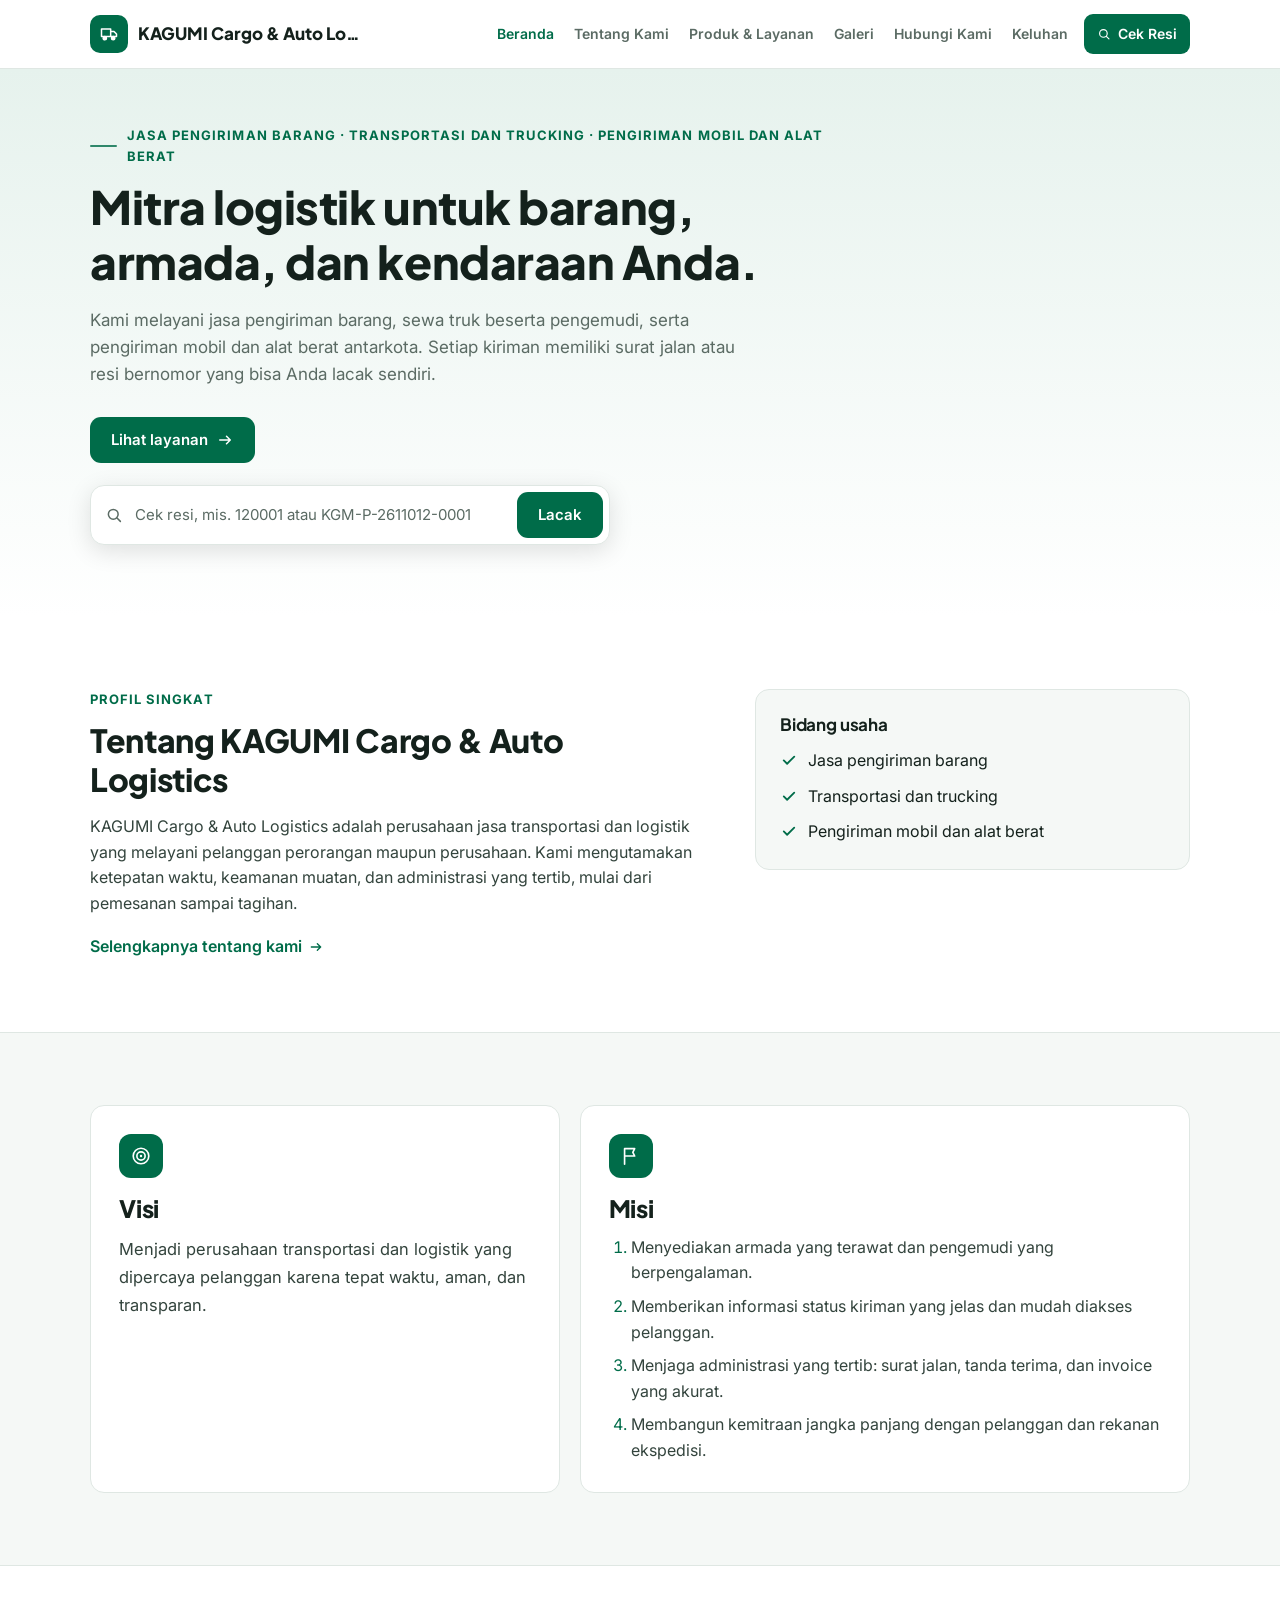
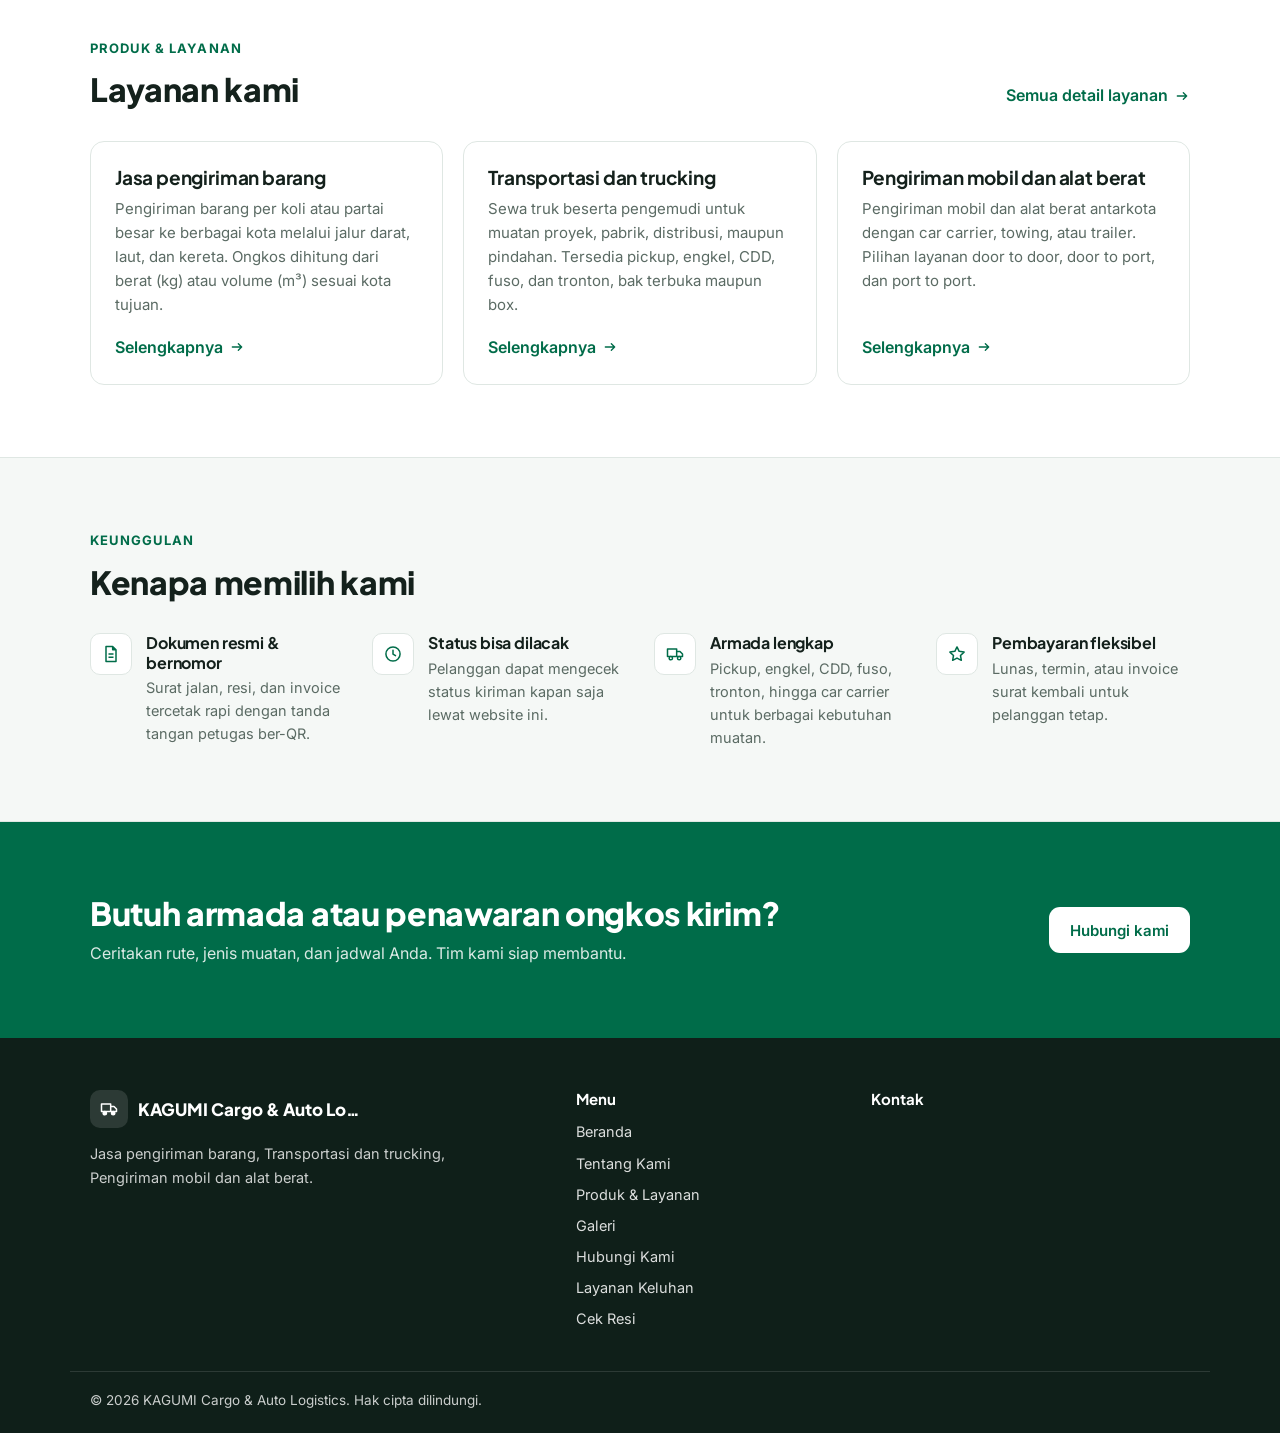
<file: index.html>
<!doctype html>
<html lang="id">
<head>
  <meta charset="utf-8">
  <meta name="viewport" content="width=device-width, initial-scale=1">
  <title>KAGUMI Cargo &amp; Auto Logistics — Jasa Pengiriman Barang, Trucking, Mobil &amp; Alat Berat</title>
  <meta name="description" content="Jasa pengiriman barang, transportasi dan trucking, serta pengiriman mobil dan alat berat. Cek resi kiriman Anda secara online.">
  <meta name="theme-color" content="#006C49">
  <link rel="icon" type="image/png" href="favicon.png">
  <link rel="shortcut icon" href="favicon.ico">
  <link rel="apple-touch-icon" href="apple-touch-icon.png">
  <script>try{var i=localStorage.getItem('kgmWebIkon');if(i)document.querySelectorAll('link[rel="icon"],link[rel="shortcut icon"]').forEach(function(l){l.href=i})}catch(e){}</script>
  <link rel="preconnect" href="https://fonts.googleapis.com">
  <link rel="preconnect" href="https://fonts.gstatic.com" crossorigin>
  <link href="https://fonts.googleapis.com/css2?family=Inter:wght@400;500;600;700&family=Plus+Jakarta+Sans:wght@600;700;800&display=swap" rel="stylesheet">
  <link rel="stylesheet" href="css/style.css?v=4.6.19">
  <script>(function(){try{if(matchMedia('(prefers-reduced-motion: reduce)').matches)return;var d=document.documentElement;d.classList.add('anim');setTimeout(function(){if(!window.__kgmAnim)d.classList.add('anim-off')},3000)}catch(e){}})()</script>
</head>
<body data-page="beranda">
<svg width="0" height="0" style="position:absolute" aria-hidden="true">
  <symbol id="i-truck" viewBox="0 0 24 24"><path d="M3 6h11v9H3zM14 9h4l3 3v3h-7z" fill="none" stroke="currentColor" stroke-width="1.8" stroke-linejoin="round"/><circle cx="7" cy="17" r="2" fill="#fff" stroke="currentColor" stroke-width="1.8"/><circle cx="17" cy="17" r="2" fill="#fff" stroke="currentColor" stroke-width="1.8"/></symbol>
  <symbol id="i-car" viewBox="0 0 24 24"><path d="M4 15v-3l2-5h12l2 5v3M3 15h18v3H3z" fill="none" stroke="currentColor" stroke-width="1.8" stroke-linejoin="round"/><path d="M7 12h10" stroke="currentColor" stroke-width="1.8"/><circle cx="7.5" cy="18" r="1.6" fill="currentColor"/><circle cx="16.5" cy="18" r="1.6" fill="currentColor"/></symbol>
  <symbol id="i-building" viewBox="0 0 24 24"><g fill="none" stroke="currentColor" stroke-width="1.8" stroke-linecap="round" stroke-linejoin="round"><path d="M3 21h18"/><path d="M5 21V5.5a1.5 1.5 0 0 1 1.5-1.5h7A1.5 1.5 0 0 1 15 5.5V21"/><path d="M15 10h3.5a1.5 1.5 0 0 1 1.5 1.5V21"/><path d="M8 8h1M11 8h1M8 11.5h1M11 11.5h1M8 15h1M11 15h1"/><path d="M9 21v-2.5h2V21"/></g></symbol>
  <symbol id="i-box" viewBox="0 0 24 24"><path d="M3 7.5 12 3l9 4.5v9L12 21l-9-4.5z M3 7.5 12 12l9-4.5 M12 12v9" fill="none" stroke="currentColor" stroke-width="1.8" stroke-linejoin="round"/></symbol>
  <symbol id="i-search" viewBox="0 0 24 24"><circle cx="11" cy="11" r="6.5" fill="none" stroke="currentColor" stroke-width="2"/><path d="m16 16 4.5 4.5" stroke="currentColor" stroke-width="2" stroke-linecap="round"/></symbol>
  <symbol id="i-wa" viewBox="0 0 24 24"><path fill="currentColor" d="M12 2.2a9.7 9.7 0 0 0-8.3 14.8L2.4 21.6l4.7-1.2A9.7 9.7 0 1 0 12 2.2zm0 17.7c-1.5 0-3-.4-4.2-1.1l-.3-.2-2.8.7.8-2.7-.2-.3A8 8 0 1 1 12 19.9zm4.4-6c-.2-.1-1.4-.7-1.7-.8-.2-.1-.4-.1-.5.1l-.8 1c-.1.2-.3.2-.5.1a6.6 6.6 0 0 1-3.3-2.9c-.2-.4.2-.4.7-1.3.1-.2 0-.3 0-.4l-.8-1.8c-.2-.5-.4-.4-.5-.4h-.5c-.2 0-.4.1-.6.3-.2.2-.8.8-.8 2s.8 2.3 1 2.5c.1.2 1.6 2.5 3.9 3.5 1.5.6 2 .7 2.8.6.4-.1 1.4-.6 1.6-1.1.2-.5.2-1 .1-1.1l-.1-.3z"/></symbol>
  <symbol id="i-pin" viewBox="0 0 24 24"><path d="M12 21s-6.5-6-6.5-11a6.5 6.5 0 0 1 13 0c0 5-6.5 11-6.5 11z" fill="none" stroke="currentColor" stroke-width="1.8"/><circle cx="12" cy="10" r="2.3" fill="none" stroke="currentColor" stroke-width="1.8"/></symbol>
  <symbol id="i-phone" viewBox="0 0 24 24"><path d="M6.6 3.5 9 3l1.6 4-2 1.3a10 10 0 0 0 5 5L15 11.4l4 1.6-.5 2.4A2 2 0 0 1 16.6 17 13.6 13.6 0 0 1 5 5.4a2 2 0 0 1 1.6-1.9z" fill="none" stroke="currentColor" stroke-width="1.8" stroke-linejoin="round"/></symbol>
  <symbol id="i-mail" viewBox="0 0 24 24"><rect x="3" y="5" width="18" height="14" rx="2" fill="none" stroke="currentColor" stroke-width="1.8"/><path d="m4 7 8 6 8-6" fill="none" stroke="currentColor" stroke-width="1.8"/></symbol>
  <symbol id="i-check" viewBox="0 0 24 24"><path d="m5 12.5 4.5 4.5L19 7.5" fill="none" stroke="currentColor" stroke-width="2.4" stroke-linecap="round" stroke-linejoin="round"/></symbol>
  <symbol id="i-x" viewBox="0 0 24 24"><path d="M7 7l10 10M17 7 7 17" fill="none" stroke="currentColor" stroke-width="2.4" stroke-linecap="round"/></symbol>
  <symbol id="i-doc" viewBox="0 0 24 24"><path d="M6 3h8l4 4v14H6z M14 3v4h4 M9 12h6 M9 16h6" fill="none" stroke="currentColor" stroke-width="1.8" stroke-linejoin="round"/></symbol>
  <symbol id="i-shield" viewBox="0 0 24 24"><path d="M12 3 5 6v5c0 4.5 3 8.3 7 10 4-1.7 7-5.5 7-10V6z" fill="none" stroke="currentColor" stroke-width="1.8" stroke-linejoin="round"/><path d="m9 12 2 2 4-4" fill="none" stroke="currentColor" stroke-width="1.8" stroke-linecap="round" stroke-linejoin="round"/></symbol>
  <symbol id="i-clock" viewBox="0 0 24 24"><circle cx="12" cy="12" r="8.5" fill="none" stroke="currentColor" stroke-width="1.8"/><path d="M12 7.5V12l3 2" fill="none" stroke="currentColor" stroke-width="1.8" stroke-linecap="round"/></symbol>
  <symbol id="i-target" viewBox="0 0 24 24"><circle cx="12" cy="12" r="8.5" fill="none" stroke="currentColor" stroke-width="1.8"/><circle cx="12" cy="12" r="4.5" fill="none" stroke="currentColor" stroke-width="1.8"/><circle cx="12" cy="12" r="1.3" fill="currentColor"/></symbol>
  <symbol id="i-flag" viewBox="0 0 24 24"><path d="M5 21V4M5 4h11l-2 4 2 4H5" fill="none" stroke="currentColor" stroke-width="1.8" stroke-linejoin="round" stroke-linecap="round"/></symbol>
  <symbol id="i-star" viewBox="0 0 24 24"><path d="m12 3.5 2.6 5.3 5.9.9-4.3 4.1 1 5.8L12 16.9l-5.2 2.7 1-5.8-4.3-4.1 5.9-.9z" fill="none" stroke="currentColor" stroke-width="1.8" stroke-linejoin="round"/></symbol>
  <symbol id="i-news" viewBox="0 0 24 24"><path d="M4 5h13v14H6a2 2 0 0 1-2-2zM17 9h3v8a2 2 0 0 1-2 2M7 9h7M7 12.5h7M7 16h4" fill="none" stroke="currentColor" stroke-width="1.8" stroke-linejoin="round"/></symbol>
  <symbol id="i-arrow" viewBox="0 0 24 24"><path d="M5 12h14m-5-5 5 5-5 5" fill="none" stroke="currentColor" stroke-width="2" stroke-linecap="round" stroke-linejoin="round"/></symbol>
  <symbol id="i-send" viewBox="0 0 24 24"><path d="M21 3 10 14M21 3l-7 18-4-7-7-4z" fill="none" stroke="currentColor" stroke-width="1.8" stroke-linejoin="round"/></symbol>
</svg>
<a class="skip" href="#isi">Langsung ke isi</a>
<header class="top">
  <div class="wrap top-in">
    <a class="brand" href="index.html" aria-label="Beranda">
      <span class="brand-mark" data-logo><svg><use href="#i-truck"/></svg></span>
      <span class="brand-name" data-p="companyName">KAGUMI Cargo &amp; Auto Logistics</span>
    </a>
    <nav class="nav" id="nav" aria-label="Menu utama">
      <a href="index.html" data-nav="beranda">Beranda</a>
      <a href="tentang.html" data-nav="tentang">Tentang Kami</a>
      <a href="layanan.html" data-nav="layanan">Produk &amp; Layanan</a>
      <a href="galeri.html" data-nav="galeri">Galeri</a>
      <a href="kontak.html" data-nav="kontak">Hubungi Kami</a>
      <a href="keluhan.html" data-nav="keluhan">Keluhan</a>
      <a href="lacak.html" data-nav="lacak" class="nav-cta"><svg><use href="#i-search"/></svg>Cek Resi</a>
    </nav>
    <button class="menu-btn" id="menuBtn" aria-controls="nav" aria-expanded="false" aria-label="Buka menu"><span></span><span></span><span></span></button>
  </div>
</header>

<main id="isi">
<section class="hero" data-foto="hero">
  <div class="wrap hero-in hero-solo">
    <div class="hero-copy">
      <p class="eyebrow" data-w="bidangUsahaDot">Pengiriman barang · Trucking · Mobil &amp; alat berat</p>
      <h1 data-w="heroJudul"></h1>
      <p class="lead" data-w="heroTeks"></p>
      <div class="hero-cta">
        <a class="btn btn-primary" href="layanan.html">Lihat layanan<svg><use href="#i-arrow"/></svg></a>
        <a class="btn btn-ghost" data-wa data-wa-text="penawaran" hidden><svg><use href="#i-wa"/></svg><span>Minta penawaran</span></a>
      </div>
      <form class="hero-resi" action="lacak.html" method="get" role="search" aria-label="Cek resi">
        <svg aria-hidden="true"><use href="#i-search"/></svg>
        <input name="resi" required maxlength="30" autocomplete="off" autocapitalize="characters" spellcheck="false" placeholder="Cek resi, mis. 120001 atau KGM-P-2611012-0001" aria-label="Nomor resi atau surat jalan">
        <button class="btn btn-primary" type="submit">Lacak</button>
      </form>
    </div>
  </div>
</section>

<section class="sec">
  <div class="wrap split">
    <div>
      <p class="eyebrow">Profil singkat</p>
      <h2>Tentang <span data-p="companyName">KAGUMI Cargo &amp; Auto Logistics</span></h2>
      <div class="prose" data-w="profilSingkat"></div>
      <a class="link-arrow" href="tentang.html">Selengkapnya tentang kami<svg><use href="#i-arrow"/></svg></a>
    </div>
    <div class="biz">
      <h3>Bidang usaha</h3>
      <ul class="biz-list" data-w="bidangUsaha"></ul>
    </div>
  </div>
</section>

<section class="sec sec-alt">
  <div class="wrap vm">
    <div class="vm-card">
      <span class="vm-ico"><svg><use href="#i-target"/></svg></span>
      <h2>Visi</h2>
      <p class="vm-visi" data-w="visi"></p>
    </div>
    <div class="vm-card">
      <span class="vm-ico"><svg><use href="#i-flag"/></svg></span>
      <h2>Misi</h2>
      <ol class="vm-misi" data-w="misi"></ol>
    </div>
  </div>
</section>

<section class="sec">
  <div class="wrap">
    <div class="sec-head row-head">
      <div><p class="eyebrow">Produk &amp; layanan</p><h2>Layanan kami</h2></div>
      <a class="link-arrow" href="layanan.html">Semua detail layanan<svg><use href="#i-arrow"/></svg></a>
    </div>
    <div class="svc-grid" data-w="layananRingkas"></div>
  </div>
</section>

<section class="sec sec-alt">
  <div class="wrap">
    <div class="sec-head"><p class="eyebrow">Keunggulan</p><h2>Kenapa memilih kami</h2></div>
    <div class="why" data-w="keunggulan"></div>
  </div>
</section>

<section class="sec sec-alt" id="galeri" data-section="porto" hidden>
  <div class="wrap">
    <div class="sec-head row-head">
      <div><p class="eyebrow">Galeri</p><h2>Pekerjaan terbaru kami</h2></div>
      <a class="link-arrow" href="galeri.html">Lihat semua galeri<svg><use href="#i-arrow"/></svg></a>
    </div>
    <div class="porto-grid" data-w="portoBeranda"></div>
  </div>
</section>

<section class="sec" id="informasi" data-section="berita" hidden>
  <div class="wrap">
    <div class="sec-head"><p class="eyebrow">Informasi terbaru</p><h2>Kabar dari kami</h2></div>
    <div class="news-grid" data-w="berita"></div>
    <div class="center"><button class="btn btn-ghost" id="newsMore" hidden>Tampilkan semua informasi</button></div>
  </div>
</section>

<section class="sec cta-band">
  <div class="wrap cta-in">
    <div><h2>Butuh armada atau penawaran ongkos kirim?</h2><p>Ceritakan rute, jenis muatan, dan jadwal Anda. Tim kami siap membantu.</p></div>
    <div class="hero-cta"><a class="btn btn-light" href="kontak.html">Hubungi kami</a><a class="btn btn-wa" data-wa data-wa-text="penawaran" hidden><svg><use href="#i-wa"/></svg><span>Chat WhatsApp</span></a></div>
  </div>
</section>

<dialog class="news-dlg" id="newsDlg">
  <form method="dialog"><button class="dlg-x" aria-label="Tutup"><svg><use href="#i-x"/></svg></button></form>
  <time id="newsDlgDate"></time>
  <h2 id="newsDlgTitle"></h2>
  <div class="prose" id="newsDlgBody"></div>
</dialog>
</main>

<footer class="foot">
  <div class="wrap foot-grid">
    <div class="foot-brand">
      <a class="brand" href="index.html"><span class="brand-mark" data-logo><svg><use href="#i-truck"/></svg></span><span class="brand-name" data-p="companyName">KAGUMI Cargo &amp; Auto Logistics</span></a>
      <p data-w="bidangUsahaInline"></p>
    </div>
    <div>
      <h4>Menu</h4>
      <ul><li><a href="index.html">Beranda</a></li><li><a href="tentang.html">Tentang Kami</a></li><li><a href="layanan.html">Produk &amp; Layanan</a></li><li><a href="galeri.html">Galeri</a></li><li><a href="kontak.html">Hubungi Kami</a></li><li><a href="keluhan.html">Layanan Keluhan</a></li><li><a href="lacak.html">Cek Resi</a></li></ul>
    </div>
    <div>
      <h4>Kontak</h4>
      <ul class="foot-contact">
        <li data-row="companyAddress"><span data-p="companyAddress"></span></li>
        <li data-row="companyPhone"><a data-p="companyPhone" data-tel></a></li>
        <li data-row="wa"><a data-wa data-wa-text="footer">WhatsApp <span data-p="waTampil"></span></a></li>
        <li data-row="companyEmail"><a data-p="companyEmail" data-mail></a></li>
      </ul>
    </div>
  </div>
  <div class="wrap foot-bottom"><span>© <span data-year></span> <span data-p="companyName">KAGUMI Cargo &amp; Auto Logistics</span>. Hak cipta dilindungi.</span></div>
</footer>
<a class="wa-float" data-wa data-wa-text="umum" hidden aria-label="Chat WhatsApp"><svg><use href="#i-wa"/></svg></a>

<script src="js/config.js?v=4.6.19"></script>
<script src="js/web.js?v=4.6.19"></script>
</body>
</html>
</file>
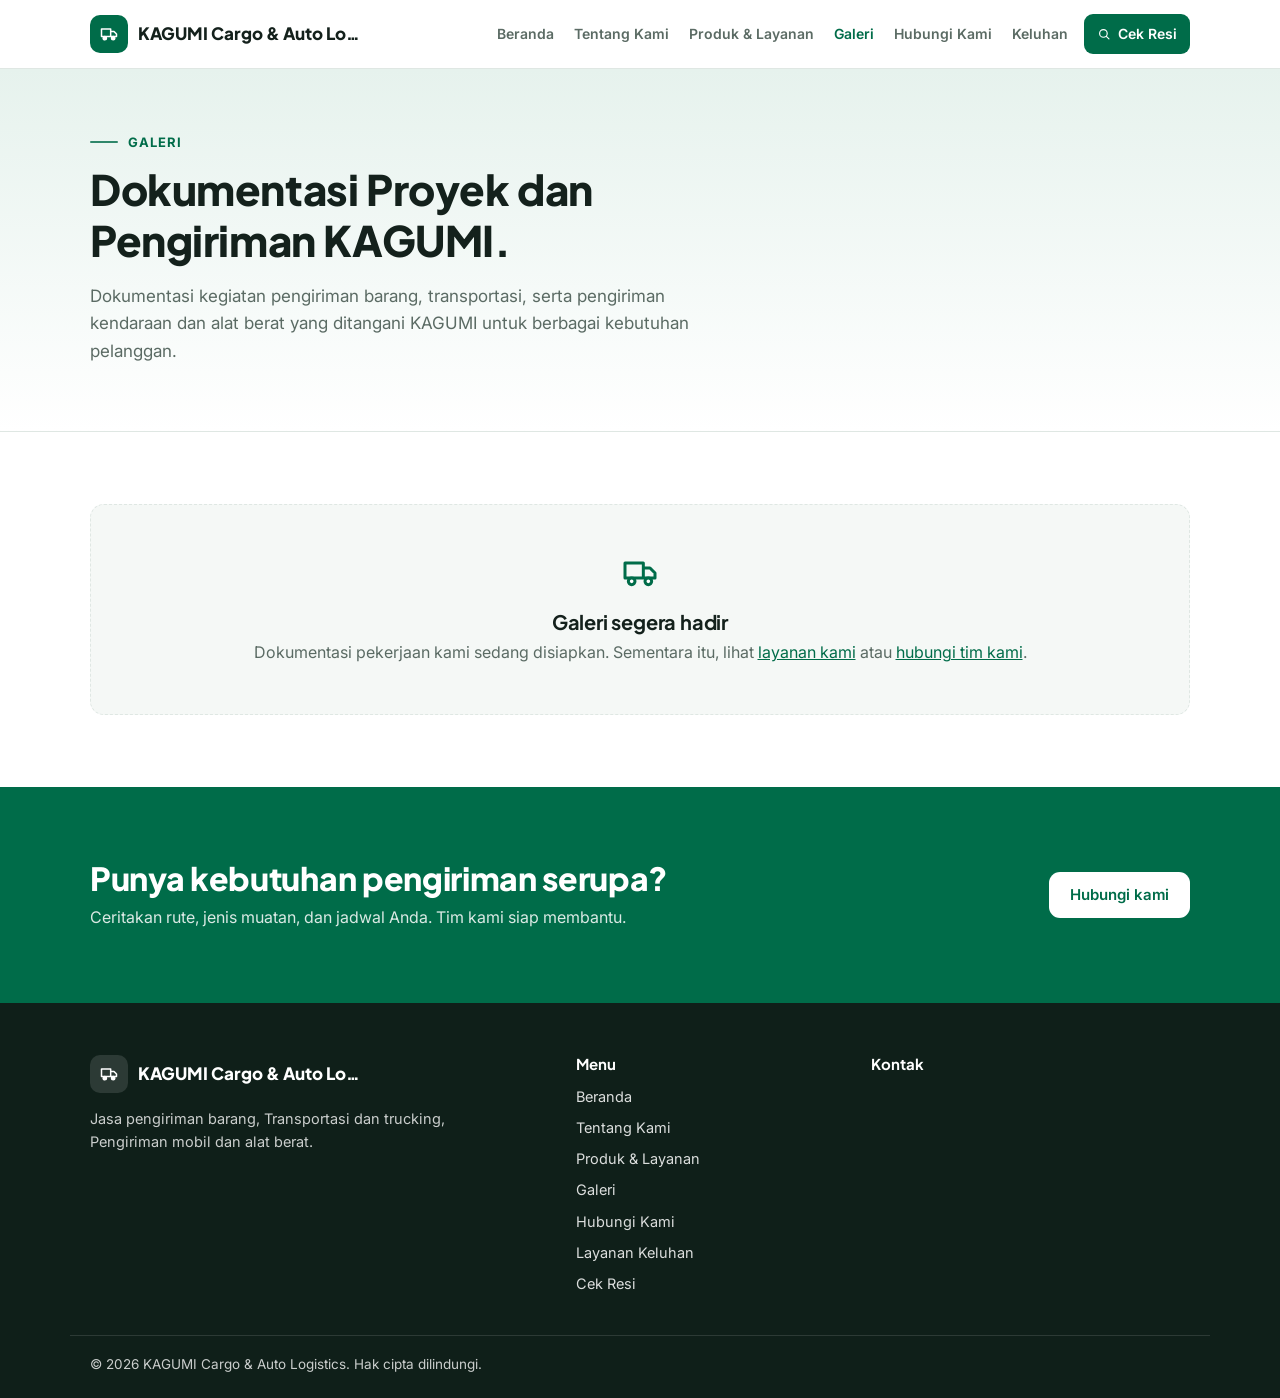
<file: galeri.html>
<!doctype html>
<html lang="id">
<head>
  <meta charset="utf-8">
  <meta name="viewport" content="width=device-width, initial-scale=1">
  <title>Galeri — KAGUMI Cargo &amp; Auto Logistics</title>
  <meta name="description" content="Dokumentasi kegiatan pengiriman barang, transportasi, serta pengiriman kendaraan dan alat berat yang ditangani KAGUMI.">
  <meta name="theme-color" content="#006C49">
  <link rel="icon" type="image/png" href="favicon.png">
  <link rel="shortcut icon" href="favicon.ico">
  <link rel="apple-touch-icon" href="apple-touch-icon.png">
  <script>try{var i=localStorage.getItem('kgmWebIkon');if(i)document.querySelectorAll('link[rel="icon"],link[rel="shortcut icon"]').forEach(function(l){l.href=i})}catch(e){}</script>
  <link rel="preconnect" href="https://fonts.googleapis.com">
  <link rel="preconnect" href="https://fonts.gstatic.com" crossorigin>
  <link href="https://fonts.googleapis.com/css2?family=Inter:wght@400;500;600;700&family=Plus+Jakarta+Sans:wght@600;700;800&display=swap" rel="stylesheet">
  <link rel="stylesheet" href="css/style.css?v=4.6.19">
  <script>(function(){try{if(matchMedia('(prefers-reduced-motion: reduce)').matches)return;var d=document.documentElement;d.classList.add('anim');setTimeout(function(){if(!window.__kgmAnim)d.classList.add('anim-off')},3000)}catch(e){}})()</script>
</head>
<body data-page="galeri">
<svg width="0" height="0" style="position:absolute" aria-hidden="true">
  <symbol id="i-truck" viewBox="0 0 24 24"><path d="M3 6h11v9H3zM14 9h4l3 3v3h-7z" fill="none" stroke="currentColor" stroke-width="1.8" stroke-linejoin="round"/><circle cx="7" cy="17" r="2" fill="#fff" stroke="currentColor" stroke-width="1.8"/><circle cx="17" cy="17" r="2" fill="#fff" stroke="currentColor" stroke-width="1.8"/></symbol>
  <symbol id="i-car" viewBox="0 0 24 24"><path d="M4 15v-3l2-5h12l2 5v3M3 15h18v3H3z" fill="none" stroke="currentColor" stroke-width="1.8" stroke-linejoin="round"/><path d="M7 12h10" stroke="currentColor" stroke-width="1.8"/><circle cx="7.5" cy="18" r="1.6" fill="currentColor"/><circle cx="16.5" cy="18" r="1.6" fill="currentColor"/></symbol>
  <symbol id="i-building" viewBox="0 0 24 24"><g fill="none" stroke="currentColor" stroke-width="1.8" stroke-linecap="round" stroke-linejoin="round"><path d="M3 21h18"/><path d="M5 21V5.5a1.5 1.5 0 0 1 1.5-1.5h7A1.5 1.5 0 0 1 15 5.5V21"/><path d="M15 10h3.5a1.5 1.5 0 0 1 1.5 1.5V21"/><path d="M8 8h1M11 8h1M8 11.5h1M11 11.5h1M8 15h1M11 15h1"/><path d="M9 21v-2.5h2V21"/></g></symbol>
  <symbol id="i-box" viewBox="0 0 24 24"><path d="M3 7.5 12 3l9 4.5v9L12 21l-9-4.5z M3 7.5 12 12l9-4.5 M12 12v9" fill="none" stroke="currentColor" stroke-width="1.8" stroke-linejoin="round"/></symbol>
  <symbol id="i-search" viewBox="0 0 24 24"><circle cx="11" cy="11" r="6.5" fill="none" stroke="currentColor" stroke-width="2"/><path d="m16 16 4.5 4.5" stroke="currentColor" stroke-width="2" stroke-linecap="round"/></symbol>
  <symbol id="i-wa" viewBox="0 0 24 24"><path fill="currentColor" d="M12 2.2a9.7 9.7 0 0 0-8.3 14.8L2.4 21.6l4.7-1.2A9.7 9.7 0 1 0 12 2.2zm0 17.7c-1.5 0-3-.4-4.2-1.1l-.3-.2-2.8.7.8-2.7-.2-.3A8 8 0 1 1 12 19.9zm4.4-6c-.2-.1-1.4-.7-1.7-.8-.2-.1-.4-.1-.5.1l-.8 1c-.1.2-.3.2-.5.1a6.6 6.6 0 0 1-3.3-2.9c-.2-.4.2-.4.7-1.3.1-.2 0-.3 0-.4l-.8-1.8c-.2-.5-.4-.4-.5-.4h-.5c-.2 0-.4.1-.6.3-.2.2-.8.8-.8 2s.8 2.3 1 2.5c.1.2 1.6 2.5 3.9 3.5 1.5.6 2 .7 2.8.6.4-.1 1.4-.6 1.6-1.1.2-.5.2-1 .1-1.1l-.1-.3z"/></symbol>
  <symbol id="i-pin" viewBox="0 0 24 24"><path d="M12 21s-6.5-6-6.5-11a6.5 6.5 0 0 1 13 0c0 5-6.5 11-6.5 11z" fill="none" stroke="currentColor" stroke-width="1.8"/><circle cx="12" cy="10" r="2.3" fill="none" stroke="currentColor" stroke-width="1.8"/></symbol>
  <symbol id="i-phone" viewBox="0 0 24 24"><path d="M6.6 3.5 9 3l1.6 4-2 1.3a10 10 0 0 0 5 5L15 11.4l4 1.6-.5 2.4A2 2 0 0 1 16.6 17 13.6 13.6 0 0 1 5 5.4a2 2 0 0 1 1.6-1.9z" fill="none" stroke="currentColor" stroke-width="1.8" stroke-linejoin="round"/></symbol>
  <symbol id="i-mail" viewBox="0 0 24 24"><rect x="3" y="5" width="18" height="14" rx="2" fill="none" stroke="currentColor" stroke-width="1.8"/><path d="m4 7 8 6 8-6" fill="none" stroke="currentColor" stroke-width="1.8"/></symbol>
  <symbol id="i-check" viewBox="0 0 24 24"><path d="m5 12.5 4.5 4.5L19 7.5" fill="none" stroke="currentColor" stroke-width="2.4" stroke-linecap="round" stroke-linejoin="round"/></symbol>
  <symbol id="i-x" viewBox="0 0 24 24"><path d="M7 7l10 10M17 7 7 17" fill="none" stroke="currentColor" stroke-width="2.4" stroke-linecap="round"/></symbol>
  <symbol id="i-doc" viewBox="0 0 24 24"><path d="M6 3h8l4 4v14H6z M14 3v4h4 M9 12h6 M9 16h6" fill="none" stroke="currentColor" stroke-width="1.8" stroke-linejoin="round"/></symbol>
  <symbol id="i-shield" viewBox="0 0 24 24"><path d="M12 3 5 6v5c0 4.5 3 8.3 7 10 4-1.7 7-5.5 7-10V6z" fill="none" stroke="currentColor" stroke-width="1.8" stroke-linejoin="round"/><path d="m9 12 2 2 4-4" fill="none" stroke="currentColor" stroke-width="1.8" stroke-linecap="round" stroke-linejoin="round"/></symbol>
  <symbol id="i-clock" viewBox="0 0 24 24"><circle cx="12" cy="12" r="8.5" fill="none" stroke="currentColor" stroke-width="1.8"/><path d="M12 7.5V12l3 2" fill="none" stroke="currentColor" stroke-width="1.8" stroke-linecap="round"/></symbol>
  <symbol id="i-target" viewBox="0 0 24 24"><circle cx="12" cy="12" r="8.5" fill="none" stroke="currentColor" stroke-width="1.8"/><circle cx="12" cy="12" r="4.5" fill="none" stroke="currentColor" stroke-width="1.8"/><circle cx="12" cy="12" r="1.3" fill="currentColor"/></symbol>
  <symbol id="i-flag" viewBox="0 0 24 24"><path d="M5 21V4M5 4h11l-2 4 2 4H5" fill="none" stroke="currentColor" stroke-width="1.8" stroke-linejoin="round" stroke-linecap="round"/></symbol>
  <symbol id="i-star" viewBox="0 0 24 24"><path d="m12 3.5 2.6 5.3 5.9.9-4.3 4.1 1 5.8L12 16.9l-5.2 2.7 1-5.8-4.3-4.1 5.9-.9z" fill="none" stroke="currentColor" stroke-width="1.8" stroke-linejoin="round"/></symbol>
  <symbol id="i-news" viewBox="0 0 24 24"><path d="M4 5h13v14H6a2 2 0 0 1-2-2zM17 9h3v8a2 2 0 0 1-2 2M7 9h7M7 12.5h7M7 16h4" fill="none" stroke="currentColor" stroke-width="1.8" stroke-linejoin="round"/></symbol>
  <symbol id="i-arrow" viewBox="0 0 24 24"><path d="M5 12h14m-5-5 5 5-5 5" fill="none" stroke="currentColor" stroke-width="2" stroke-linecap="round" stroke-linejoin="round"/></symbol>
  <symbol id="i-send" viewBox="0 0 24 24"><path d="M21 3 10 14M21 3l-7 18-4-7-7-4z" fill="none" stroke="currentColor" stroke-width="1.8" stroke-linejoin="round"/></symbol>
</svg>
<a class="skip" href="#isi">Langsung ke isi</a>
<header class="top">
  <div class="wrap top-in">
    <a class="brand" href="index.html" aria-label="Beranda">
      <span class="brand-mark" data-logo><svg><use href="#i-truck"/></svg></span>
      <span class="brand-name" data-p="companyName">KAGUMI Cargo &amp; Auto Logistics</span>
    </a>
    <nav class="nav" id="nav" aria-label="Menu utama">
      <a href="index.html" data-nav="beranda">Beranda</a>
      <a href="tentang.html" data-nav="tentang">Tentang Kami</a>
      <a href="layanan.html" data-nav="layanan">Produk &amp; Layanan</a>
      <a href="galeri.html" data-nav="galeri">Galeri</a>
      <a href="kontak.html" data-nav="kontak">Hubungi Kami</a>
      <a href="keluhan.html" data-nav="keluhan">Keluhan</a>
      <a href="lacak.html" data-nav="lacak" class="nav-cta"><svg><use href="#i-search"/></svg>Cek Resi</a>
    </nav>
    <button class="menu-btn" id="menuBtn" aria-controls="nav" aria-expanded="false" aria-label="Buka menu"><span></span><span></span><span></span></button>
  </div>
</header>

<main id="isi">
<section class="page-hero">
  <div class="wrap">
    <p class="eyebrow" data-w="galeriLabel">Galeri</p>
    <h1 data-w="galeriJudul">Dokumentasi Proyek dan Pengiriman KAGUMI.</h1>
    <p class="lead" data-w="galeriTeks">Dokumentasi kegiatan pengiriman barang, transportasi, serta pengiriman kendaraan dan alat berat yang ditangani KAGUMI untuk berbagai kebutuhan pelanggan.</p>
    <nav class="subnav porto-filter" aria-label="Kategori galeri" data-w="portoFilter"></nav>
  </div>
</section>
<section class="sec">
  <div class="wrap">
    <div class="porto-grid" data-w="portoGrid"></div>
  </div>
</section>
<section class="sec cta-band">
  <div class="wrap cta-in">
    <div><h2>Punya kebutuhan pengiriman serupa?</h2><p>Ceritakan rute, jenis muatan, dan jadwal Anda. Tim kami siap membantu.</p></div>
    <div class="hero-cta"><a class="btn btn-light" href="kontak.html">Hubungi kami</a><a class="btn btn-wa" data-wa data-wa-text="penawaran" hidden><svg><use href="#i-wa"/></svg><span>Chat WhatsApp</span></a></div>
  </div>
</section>

<dialog class="porto-dlg" id="portoDlg" aria-labelledby="portoDlgTitle">
  <form method="dialog"><button class="dlg-x" aria-label="Tutup"><svg><use href="#i-x"/></svg></button></form>
  <div class="porto-dlg-img" id="portoDlgImg"></div>
  <div class="porto-dlg-tx">
    <span class="porto-kat" id="portoDlgKat"></span>
    <h2 id="portoDlgTitle"></h2>
    <p class="porto-meta" id="portoDlgMeta"></p>
    <div class="prose" id="portoDlgBody"></div>
  </div>
</dialog>
</main>

<footer class="foot">
  <div class="wrap foot-grid">
    <div class="foot-brand">
      <a class="brand" href="index.html"><span class="brand-mark" data-logo><svg><use href="#i-truck"/></svg></span><span class="brand-name" data-p="companyName">KAGUMI Cargo &amp; Auto Logistics</span></a>
      <p data-w="bidangUsahaInline"></p>
    </div>
    <div>
      <h4>Menu</h4>
      <ul><li><a href="index.html">Beranda</a></li><li><a href="tentang.html">Tentang Kami</a></li><li><a href="layanan.html">Produk &amp; Layanan</a></li><li><a href="galeri.html">Galeri</a></li><li><a href="kontak.html">Hubungi Kami</a></li><li><a href="keluhan.html">Layanan Keluhan</a></li><li><a href="lacak.html">Cek Resi</a></li></ul>
    </div>
    <div>
      <h4>Kontak</h4>
      <ul class="foot-contact">
        <li data-row="companyAddress"><span data-p="companyAddress"></span></li>
        <li data-row="companyPhone"><a data-p="companyPhone" data-tel></a></li>
        <li data-row="wa"><a data-wa data-wa-text="footer">WhatsApp <span data-p="waTampil"></span></a></li>
        <li data-row="companyEmail"><a data-p="companyEmail" data-mail></a></li>
      </ul>
    </div>
  </div>
  <div class="wrap foot-bottom"><span>© <span data-year></span> <span data-p="companyName">KAGUMI Cargo &amp; Auto Logistics</span>. Hak cipta dilindungi.</span></div>
</footer>
<a class="wa-float" data-wa data-wa-text="umum" hidden aria-label="Chat WhatsApp"><svg><use href="#i-wa"/></svg></a>

<script src="js/config.js?v=4.6.19"></script>
<script src="js/web.js?v=4.6.19"></script>
</body>
</html>
</file>
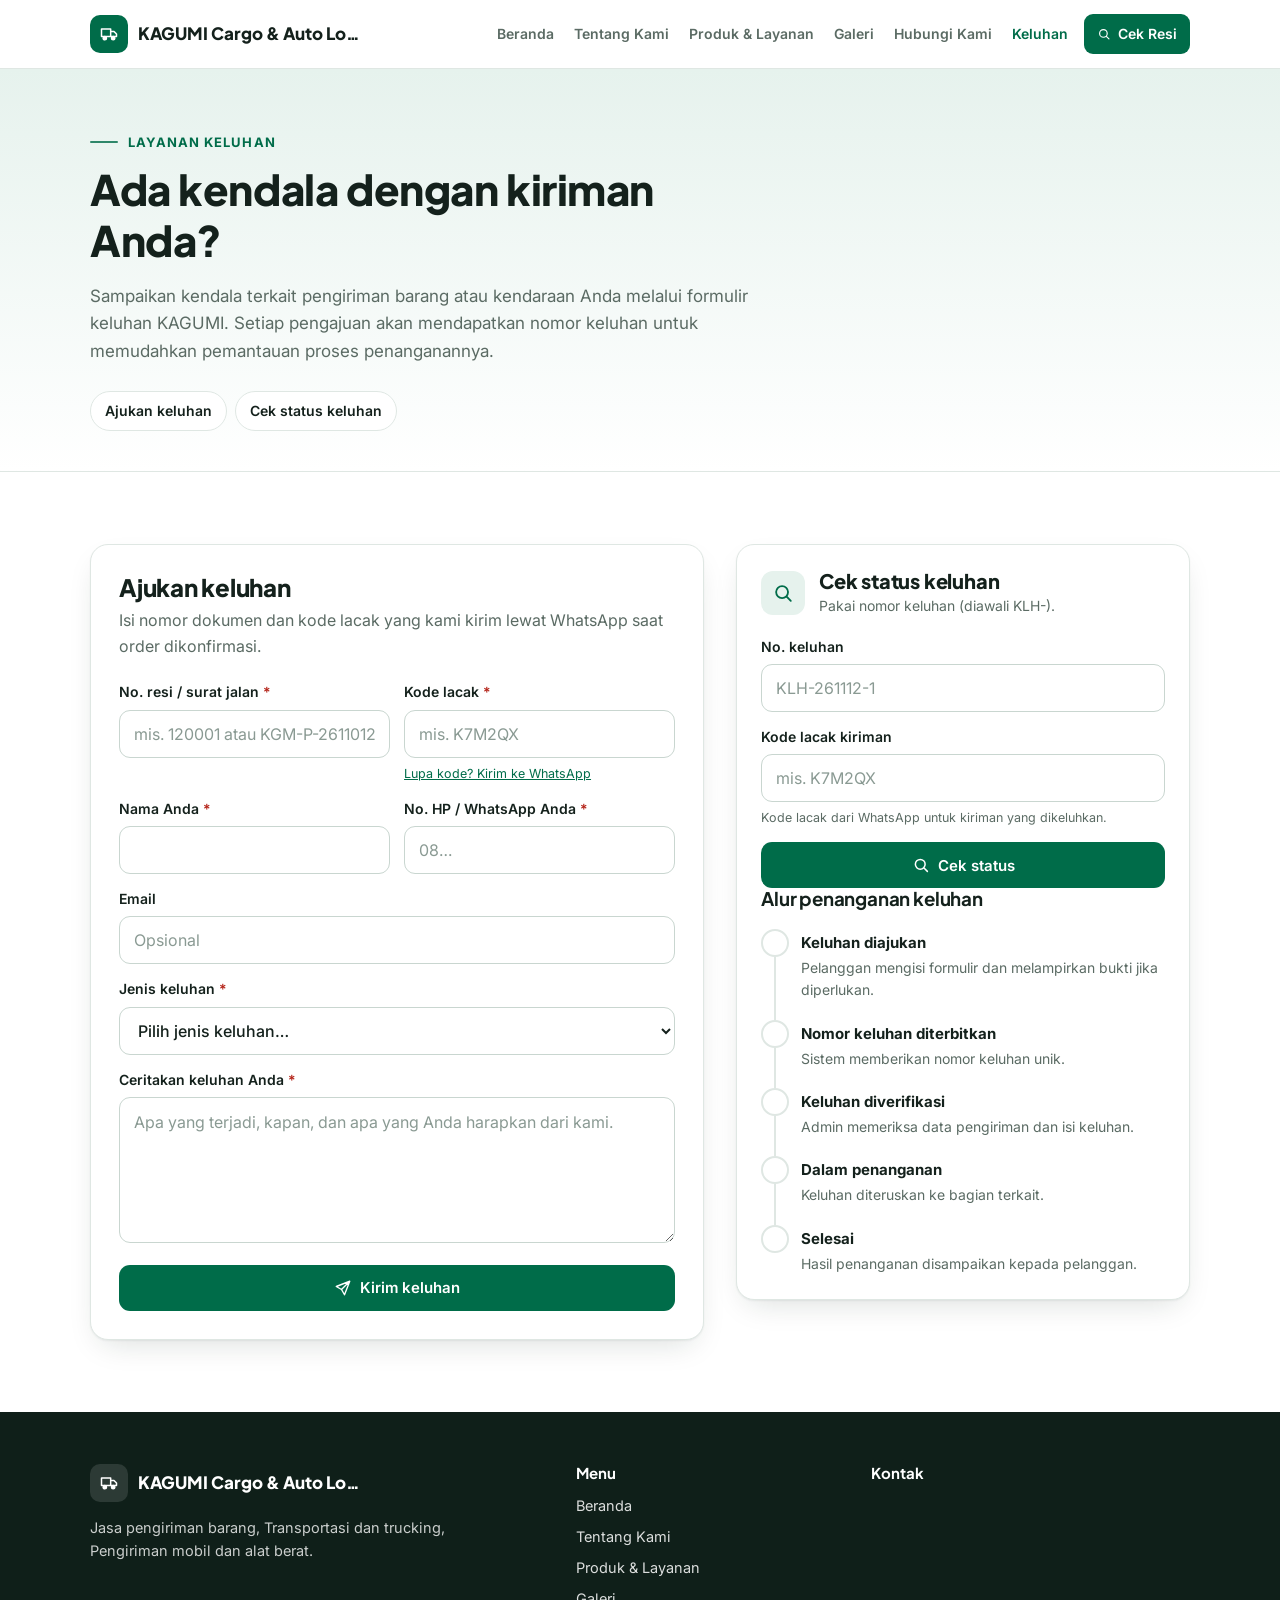
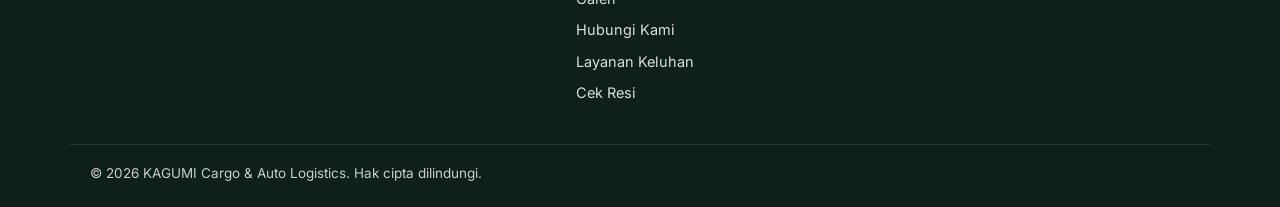
<file: keluhan.html>
<!doctype html>
<html lang="id">
<head>
  <meta charset="utf-8">
  <meta name="viewport" content="width=device-width, initial-scale=1">
  <title>Layanan Keluhan — KAGUMI Cargo &amp; Auto Logistics</title>
  <meta name="description" content="Ajukan keluhan atas kiriman Anda dan pantau status penanganannya dengan nomor keluhan.">
  <meta name="theme-color" content="#006C49">
  <link rel="icon" type="image/png" href="favicon.png">
  <link rel="shortcut icon" href="favicon.ico">
  <link rel="apple-touch-icon" href="apple-touch-icon.png">
  <script>try{var i=localStorage.getItem('kgmWebIkon');if(i)document.querySelectorAll('link[rel="icon"],link[rel="shortcut icon"]').forEach(function(l){l.href=i})}catch(e){}</script>
  <link rel="preconnect" href="https://fonts.googleapis.com">
  <link rel="preconnect" href="https://fonts.gstatic.com" crossorigin>
  <link href="https://fonts.googleapis.com/css2?family=Inter:wght@400;500;600;700&family=Plus+Jakarta+Sans:wght@600;700;800&display=swap" rel="stylesheet">
  <link rel="stylesheet" href="css/style.css?v=4.6.19">
  <script>(function(){try{if(matchMedia('(prefers-reduced-motion: reduce)').matches)return;var d=document.documentElement;d.classList.add('anim');setTimeout(function(){if(!window.__kgmAnim)d.classList.add('anim-off')},3000)}catch(e){}})()</script>
</head>
<body data-page="keluhan">
<svg width="0" height="0" style="position:absolute" aria-hidden="true">
  <symbol id="i-truck" viewBox="0 0 24 24"><path d="M3 6h11v9H3zM14 9h4l3 3v3h-7z" fill="none" stroke="currentColor" stroke-width="1.8" stroke-linejoin="round"/><circle cx="7" cy="17" r="2" fill="#fff" stroke="currentColor" stroke-width="1.8"/><circle cx="17" cy="17" r="2" fill="#fff" stroke="currentColor" stroke-width="1.8"/></symbol>
  <symbol id="i-car" viewBox="0 0 24 24"><path d="M4 15v-3l2-5h12l2 5v3M3 15h18v3H3z" fill="none" stroke="currentColor" stroke-width="1.8" stroke-linejoin="round"/><path d="M7 12h10" stroke="currentColor" stroke-width="1.8"/><circle cx="7.5" cy="18" r="1.6" fill="currentColor"/><circle cx="16.5" cy="18" r="1.6" fill="currentColor"/></symbol>
  <symbol id="i-building" viewBox="0 0 24 24"><g fill="none" stroke="currentColor" stroke-width="1.8" stroke-linecap="round" stroke-linejoin="round"><path d="M3 21h18"/><path d="M5 21V5.5a1.5 1.5 0 0 1 1.5-1.5h7A1.5 1.5 0 0 1 15 5.5V21"/><path d="M15 10h3.5a1.5 1.5 0 0 1 1.5 1.5V21"/><path d="M8 8h1M11 8h1M8 11.5h1M11 11.5h1M8 15h1M11 15h1"/><path d="M9 21v-2.5h2V21"/></g></symbol>
  <symbol id="i-box" viewBox="0 0 24 24"><path d="M3 7.5 12 3l9 4.5v9L12 21l-9-4.5z M3 7.5 12 12l9-4.5 M12 12v9" fill="none" stroke="currentColor" stroke-width="1.8" stroke-linejoin="round"/></symbol>
  <symbol id="i-search" viewBox="0 0 24 24"><circle cx="11" cy="11" r="6.5" fill="none" stroke="currentColor" stroke-width="2"/><path d="m16 16 4.5 4.5" stroke="currentColor" stroke-width="2" stroke-linecap="round"/></symbol>
  <symbol id="i-wa" viewBox="0 0 24 24"><path fill="currentColor" d="M12 2.2a9.7 9.7 0 0 0-8.3 14.8L2.4 21.6l4.7-1.2A9.7 9.7 0 1 0 12 2.2zm0 17.7c-1.5 0-3-.4-4.2-1.1l-.3-.2-2.8.7.8-2.7-.2-.3A8 8 0 1 1 12 19.9zm4.4-6c-.2-.1-1.4-.7-1.7-.8-.2-.1-.4-.1-.5.1l-.8 1c-.1.2-.3.2-.5.1a6.6 6.6 0 0 1-3.3-2.9c-.2-.4.2-.4.7-1.3.1-.2 0-.3 0-.4l-.8-1.8c-.2-.5-.4-.4-.5-.4h-.5c-.2 0-.4.1-.6.3-.2.2-.8.8-.8 2s.8 2.3 1 2.5c.1.2 1.6 2.5 3.9 3.5 1.5.6 2 .7 2.8.6.4-.1 1.4-.6 1.6-1.1.2-.5.2-1 .1-1.1l-.1-.3z"/></symbol>
  <symbol id="i-pin" viewBox="0 0 24 24"><path d="M12 21s-6.5-6-6.5-11a6.5 6.5 0 0 1 13 0c0 5-6.5 11-6.5 11z" fill="none" stroke="currentColor" stroke-width="1.8"/><circle cx="12" cy="10" r="2.3" fill="none" stroke="currentColor" stroke-width="1.8"/></symbol>
  <symbol id="i-phone" viewBox="0 0 24 24"><path d="M6.6 3.5 9 3l1.6 4-2 1.3a10 10 0 0 0 5 5L15 11.4l4 1.6-.5 2.4A2 2 0 0 1 16.6 17 13.6 13.6 0 0 1 5 5.4a2 2 0 0 1 1.6-1.9z" fill="none" stroke="currentColor" stroke-width="1.8" stroke-linejoin="round"/></symbol>
  <symbol id="i-mail" viewBox="0 0 24 24"><rect x="3" y="5" width="18" height="14" rx="2" fill="none" stroke="currentColor" stroke-width="1.8"/><path d="m4 7 8 6 8-6" fill="none" stroke="currentColor" stroke-width="1.8"/></symbol>
  <symbol id="i-check" viewBox="0 0 24 24"><path d="m5 12.5 4.5 4.5L19 7.5" fill="none" stroke="currentColor" stroke-width="2.4" stroke-linecap="round" stroke-linejoin="round"/></symbol>
  <symbol id="i-x" viewBox="0 0 24 24"><path d="M7 7l10 10M17 7 7 17" fill="none" stroke="currentColor" stroke-width="2.4" stroke-linecap="round"/></symbol>
  <symbol id="i-doc" viewBox="0 0 24 24"><path d="M6 3h8l4 4v14H6z M14 3v4h4 M9 12h6 M9 16h6" fill="none" stroke="currentColor" stroke-width="1.8" stroke-linejoin="round"/></symbol>
  <symbol id="i-shield" viewBox="0 0 24 24"><path d="M12 3 5 6v5c0 4.5 3 8.3 7 10 4-1.7 7-5.5 7-10V6z" fill="none" stroke="currentColor" stroke-width="1.8" stroke-linejoin="round"/><path d="m9 12 2 2 4-4" fill="none" stroke="currentColor" stroke-width="1.8" stroke-linecap="round" stroke-linejoin="round"/></symbol>
  <symbol id="i-clock" viewBox="0 0 24 24"><circle cx="12" cy="12" r="8.5" fill="none" stroke="currentColor" stroke-width="1.8"/><path d="M12 7.5V12l3 2" fill="none" stroke="currentColor" stroke-width="1.8" stroke-linecap="round"/></symbol>
  <symbol id="i-target" viewBox="0 0 24 24"><circle cx="12" cy="12" r="8.5" fill="none" stroke="currentColor" stroke-width="1.8"/><circle cx="12" cy="12" r="4.5" fill="none" stroke="currentColor" stroke-width="1.8"/><circle cx="12" cy="12" r="1.3" fill="currentColor"/></symbol>
  <symbol id="i-flag" viewBox="0 0 24 24"><path d="M5 21V4M5 4h11l-2 4 2 4H5" fill="none" stroke="currentColor" stroke-width="1.8" stroke-linejoin="round" stroke-linecap="round"/></symbol>
  <symbol id="i-star" viewBox="0 0 24 24"><path d="m12 3.5 2.6 5.3 5.9.9-4.3 4.1 1 5.8L12 16.9l-5.2 2.7 1-5.8-4.3-4.1 5.9-.9z" fill="none" stroke="currentColor" stroke-width="1.8" stroke-linejoin="round"/></symbol>
  <symbol id="i-news" viewBox="0 0 24 24"><path d="M4 5h13v14H6a2 2 0 0 1-2-2zM17 9h3v8a2 2 0 0 1-2 2M7 9h7M7 12.5h7M7 16h4" fill="none" stroke="currentColor" stroke-width="1.8" stroke-linejoin="round"/></symbol>
  <symbol id="i-arrow" viewBox="0 0 24 24"><path d="M5 12h14m-5-5 5 5-5 5" fill="none" stroke="currentColor" stroke-width="2" stroke-linecap="round" stroke-linejoin="round"/></symbol>
  <symbol id="i-send" viewBox="0 0 24 24"><path d="M21 3 10 14M21 3l-7 18-4-7-7-4z" fill="none" stroke="currentColor" stroke-width="1.8" stroke-linejoin="round"/></symbol>
</svg>
<a class="skip" href="#isi">Langsung ke isi</a>
<header class="top">
  <div class="wrap top-in">
    <a class="brand" href="index.html" aria-label="Beranda">
      <span class="brand-mark" data-logo><svg><use href="#i-truck"/></svg></span>
      <span class="brand-name" data-p="companyName">KAGUMI Cargo &amp; Auto Logistics</span>
    </a>
    <nav class="nav" id="nav" aria-label="Menu utama">
      <a href="index.html" data-nav="beranda">Beranda</a>
      <a href="tentang.html" data-nav="tentang">Tentang Kami</a>
      <a href="layanan.html" data-nav="layanan">Produk &amp; Layanan</a>
      <a href="galeri.html" data-nav="galeri">Galeri</a>
      <a href="kontak.html" data-nav="kontak">Hubungi Kami</a>
      <a href="keluhan.html" data-nav="keluhan">Keluhan</a>
      <a href="lacak.html" data-nav="lacak" class="nav-cta"><svg><use href="#i-search"/></svg>Cek Resi</a>
    </nav>
    <button class="menu-btn" id="menuBtn" aria-controls="nav" aria-expanded="false" aria-label="Buka menu"><span></span><span></span><span></span></button>
  </div>
</header>

<main id="isi">
<section class="page-hero" data-foto="kontak">
  <div class="wrap">
    <p class="eyebrow" data-w="keluhanLabel">Layanan keluhan</p>
    <h1 data-w="keluhanJudul">Ada kendala dengan kiriman Anda?</h1>
    <p class="lead" data-w="keluhanTeks">Sampaikan kendala terkait pengiriman barang atau kendaraan Anda melalui formulir keluhan KAGUMI. Setiap pengajuan akan mendapatkan nomor keluhan untuk memudahkan pemantauan proses penanganannya.</p>
    <nav class="subnav" aria-label="Bagian halaman"><a href="#ajukan">Ajukan keluhan</a><a href="#status">Cek status keluhan</a></nav>
  </div>
</section>

<section class="sec">
  <div class="wrap klh-wrap">
    <div class="form-card" id="ajukan">
      <h2>Ajukan keluhan</h2>
      <p class="muted">Isi nomor dokumen dan kode lacak yang kami kirim lewat WhatsApp saat order dikonfirmasi.</p>
      <form id="kForm" novalidate>
        <div class="hp-trap" aria-hidden="true"><label>Situs web <input name="situs" tabindex="-1" autocomplete="off"></label></div>
        <div class="fld-2">
          <label class="fld"><span>No. resi / surat jalan <i>*</i></span><input name="NoResi" id="kResi" autocapitalize="characters" spellcheck="false" maxlength="30" placeholder="mis. 120001 atau KGM-P-2611012-0001"></label>
          <label class="fld"><span>Kode lacak <i>*</i></span><input name="KodeLacak" autocapitalize="characters" spellcheck="false" autocomplete="off" maxlength="8" placeholder="mis. K7M2QX"><small><button type="button" class="link-btn" data-kirim-kode="#kResi">Lupa kode? Kirim ke WhatsApp</button></small></label>
        </div>
        <div class="fld-2">
          <label class="fld"><span>Nama Anda <i>*</i></span><input name="NamaPelapor" maxlength="80" autocomplete="name"></label>
          <label class="fld"><span>No. HP / WhatsApp Anda <i>*</i></span><input name="HPPelapor" inputmode="tel" maxlength="25" autocomplete="tel" placeholder="08…"></label>
        </div>
        <label class="fld"><span>Email</span><input name="EmailPelapor" type="email" maxlength="120" autocomplete="email" placeholder="Opsional"></label>
        <label class="fld"><span>Jenis keluhan <i>*</i></span><select name="Kategori">
          <option value="">Pilih jenis keluhan…</option><option>Keterlambatan</option><option>Barang rusak</option><option>Barang hilang / kurang</option>
          <option>Kendaraan lecet / rusak</option><option>Pelayanan sopir / petugas</option><option>Tagihan / pembayaran</option>
          <option>Dokumen (surat jalan, resi, invoice)</option><option>Lainnya</option></select></label>
        <label class="fld"><span>Ceritakan keluhan Anda <i>*</i></span><textarea name="Deskripsi" rows="5" maxlength="3000" placeholder="Apa yang terjadi, kapan, dan apa yang Anda harapkan dari kami."></textarea></label>
        <button class="btn btn-primary btn-block" id="kBtn" type="submit"><svg><use href="#i-send"/></svg><span>Kirim keluhan</span></button>
        <p class="t-msg" id="kMsg" role="alert" hidden></p>
      </form>
      <div class="q-done" id="kDone" hidden>
        <span class="done-ico"><svg><use href="#i-check"/></svg></span>
        <h3>Keluhan Anda sudah kami terima.</h3>
        <p class="muted">Simpan nomor keluhan berikut untuk memantau penanganannya:</p>
        <p class="klh-no" id="kNo"></p>
        <a class="btn btn-wa" id="kWa" hidden target="_blank" rel="noopener"><svg><use href="#i-wa"/></svg><span>Konfirmasi via WhatsApp</span></a>
        <a class="btn btn-ghost" href="#status" id="kKeStatus">Cek status keluhan</a>
      </div>
    </div>

    <div class="track-card" id="status">
      <div class="track-head">
        <span class="track-ico"><svg><use href="#i-search"/></svg></span>
        <div><h2>Cek status keluhan</h2><p>Pakai nomor keluhan (diawali KLH-).</p></div>
      </div>
      <form id="sForm" novalidate>
        <label class="fld"><span>No. keluhan</span><input id="sNo" autocapitalize="characters" spellcheck="false" maxlength="30" placeholder="KLH-261112-1"></label>
        <label class="fld"><span>Kode lacak kiriman</span><input id="sKode" autocapitalize="characters" spellcheck="false" autocomplete="off" maxlength="8" placeholder="mis. K7M2QX"><small>Kode lacak dari WhatsApp untuk kiriman yang dikeluhkan.</small></label>
        <button class="btn btn-primary btn-block" id="sBtn" type="submit"><svg><use href="#i-search"/></svg><span>Cek status</span></button>
        <p class="t-msg" id="sMsg" role="alert" hidden></p>
      </form>
      <div class="alur-klh">
        <h3>Alur penanganan keluhan</h3>
        <ol class="steps">
          <li class="step"><span class="dot">1</span><div><b>Keluhan diajukan</b><span class="muted" style="display:block;font-size:14px">Pelanggan mengisi formulir dan melampirkan bukti jika diperlukan.</span></div></li>
          <li class="step"><span class="dot">2</span><div><b>Nomor keluhan diterbitkan</b><span class="muted" style="display:block;font-size:14px">Sistem memberikan nomor keluhan unik.</span></div></li>
          <li class="step"><span class="dot">3</span><div><b>Keluhan diverifikasi</b><span class="muted" style="display:block;font-size:14px">Admin memeriksa data pengiriman dan isi keluhan.</span></div></li>
          <li class="step"><span class="dot">4</span><div><b>Dalam penanganan</b><span class="muted" style="display:block;font-size:14px">Keluhan diteruskan ke bagian terkait.</span></div></li>
          <li class="step"><span class="dot">5</span><div><b>Selesai</b><span class="muted" style="display:block;font-size:14px">Hasil penanganan disampaikan kepada pelanggan.</span></div></li>
        </ol>
      </div>
      <div class="t-result" id="sResult" hidden aria-live="polite"></div>
    </div>
  </div>
</section>
</main>

<footer class="foot">
  <div class="wrap foot-grid">
    <div class="foot-brand">
      <a class="brand" href="index.html"><span class="brand-mark" data-logo><svg><use href="#i-truck"/></svg></span><span class="brand-name" data-p="companyName">KAGUMI Cargo &amp; Auto Logistics</span></a>
      <p data-w="bidangUsahaInline"></p>
    </div>
    <div>
      <h4>Menu</h4>
      <ul><li><a href="index.html">Beranda</a></li><li><a href="tentang.html">Tentang Kami</a></li><li><a href="layanan.html">Produk &amp; Layanan</a></li><li><a href="galeri.html">Galeri</a></li><li><a href="kontak.html">Hubungi Kami</a></li><li><a href="keluhan.html">Layanan Keluhan</a></li><li><a href="lacak.html">Cek Resi</a></li></ul>
    </div>
    <div>
      <h4>Kontak</h4>
      <ul class="foot-contact">
        <li data-row="companyAddress"><span data-p="companyAddress"></span></li>
        <li data-row="companyPhone"><a data-p="companyPhone" data-tel></a></li>
        <li data-row="wa"><a data-wa data-wa-text="footer">WhatsApp <span data-p="waTampil"></span></a></li>
        <li data-row="companyEmail"><a data-p="companyEmail" data-mail></a></li>
      </ul>
    </div>
  </div>
  <div class="wrap foot-bottom"><span>© <span data-year></span> <span data-p="companyName">KAGUMI Cargo &amp; Auto Logistics</span>. Hak cipta dilindungi.</span></div>
</footer>
<a class="wa-float" data-wa data-wa-text="umum" hidden aria-label="Chat WhatsApp"><svg><use href="#i-wa"/></svg></a>

<script src="js/config.js?v=4.6.19"></script>
<script src="js/web.js?v=4.6.19"></script>
</body>
</html>
</file>
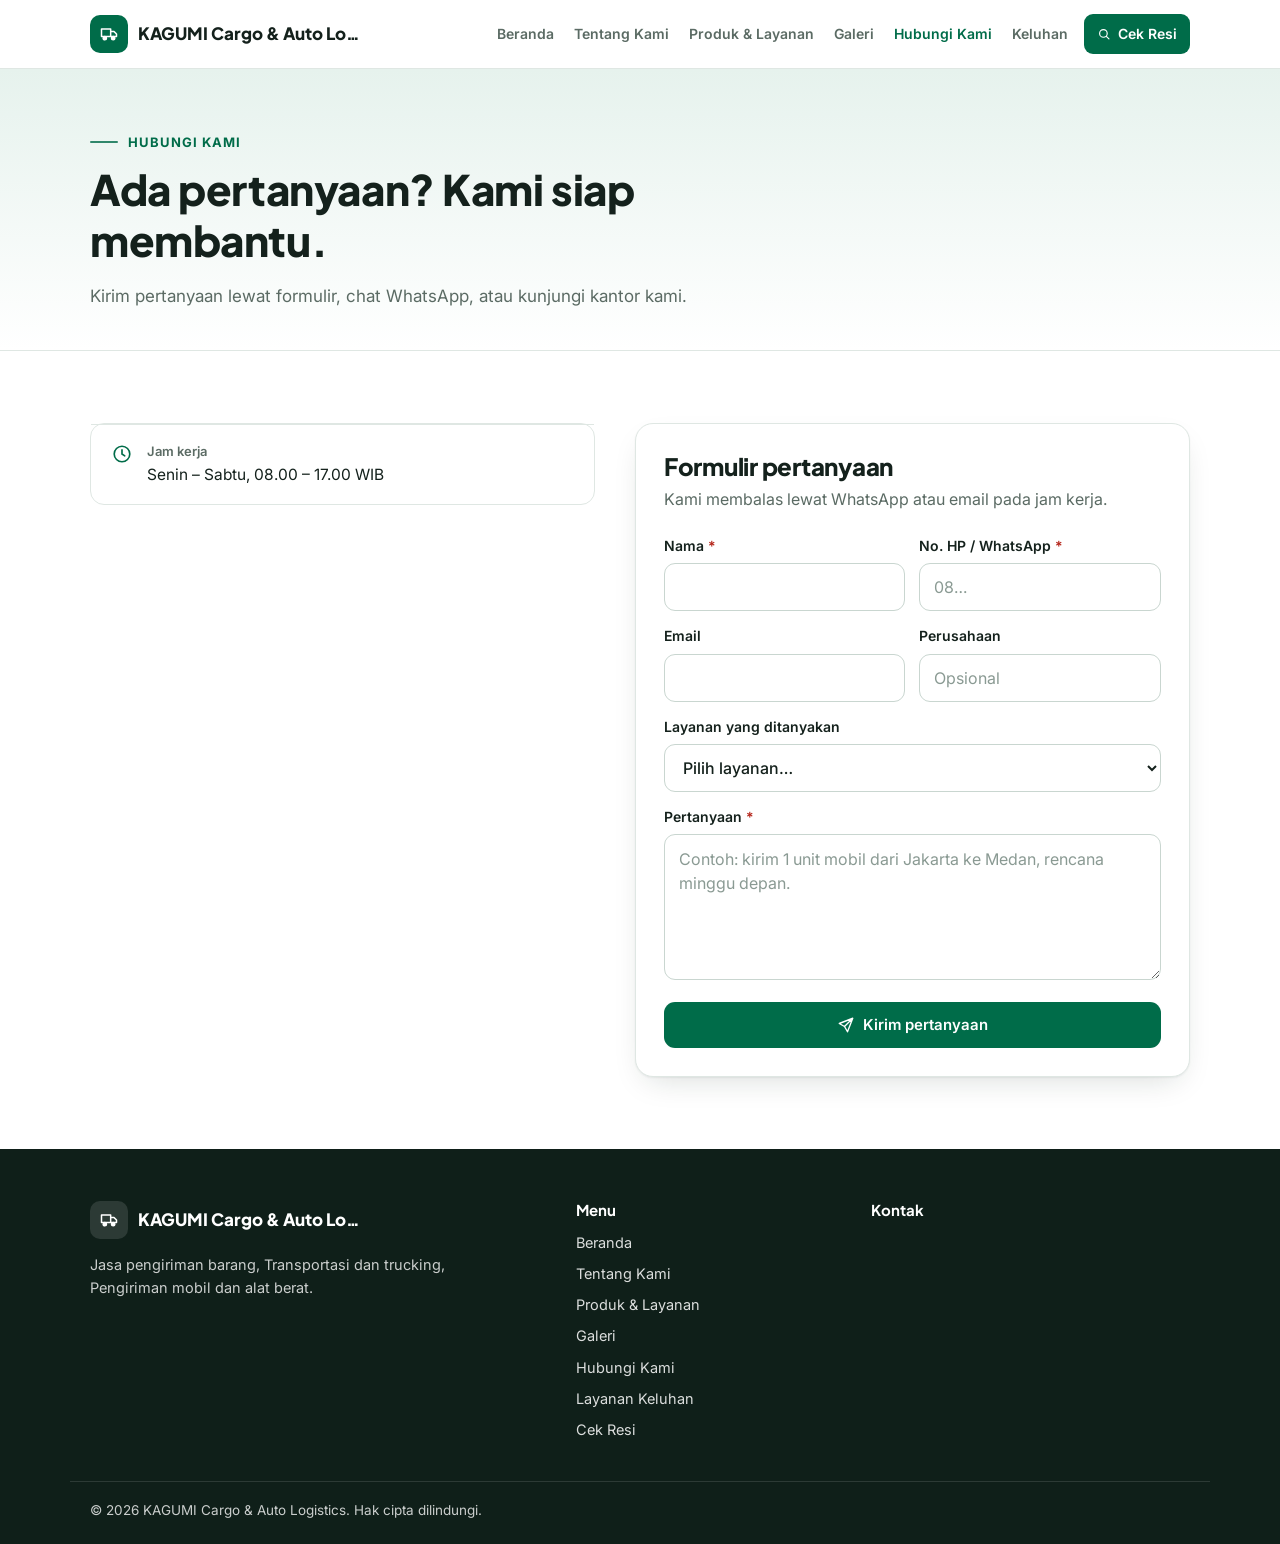
<file: kontak.html>
<!doctype html>
<html lang="id">
<head>
  <meta charset="utf-8">
  <meta name="viewport" content="width=device-width, initial-scale=1">
  <title>Hubungi Kami — KAGUMI Cargo &amp; Auto Logistics</title>
  <meta name="description" content="Alamat kantor, telepon, WhatsApp, email, peta lokasi, dan formulir pertanyaan.">
  <meta name="theme-color" content="#006C49">
  <link rel="icon" type="image/png" href="favicon.png">
  <link rel="shortcut icon" href="favicon.ico">
  <link rel="apple-touch-icon" href="apple-touch-icon.png">
  <script>try{var i=localStorage.getItem('kgmWebIkon');if(i)document.querySelectorAll('link[rel="icon"],link[rel="shortcut icon"]').forEach(function(l){l.href=i})}catch(e){}</script>
  <link rel="preconnect" href="https://fonts.googleapis.com">
  <link rel="preconnect" href="https://fonts.gstatic.com" crossorigin>
  <link href="https://fonts.googleapis.com/css2?family=Inter:wght@400;500;600;700&family=Plus+Jakarta+Sans:wght@600;700;800&display=swap" rel="stylesheet">
  <link rel="stylesheet" href="css/style.css?v=4.6.19">
  <script>(function(){try{if(matchMedia('(prefers-reduced-motion: reduce)').matches)return;var d=document.documentElement;d.classList.add('anim');setTimeout(function(){if(!window.__kgmAnim)d.classList.add('anim-off')},3000)}catch(e){}})()</script>
</head>
<body data-page="kontak">
<svg width="0" height="0" style="position:absolute" aria-hidden="true">
  <symbol id="i-truck" viewBox="0 0 24 24"><path d="M3 6h11v9H3zM14 9h4l3 3v3h-7z" fill="none" stroke="currentColor" stroke-width="1.8" stroke-linejoin="round"/><circle cx="7" cy="17" r="2" fill="#fff" stroke="currentColor" stroke-width="1.8"/><circle cx="17" cy="17" r="2" fill="#fff" stroke="currentColor" stroke-width="1.8"/></symbol>
  <symbol id="i-car" viewBox="0 0 24 24"><path d="M4 15v-3l2-5h12l2 5v3M3 15h18v3H3z" fill="none" stroke="currentColor" stroke-width="1.8" stroke-linejoin="round"/><path d="M7 12h10" stroke="currentColor" stroke-width="1.8"/><circle cx="7.5" cy="18" r="1.6" fill="currentColor"/><circle cx="16.5" cy="18" r="1.6" fill="currentColor"/></symbol>
  <symbol id="i-building" viewBox="0 0 24 24"><g fill="none" stroke="currentColor" stroke-width="1.8" stroke-linecap="round" stroke-linejoin="round"><path d="M3 21h18"/><path d="M5 21V5.5a1.5 1.5 0 0 1 1.5-1.5h7A1.5 1.5 0 0 1 15 5.5V21"/><path d="M15 10h3.5a1.5 1.5 0 0 1 1.5 1.5V21"/><path d="M8 8h1M11 8h1M8 11.5h1M11 11.5h1M8 15h1M11 15h1"/><path d="M9 21v-2.5h2V21"/></g></symbol>
  <symbol id="i-box" viewBox="0 0 24 24"><path d="M3 7.5 12 3l9 4.5v9L12 21l-9-4.5z M3 7.5 12 12l9-4.5 M12 12v9" fill="none" stroke="currentColor" stroke-width="1.8" stroke-linejoin="round"/></symbol>
  <symbol id="i-search" viewBox="0 0 24 24"><circle cx="11" cy="11" r="6.5" fill="none" stroke="currentColor" stroke-width="2"/><path d="m16 16 4.5 4.5" stroke="currentColor" stroke-width="2" stroke-linecap="round"/></symbol>
  <symbol id="i-wa" viewBox="0 0 24 24"><path fill="currentColor" d="M12 2.2a9.7 9.7 0 0 0-8.3 14.8L2.4 21.6l4.7-1.2A9.7 9.7 0 1 0 12 2.2zm0 17.7c-1.5 0-3-.4-4.2-1.1l-.3-.2-2.8.7.8-2.7-.2-.3A8 8 0 1 1 12 19.9zm4.4-6c-.2-.1-1.4-.7-1.7-.8-.2-.1-.4-.1-.5.1l-.8 1c-.1.2-.3.2-.5.1a6.6 6.6 0 0 1-3.3-2.9c-.2-.4.2-.4.7-1.3.1-.2 0-.3 0-.4l-.8-1.8c-.2-.5-.4-.4-.5-.4h-.5c-.2 0-.4.1-.6.3-.2.2-.8.8-.8 2s.8 2.3 1 2.5c.1.2 1.6 2.5 3.9 3.5 1.5.6 2 .7 2.8.6.4-.1 1.4-.6 1.6-1.1.2-.5.2-1 .1-1.1l-.1-.3z"/></symbol>
  <symbol id="i-pin" viewBox="0 0 24 24"><path d="M12 21s-6.5-6-6.5-11a6.5 6.5 0 0 1 13 0c0 5-6.5 11-6.5 11z" fill="none" stroke="currentColor" stroke-width="1.8"/><circle cx="12" cy="10" r="2.3" fill="none" stroke="currentColor" stroke-width="1.8"/></symbol>
  <symbol id="i-phone" viewBox="0 0 24 24"><path d="M6.6 3.5 9 3l1.6 4-2 1.3a10 10 0 0 0 5 5L15 11.4l4 1.6-.5 2.4A2 2 0 0 1 16.6 17 13.6 13.6 0 0 1 5 5.4a2 2 0 0 1 1.6-1.9z" fill="none" stroke="currentColor" stroke-width="1.8" stroke-linejoin="round"/></symbol>
  <symbol id="i-mail" viewBox="0 0 24 24"><rect x="3" y="5" width="18" height="14" rx="2" fill="none" stroke="currentColor" stroke-width="1.8"/><path d="m4 7 8 6 8-6" fill="none" stroke="currentColor" stroke-width="1.8"/></symbol>
  <symbol id="i-check" viewBox="0 0 24 24"><path d="m5 12.5 4.5 4.5L19 7.5" fill="none" stroke="currentColor" stroke-width="2.4" stroke-linecap="round" stroke-linejoin="round"/></symbol>
  <symbol id="i-x" viewBox="0 0 24 24"><path d="M7 7l10 10M17 7 7 17" fill="none" stroke="currentColor" stroke-width="2.4" stroke-linecap="round"/></symbol>
  <symbol id="i-doc" viewBox="0 0 24 24"><path d="M6 3h8l4 4v14H6z M14 3v4h4 M9 12h6 M9 16h6" fill="none" stroke="currentColor" stroke-width="1.8" stroke-linejoin="round"/></symbol>
  <symbol id="i-shield" viewBox="0 0 24 24"><path d="M12 3 5 6v5c0 4.5 3 8.3 7 10 4-1.7 7-5.5 7-10V6z" fill="none" stroke="currentColor" stroke-width="1.8" stroke-linejoin="round"/><path d="m9 12 2 2 4-4" fill="none" stroke="currentColor" stroke-width="1.8" stroke-linecap="round" stroke-linejoin="round"/></symbol>
  <symbol id="i-clock" viewBox="0 0 24 24"><circle cx="12" cy="12" r="8.5" fill="none" stroke="currentColor" stroke-width="1.8"/><path d="M12 7.5V12l3 2" fill="none" stroke="currentColor" stroke-width="1.8" stroke-linecap="round"/></symbol>
  <symbol id="i-target" viewBox="0 0 24 24"><circle cx="12" cy="12" r="8.5" fill="none" stroke="currentColor" stroke-width="1.8"/><circle cx="12" cy="12" r="4.5" fill="none" stroke="currentColor" stroke-width="1.8"/><circle cx="12" cy="12" r="1.3" fill="currentColor"/></symbol>
  <symbol id="i-flag" viewBox="0 0 24 24"><path d="M5 21V4M5 4h11l-2 4 2 4H5" fill="none" stroke="currentColor" stroke-width="1.8" stroke-linejoin="round" stroke-linecap="round"/></symbol>
  <symbol id="i-star" viewBox="0 0 24 24"><path d="m12 3.5 2.6 5.3 5.9.9-4.3 4.1 1 5.8L12 16.9l-5.2 2.7 1-5.8-4.3-4.1 5.9-.9z" fill="none" stroke="currentColor" stroke-width="1.8" stroke-linejoin="round"/></symbol>
  <symbol id="i-news" viewBox="0 0 24 24"><path d="M4 5h13v14H6a2 2 0 0 1-2-2zM17 9h3v8a2 2 0 0 1-2 2M7 9h7M7 12.5h7M7 16h4" fill="none" stroke="currentColor" stroke-width="1.8" stroke-linejoin="round"/></symbol>
  <symbol id="i-arrow" viewBox="0 0 24 24"><path d="M5 12h14m-5-5 5 5-5 5" fill="none" stroke="currentColor" stroke-width="2" stroke-linecap="round" stroke-linejoin="round"/></symbol>
  <symbol id="i-send" viewBox="0 0 24 24"><path d="M21 3 10 14M21 3l-7 18-4-7-7-4z" fill="none" stroke="currentColor" stroke-width="1.8" stroke-linejoin="round"/></symbol>
</svg>
<a class="skip" href="#isi">Langsung ke isi</a>
<header class="top">
  <div class="wrap top-in">
    <a class="brand" href="index.html" aria-label="Beranda">
      <span class="brand-mark" data-logo><svg><use href="#i-truck"/></svg></span>
      <span class="brand-name" data-p="companyName">KAGUMI Cargo &amp; Auto Logistics</span>
    </a>
    <nav class="nav" id="nav" aria-label="Menu utama">
      <a href="index.html" data-nav="beranda">Beranda</a>
      <a href="tentang.html" data-nav="tentang">Tentang Kami</a>
      <a href="layanan.html" data-nav="layanan">Produk &amp; Layanan</a>
      <a href="galeri.html" data-nav="galeri">Galeri</a>
      <a href="kontak.html" data-nav="kontak">Hubungi Kami</a>
      <a href="keluhan.html" data-nav="keluhan">Keluhan</a>
      <a href="lacak.html" data-nav="lacak" class="nav-cta"><svg><use href="#i-search"/></svg>Cek Resi</a>
    </nav>
    <button class="menu-btn" id="menuBtn" aria-controls="nav" aria-expanded="false" aria-label="Buka menu"><span></span><span></span><span></span></button>
  </div>
</header>

<main id="isi">
<section class="page-hero" data-foto="kontak">
  <div class="wrap">
    <p class="eyebrow" data-w="hubungiLabel">Hubungi kami</p>
    <h1 data-w="hubungiJudul">Ada pertanyaan? Kami siap membantu.</h1>
    <p class="lead" data-w="hubungiTeks">Kirim pertanyaan lewat formulir, chat WhatsApp, atau kunjungi kantor kami.</p>
  </div>
</section>

<section class="sec">
  <div class="wrap contact">
    <div class="contact-side">
      <ul class="contact-list">
        <li data-row="companyAddress"><svg><use href="#i-pin"/></svg><div><b>Alamat kantor</b><span data-p="companyAddress"></span><a class="small-link" data-maps-link target="_blank" rel="noopener">Buka di Google Maps</a></div></li>
        <li data-row="companyPhone"><svg><use href="#i-phone"/></svg><div><b>Telepon</b><a data-p="companyPhone" data-tel></a></div></li>
        <li data-row="wa"><svg><use href="#i-wa"/></svg><div><b>WhatsApp</b><a data-wa data-wa-text="umum"><span data-p="waTampil"></span></a></div></li>
        <li data-row="companyEmail"><svg><use href="#i-mail"/></svg><div><b>Email</b><a data-p="companyEmail" data-mail></a></div></li>
        <li data-row="jamKerja"><svg><use href="#i-clock"/></svg><div><b>Jam kerja</b><span data-p="jamKerja"></span></div></li>
      </ul>
      <div class="map" data-map></div>
    </div>

    <div class="form-card">
      <h2>Formulir pertanyaan</h2>
      <p class="muted">Kami membalas lewat WhatsApp atau email pada jam kerja.</p>
      <form id="qForm" novalidate>
        <div class="hp-trap" aria-hidden="true"><label>Situs web <input name="situs" tabindex="-1" autocomplete="off"></label></div>
        <div class="fld-2">
          <label class="fld"><span>Nama <i>*</i></span><input name="Nama" maxlength="80" autocomplete="name" required></label>
          <label class="fld"><span>No. HP / WhatsApp <i>*</i></span><input name="NoHP" inputmode="tel" maxlength="25" autocomplete="tel" required placeholder="08…"></label>
        </div>
        <div class="fld-2">
          <label class="fld"><span>Email</span><input name="Email" type="email" maxlength="120" autocomplete="email"></label>
          <label class="fld"><span>Perusahaan</span><input name="Perusahaan" maxlength="120" autocomplete="organization" placeholder="Opsional"></label>
        </div>
        <label class="fld"><span>Layanan yang ditanyakan</span><select name="Layanan" data-w="layananOpsi"></select></label>
        <label class="fld"><span>Pertanyaan <i>*</i></span><textarea name="Pesan" rows="5" maxlength="2000" required placeholder="Contoh: kirim 1 unit mobil dari Jakarta ke Medan, rencana minggu depan."></textarea></label>
        <button class="btn btn-primary btn-block" id="qBtn" type="submit"><svg><use href="#i-send"/></svg><span>Kirim pertanyaan</span></button>
        <p class="t-msg" id="qMsg" role="alert" hidden></p>
        <p class="form-alt" data-row="wa">atau <a data-wa data-wa-text="umum">chat langsung lewat WhatsApp</a></p>
      </form>
      <div class="q-done" id="qDone" hidden>
        <span class="done-ico"><svg><use href="#i-check"/></svg></span>
        <h3>Terima kasih, pertanyaan Anda sudah kami terima.</h3>
        <p class="muted">Tim kami akan menghubungi Anda secepatnya pada jam kerja.</p>
        <a class="btn btn-wa" id="qWa" hidden target="_blank" rel="noopener"><svg><use href="#i-wa"/></svg><span>Lanjutkan via WhatsApp</span></a>
        <button class="btn btn-ghost" id="qAgain" type="button">Kirim pertanyaan lain</button>
      </div>
    </div>
  </div>
</section>
</main>

<footer class="foot">
  <div class="wrap foot-grid">
    <div class="foot-brand">
      <a class="brand" href="index.html"><span class="brand-mark" data-logo><svg><use href="#i-truck"/></svg></span><span class="brand-name" data-p="companyName">KAGUMI Cargo &amp; Auto Logistics</span></a>
      <p data-w="bidangUsahaInline"></p>
    </div>
    <div>
      <h4>Menu</h4>
      <ul><li><a href="index.html">Beranda</a></li><li><a href="tentang.html">Tentang Kami</a></li><li><a href="layanan.html">Produk &amp; Layanan</a></li><li><a href="galeri.html">Galeri</a></li><li><a href="kontak.html">Hubungi Kami</a></li><li><a href="keluhan.html">Layanan Keluhan</a></li><li><a href="lacak.html">Cek Resi</a></li></ul>
    </div>
    <div>
      <h4>Kontak</h4>
      <ul class="foot-contact">
        <li data-row="companyAddress"><span data-p="companyAddress"></span></li>
        <li data-row="companyPhone"><a data-p="companyPhone" data-tel></a></li>
        <li data-row="wa"><a data-wa data-wa-text="footer">WhatsApp <span data-p="waTampil"></span></a></li>
        <li data-row="companyEmail"><a data-p="companyEmail" data-mail></a></li>
      </ul>
    </div>
  </div>
  <div class="wrap foot-bottom"><span>© <span data-year></span> <span data-p="companyName">KAGUMI Cargo &amp; Auto Logistics</span>. Hak cipta dilindungi.</span></div>
</footer>
<a class="wa-float" data-wa data-wa-text="umum" hidden aria-label="Chat WhatsApp"><svg><use href="#i-wa"/></svg></a>

<script src="js/config.js?v=4.6.19"></script>
<script src="js/web.js?v=4.6.19"></script>
</body>
</html>
</file>
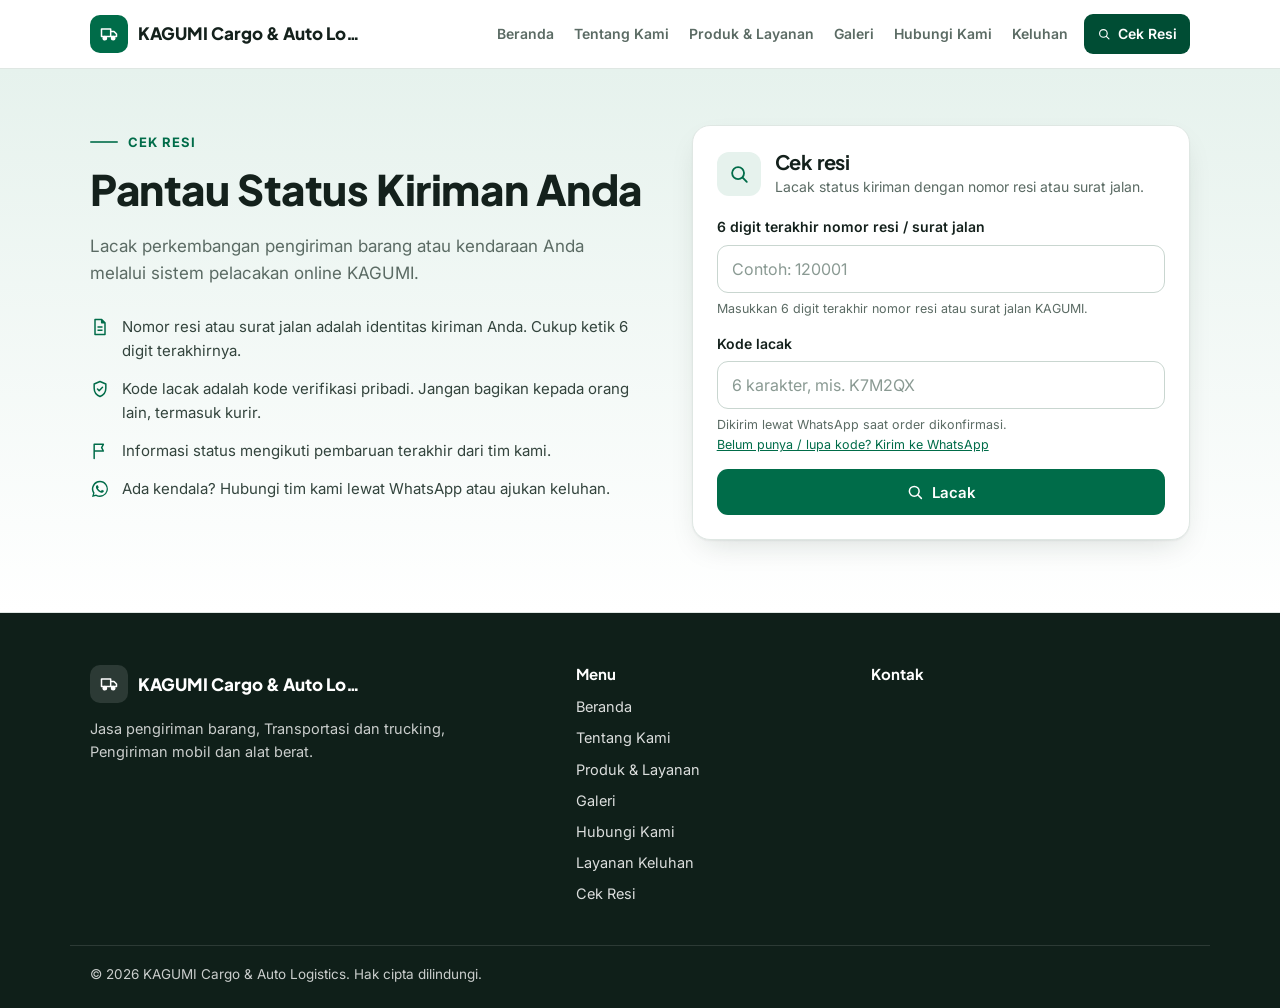
<file: lacak.html>
<!doctype html>
<html lang="id">
<head>
  <meta charset="utf-8">
  <meta name="viewport" content="width=device-width, initial-scale=1">
  <title>Cek Resi — KAGUMI Cargo &amp; Auto Logistics</title>
  <meta name="description" content="Lacak status kiriman dengan nomor resi atau surat jalan dan kode lacak dari WhatsApp.">
  <meta name="theme-color" content="#006C49">
  <link rel="icon" type="image/png" href="favicon.png">
  <link rel="shortcut icon" href="favicon.ico">
  <link rel="apple-touch-icon" href="apple-touch-icon.png">
  <script>try{var i=localStorage.getItem('kgmWebIkon');if(i)document.querySelectorAll('link[rel="icon"],link[rel="shortcut icon"]').forEach(function(l){l.href=i})}catch(e){}</script>
  <link rel="preconnect" href="https://fonts.googleapis.com">
  <link rel="preconnect" href="https://fonts.gstatic.com" crossorigin>
  <link href="https://fonts.googleapis.com/css2?family=Inter:wght@400;500;600;700&family=Plus+Jakarta+Sans:wght@600;700;800&display=swap" rel="stylesheet">
  <link rel="stylesheet" href="css/style.css?v=4.6.19">
  <script>(function(){try{if(matchMedia('(prefers-reduced-motion: reduce)').matches)return;var d=document.documentElement;d.classList.add('anim');setTimeout(function(){if(!window.__kgmAnim)d.classList.add('anim-off')},3000)}catch(e){}})()</script>
</head>
<body data-page="lacak">
<svg width="0" height="0" style="position:absolute" aria-hidden="true">
  <symbol id="i-truck" viewBox="0 0 24 24"><path d="M3 6h11v9H3zM14 9h4l3 3v3h-7z" fill="none" stroke="currentColor" stroke-width="1.8" stroke-linejoin="round"/><circle cx="7" cy="17" r="2" fill="#fff" stroke="currentColor" stroke-width="1.8"/><circle cx="17" cy="17" r="2" fill="#fff" stroke="currentColor" stroke-width="1.8"/></symbol>
  <symbol id="i-car" viewBox="0 0 24 24"><path d="M4 15v-3l2-5h12l2 5v3M3 15h18v3H3z" fill="none" stroke="currentColor" stroke-width="1.8" stroke-linejoin="round"/><path d="M7 12h10" stroke="currentColor" stroke-width="1.8"/><circle cx="7.5" cy="18" r="1.6" fill="currentColor"/><circle cx="16.5" cy="18" r="1.6" fill="currentColor"/></symbol>
  <symbol id="i-building" viewBox="0 0 24 24"><g fill="none" stroke="currentColor" stroke-width="1.8" stroke-linecap="round" stroke-linejoin="round"><path d="M3 21h18"/><path d="M5 21V5.5a1.5 1.5 0 0 1 1.5-1.5h7A1.5 1.5 0 0 1 15 5.5V21"/><path d="M15 10h3.5a1.5 1.5 0 0 1 1.5 1.5V21"/><path d="M8 8h1M11 8h1M8 11.5h1M11 11.5h1M8 15h1M11 15h1"/><path d="M9 21v-2.5h2V21"/></g></symbol>
  <symbol id="i-box" viewBox="0 0 24 24"><path d="M3 7.5 12 3l9 4.5v9L12 21l-9-4.5z M3 7.5 12 12l9-4.5 M12 12v9" fill="none" stroke="currentColor" stroke-width="1.8" stroke-linejoin="round"/></symbol>
  <symbol id="i-search" viewBox="0 0 24 24"><circle cx="11" cy="11" r="6.5" fill="none" stroke="currentColor" stroke-width="2"/><path d="m16 16 4.5 4.5" stroke="currentColor" stroke-width="2" stroke-linecap="round"/></symbol>
  <symbol id="i-wa" viewBox="0 0 24 24"><path fill="currentColor" d="M12 2.2a9.7 9.7 0 0 0-8.3 14.8L2.4 21.6l4.7-1.2A9.7 9.7 0 1 0 12 2.2zm0 17.7c-1.5 0-3-.4-4.2-1.1l-.3-.2-2.8.7.8-2.7-.2-.3A8 8 0 1 1 12 19.9zm4.4-6c-.2-.1-1.4-.7-1.7-.8-.2-.1-.4-.1-.5.1l-.8 1c-.1.2-.3.2-.5.1a6.6 6.6 0 0 1-3.3-2.9c-.2-.4.2-.4.7-1.3.1-.2 0-.3 0-.4l-.8-1.8c-.2-.5-.4-.4-.5-.4h-.5c-.2 0-.4.1-.6.3-.2.2-.8.8-.8 2s.8 2.3 1 2.5c.1.2 1.6 2.5 3.9 3.5 1.5.6 2 .7 2.8.6.4-.1 1.4-.6 1.6-1.1.2-.5.2-1 .1-1.1l-.1-.3z"/></symbol>
  <symbol id="i-pin" viewBox="0 0 24 24"><path d="M12 21s-6.5-6-6.5-11a6.5 6.5 0 0 1 13 0c0 5-6.5 11-6.5 11z" fill="none" stroke="currentColor" stroke-width="1.8"/><circle cx="12" cy="10" r="2.3" fill="none" stroke="currentColor" stroke-width="1.8"/></symbol>
  <symbol id="i-phone" viewBox="0 0 24 24"><path d="M6.6 3.5 9 3l1.6 4-2 1.3a10 10 0 0 0 5 5L15 11.4l4 1.6-.5 2.4A2 2 0 0 1 16.6 17 13.6 13.6 0 0 1 5 5.4a2 2 0 0 1 1.6-1.9z" fill="none" stroke="currentColor" stroke-width="1.8" stroke-linejoin="round"/></symbol>
  <symbol id="i-mail" viewBox="0 0 24 24"><rect x="3" y="5" width="18" height="14" rx="2" fill="none" stroke="currentColor" stroke-width="1.8"/><path d="m4 7 8 6 8-6" fill="none" stroke="currentColor" stroke-width="1.8"/></symbol>
  <symbol id="i-check" viewBox="0 0 24 24"><path d="m5 12.5 4.5 4.5L19 7.5" fill="none" stroke="currentColor" stroke-width="2.4" stroke-linecap="round" stroke-linejoin="round"/></symbol>
  <symbol id="i-x" viewBox="0 0 24 24"><path d="M7 7l10 10M17 7 7 17" fill="none" stroke="currentColor" stroke-width="2.4" stroke-linecap="round"/></symbol>
  <symbol id="i-doc" viewBox="0 0 24 24"><path d="M6 3h8l4 4v14H6z M14 3v4h4 M9 12h6 M9 16h6" fill="none" stroke="currentColor" stroke-width="1.8" stroke-linejoin="round"/></symbol>
  <symbol id="i-shield" viewBox="0 0 24 24"><path d="M12 3 5 6v5c0 4.5 3 8.3 7 10 4-1.7 7-5.5 7-10V6z" fill="none" stroke="currentColor" stroke-width="1.8" stroke-linejoin="round"/><path d="m9 12 2 2 4-4" fill="none" stroke="currentColor" stroke-width="1.8" stroke-linecap="round" stroke-linejoin="round"/></symbol>
  <symbol id="i-clock" viewBox="0 0 24 24"><circle cx="12" cy="12" r="8.5" fill="none" stroke="currentColor" stroke-width="1.8"/><path d="M12 7.5V12l3 2" fill="none" stroke="currentColor" stroke-width="1.8" stroke-linecap="round"/></symbol>
  <symbol id="i-target" viewBox="0 0 24 24"><circle cx="12" cy="12" r="8.5" fill="none" stroke="currentColor" stroke-width="1.8"/><circle cx="12" cy="12" r="4.5" fill="none" stroke="currentColor" stroke-width="1.8"/><circle cx="12" cy="12" r="1.3" fill="currentColor"/></symbol>
  <symbol id="i-flag" viewBox="0 0 24 24"><path d="M5 21V4M5 4h11l-2 4 2 4H5" fill="none" stroke="currentColor" stroke-width="1.8" stroke-linejoin="round" stroke-linecap="round"/></symbol>
  <symbol id="i-star" viewBox="0 0 24 24"><path d="m12 3.5 2.6 5.3 5.9.9-4.3 4.1 1 5.8L12 16.9l-5.2 2.7 1-5.8-4.3-4.1 5.9-.9z" fill="none" stroke="currentColor" stroke-width="1.8" stroke-linejoin="round"/></symbol>
  <symbol id="i-news" viewBox="0 0 24 24"><path d="M4 5h13v14H6a2 2 0 0 1-2-2zM17 9h3v8a2 2 0 0 1-2 2M7 9h7M7 12.5h7M7 16h4" fill="none" stroke="currentColor" stroke-width="1.8" stroke-linejoin="round"/></symbol>
  <symbol id="i-arrow" viewBox="0 0 24 24"><path d="M5 12h14m-5-5 5 5-5 5" fill="none" stroke="currentColor" stroke-width="2" stroke-linecap="round" stroke-linejoin="round"/></symbol>
  <symbol id="i-send" viewBox="0 0 24 24"><path d="M21 3 10 14M21 3l-7 18-4-7-7-4z" fill="none" stroke="currentColor" stroke-width="1.8" stroke-linejoin="round"/></symbol>
</svg>
<a class="skip" href="#isi">Langsung ke isi</a>
<header class="top">
  <div class="wrap top-in">
    <a class="brand" href="index.html" aria-label="Beranda">
      <span class="brand-mark" data-logo><svg><use href="#i-truck"/></svg></span>
      <span class="brand-name" data-p="companyName">KAGUMI Cargo &amp; Auto Logistics</span>
    </a>
    <nav class="nav" id="nav" aria-label="Menu utama">
      <a href="index.html" data-nav="beranda">Beranda</a>
      <a href="tentang.html" data-nav="tentang">Tentang Kami</a>
      <a href="layanan.html" data-nav="layanan">Produk &amp; Layanan</a>
      <a href="galeri.html" data-nav="galeri">Galeri</a>
      <a href="kontak.html" data-nav="kontak">Hubungi Kami</a>
      <a href="keluhan.html" data-nav="keluhan">Keluhan</a>
      <a href="lacak.html" data-nav="lacak" class="nav-cta"><svg><use href="#i-search"/></svg>Cek Resi</a>
    </nav>
    <button class="menu-btn" id="menuBtn" aria-controls="nav" aria-expanded="false" aria-label="Buka menu"><span></span><span></span><span></span></button>
  </div>
</header>

<main id="isi">
<section class="page-hero page-hero-track" data-foto="hero">
  <div class="wrap track-page">
    <div>
      <p class="eyebrow" data-w="lacakEyebrow">Cek resi</p>
      <h1 data-w="lacakJudul">Pantau Status Kiriman Anda</h1>
      <p class="lead" data-w="lacakTeks">Lacak perkembangan pengiriman barang atau kendaraan Anda melalui sistem pelacakan online KAGUMI.</p>
      <ul class="tips" data-w="lacakPoin">
        <li><svg><use href="#i-doc"/></svg><span>Nomor resi atau surat jalan adalah identitas kiriman Anda. Cukup ketik 6 digit terakhirnya.</span></li>
        <li><svg><use href="#i-shield"/></svg><span>Kode lacak adalah kode verifikasi pribadi. Jangan bagikan kepada orang lain, termasuk kurir.</span></li>
        <li><svg><use href="#i-flag"/></svg><span>Informasi status mengikuti pembaruan terakhir dari tim kami.</span></li>
        <li><svg><use href="#i-wa"/></svg><span>Ada kendala? Hubungi tim kami lewat WhatsApp atau ajukan keluhan.</span></li>
      </ul>
    </div>
    <div class="track-card" id="lacak">
  <div class="track-head">
    <span class="track-ico"><svg><use href="#i-search"/></svg></span>
    <div>
      <h2>Cek resi</h2>
      <p>Lacak status kiriman dengan nomor resi atau surat jalan.</p>
    </div>
  </div>
  <form id="trackForm" novalidate>
    <label class="fld">
      <span>6 digit terakhir nomor resi / surat jalan</span>
      <input id="tNo" name="no" autocomplete="off" autocapitalize="characters" spellcheck="false" placeholder="Contoh: 120001" maxlength="30" required>
      <small class="muted">Masukkan 6 digit terakhir nomor resi atau surat jalan KAGUMI.</small>
    </label>
    <label class="fld">
      <span>Kode lacak</span>
      <input id="tKode" name="kode" autocomplete="off" autocapitalize="characters" spellcheck="false" placeholder="6 karakter, mis. K7M2QX" maxlength="8" required>
      <small>Dikirim lewat WhatsApp saat order dikonfirmasi. <button type="button" class="link-btn" id="tKirim">Belum punya / lupa kode? Kirim ke WhatsApp</button></small>
    </label>
    <button class="btn btn-primary btn-block" id="tBtn" type="submit"><svg><use href="#i-search"/></svg><span>Lacak</span></button>
    <p class="t-msg" id="tMsg" role="alert" hidden></p>
  </form>
  <div class="t-result" id="tResult" hidden aria-live="polite"></div>
</div>
  </div>
</section>
</main>

<footer class="foot">
  <div class="wrap foot-grid">
    <div class="foot-brand">
      <a class="brand" href="index.html"><span class="brand-mark" data-logo><svg><use href="#i-truck"/></svg></span><span class="brand-name" data-p="companyName">KAGUMI Cargo &amp; Auto Logistics</span></a>
      <p data-w="bidangUsahaInline"></p>
    </div>
    <div>
      <h4>Menu</h4>
      <ul><li><a href="index.html">Beranda</a></li><li><a href="tentang.html">Tentang Kami</a></li><li><a href="layanan.html">Produk &amp; Layanan</a></li><li><a href="galeri.html">Galeri</a></li><li><a href="kontak.html">Hubungi Kami</a></li><li><a href="keluhan.html">Layanan Keluhan</a></li><li><a href="lacak.html">Cek Resi</a></li></ul>
    </div>
    <div>
      <h4>Kontak</h4>
      <ul class="foot-contact">
        <li data-row="companyAddress"><span data-p="companyAddress"></span></li>
        <li data-row="companyPhone"><a data-p="companyPhone" data-tel></a></li>
        <li data-row="wa"><a data-wa data-wa-text="footer">WhatsApp <span data-p="waTampil"></span></a></li>
        <li data-row="companyEmail"><a data-p="companyEmail" data-mail></a></li>
      </ul>
    </div>
  </div>
  <div class="wrap foot-bottom"><span>© <span data-year></span> <span data-p="companyName">KAGUMI Cargo &amp; Auto Logistics</span>. Hak cipta dilindungi.</span></div>
</footer>
<a class="wa-float" data-wa data-wa-text="umum" hidden aria-label="Chat WhatsApp"><svg><use href="#i-wa"/></svg></a>

<script src="js/config.js?v=4.6.19"></script>
<script src="js/web.js?v=4.6.19"></script>
</body>
</html>
</file>
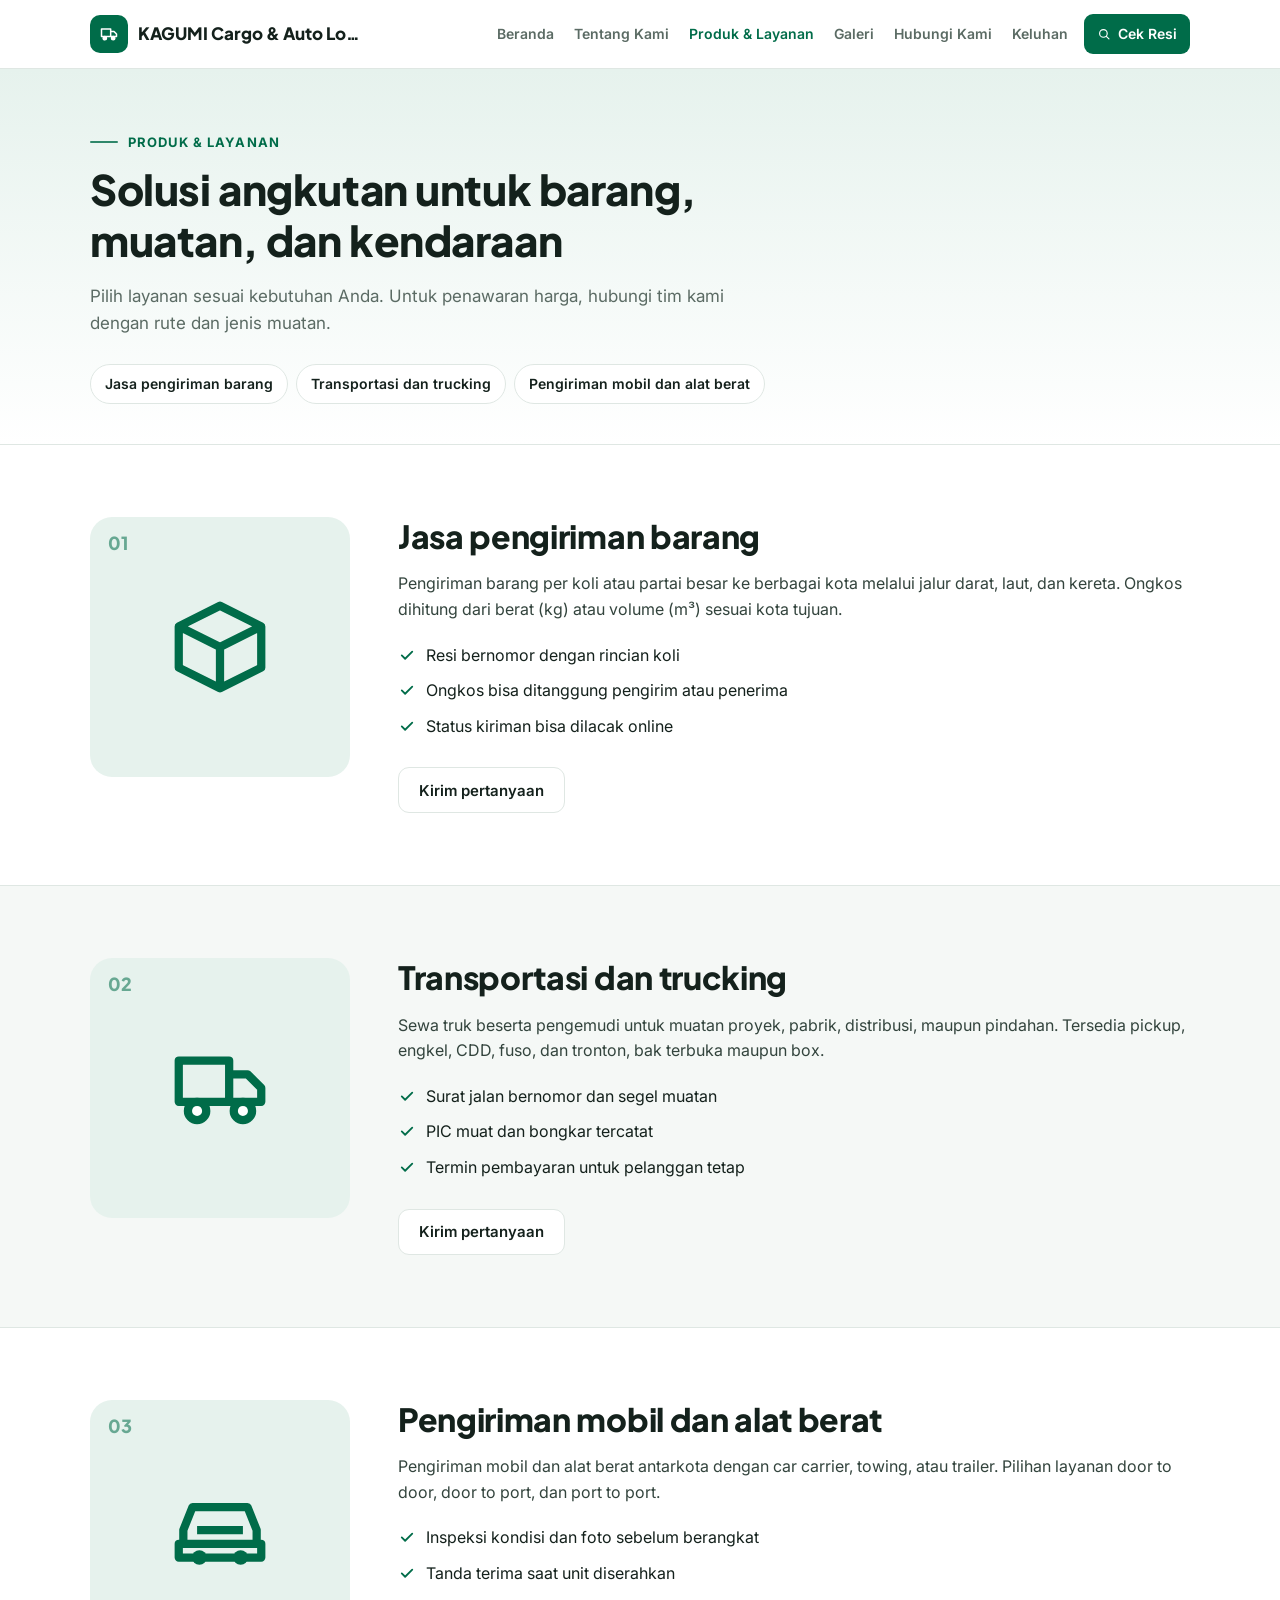
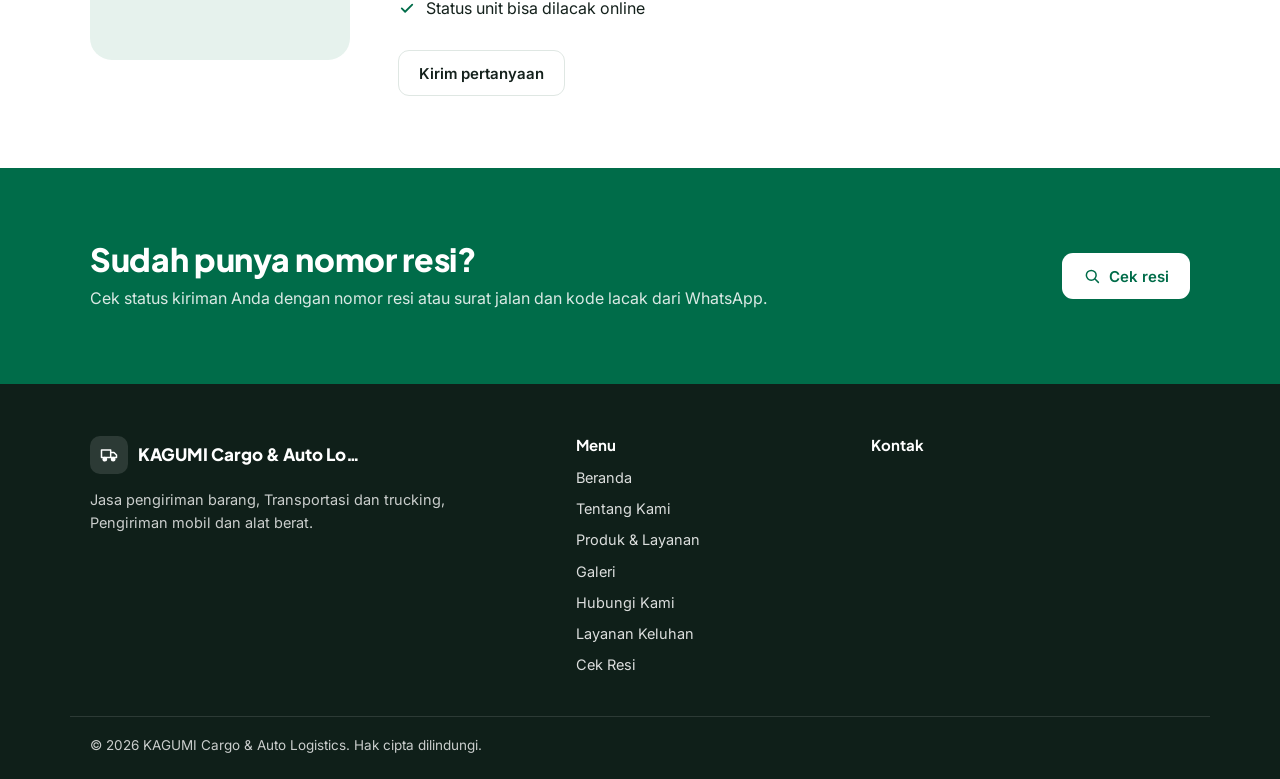
<file: layanan.html>
<!doctype html>
<html lang="id">
<head>
  <meta charset="utf-8">
  <meta name="viewport" content="width=device-width, initial-scale=1">
  <title>Produk &amp; Layanan — KAGUMI Cargo &amp; Auto Logistics</title>
  <meta name="description" content="Jasa pengiriman barang, transportasi dan trucking, serta pengiriman mobil dan alat berat.">
  <meta name="theme-color" content="#006C49">
  <link rel="icon" type="image/png" href="favicon.png">
  <link rel="shortcut icon" href="favicon.ico">
  <link rel="apple-touch-icon" href="apple-touch-icon.png">
  <script>try{var i=localStorage.getItem('kgmWebIkon');if(i)document.querySelectorAll('link[rel="icon"],link[rel="shortcut icon"]').forEach(function(l){l.href=i})}catch(e){}</script>
  <link rel="preconnect" href="https://fonts.googleapis.com">
  <link rel="preconnect" href="https://fonts.gstatic.com" crossorigin>
  <link href="https://fonts.googleapis.com/css2?family=Inter:wght@400;500;600;700&family=Plus+Jakarta+Sans:wght@600;700;800&display=swap" rel="stylesheet">
  <link rel="stylesheet" href="css/style.css?v=4.6.19">
  <script>(function(){try{if(matchMedia('(prefers-reduced-motion: reduce)').matches)return;var d=document.documentElement;d.classList.add('anim');setTimeout(function(){if(!window.__kgmAnim)d.classList.add('anim-off')},3000)}catch(e){}})()</script>
</head>
<body data-page="layanan">
<svg width="0" height="0" style="position:absolute" aria-hidden="true">
  <symbol id="i-truck" viewBox="0 0 24 24"><path d="M3 6h11v9H3zM14 9h4l3 3v3h-7z" fill="none" stroke="currentColor" stroke-width="1.8" stroke-linejoin="round"/><circle cx="7" cy="17" r="2" fill="#fff" stroke="currentColor" stroke-width="1.8"/><circle cx="17" cy="17" r="2" fill="#fff" stroke="currentColor" stroke-width="1.8"/></symbol>
  <symbol id="i-car" viewBox="0 0 24 24"><path d="M4 15v-3l2-5h12l2 5v3M3 15h18v3H3z" fill="none" stroke="currentColor" stroke-width="1.8" stroke-linejoin="round"/><path d="M7 12h10" stroke="currentColor" stroke-width="1.8"/><circle cx="7.5" cy="18" r="1.6" fill="currentColor"/><circle cx="16.5" cy="18" r="1.6" fill="currentColor"/></symbol>
  <symbol id="i-building" viewBox="0 0 24 24"><g fill="none" stroke="currentColor" stroke-width="1.8" stroke-linecap="round" stroke-linejoin="round"><path d="M3 21h18"/><path d="M5 21V5.5a1.5 1.5 0 0 1 1.5-1.5h7A1.5 1.5 0 0 1 15 5.5V21"/><path d="M15 10h3.5a1.5 1.5 0 0 1 1.5 1.5V21"/><path d="M8 8h1M11 8h1M8 11.5h1M11 11.5h1M8 15h1M11 15h1"/><path d="M9 21v-2.5h2V21"/></g></symbol>
  <symbol id="i-box" viewBox="0 0 24 24"><path d="M3 7.5 12 3l9 4.5v9L12 21l-9-4.5z M3 7.5 12 12l9-4.5 M12 12v9" fill="none" stroke="currentColor" stroke-width="1.8" stroke-linejoin="round"/></symbol>
  <symbol id="i-search" viewBox="0 0 24 24"><circle cx="11" cy="11" r="6.5" fill="none" stroke="currentColor" stroke-width="2"/><path d="m16 16 4.5 4.5" stroke="currentColor" stroke-width="2" stroke-linecap="round"/></symbol>
  <symbol id="i-wa" viewBox="0 0 24 24"><path fill="currentColor" d="M12 2.2a9.7 9.7 0 0 0-8.3 14.8L2.4 21.6l4.7-1.2A9.7 9.7 0 1 0 12 2.2zm0 17.7c-1.5 0-3-.4-4.2-1.1l-.3-.2-2.8.7.8-2.7-.2-.3A8 8 0 1 1 12 19.9zm4.4-6c-.2-.1-1.4-.7-1.7-.8-.2-.1-.4-.1-.5.1l-.8 1c-.1.2-.3.2-.5.1a6.6 6.6 0 0 1-3.3-2.9c-.2-.4.2-.4.7-1.3.1-.2 0-.3 0-.4l-.8-1.8c-.2-.5-.4-.4-.5-.4h-.5c-.2 0-.4.1-.6.3-.2.2-.8.8-.8 2s.8 2.3 1 2.5c.1.2 1.6 2.5 3.9 3.5 1.5.6 2 .7 2.8.6.4-.1 1.4-.6 1.6-1.1.2-.5.2-1 .1-1.1l-.1-.3z"/></symbol>
  <symbol id="i-pin" viewBox="0 0 24 24"><path d="M12 21s-6.5-6-6.5-11a6.5 6.5 0 0 1 13 0c0 5-6.5 11-6.5 11z" fill="none" stroke="currentColor" stroke-width="1.8"/><circle cx="12" cy="10" r="2.3" fill="none" stroke="currentColor" stroke-width="1.8"/></symbol>
  <symbol id="i-phone" viewBox="0 0 24 24"><path d="M6.6 3.5 9 3l1.6 4-2 1.3a10 10 0 0 0 5 5L15 11.4l4 1.6-.5 2.4A2 2 0 0 1 16.6 17 13.6 13.6 0 0 1 5 5.4a2 2 0 0 1 1.6-1.9z" fill="none" stroke="currentColor" stroke-width="1.8" stroke-linejoin="round"/></symbol>
  <symbol id="i-mail" viewBox="0 0 24 24"><rect x="3" y="5" width="18" height="14" rx="2" fill="none" stroke="currentColor" stroke-width="1.8"/><path d="m4 7 8 6 8-6" fill="none" stroke="currentColor" stroke-width="1.8"/></symbol>
  <symbol id="i-check" viewBox="0 0 24 24"><path d="m5 12.5 4.5 4.5L19 7.5" fill="none" stroke="currentColor" stroke-width="2.4" stroke-linecap="round" stroke-linejoin="round"/></symbol>
  <symbol id="i-x" viewBox="0 0 24 24"><path d="M7 7l10 10M17 7 7 17" fill="none" stroke="currentColor" stroke-width="2.4" stroke-linecap="round"/></symbol>
  <symbol id="i-doc" viewBox="0 0 24 24"><path d="M6 3h8l4 4v14H6z M14 3v4h4 M9 12h6 M9 16h6" fill="none" stroke="currentColor" stroke-width="1.8" stroke-linejoin="round"/></symbol>
  <symbol id="i-shield" viewBox="0 0 24 24"><path d="M12 3 5 6v5c0 4.5 3 8.3 7 10 4-1.7 7-5.5 7-10V6z" fill="none" stroke="currentColor" stroke-width="1.8" stroke-linejoin="round"/><path d="m9 12 2 2 4-4" fill="none" stroke="currentColor" stroke-width="1.8" stroke-linecap="round" stroke-linejoin="round"/></symbol>
  <symbol id="i-clock" viewBox="0 0 24 24"><circle cx="12" cy="12" r="8.5" fill="none" stroke="currentColor" stroke-width="1.8"/><path d="M12 7.5V12l3 2" fill="none" stroke="currentColor" stroke-width="1.8" stroke-linecap="round"/></symbol>
  <symbol id="i-target" viewBox="0 0 24 24"><circle cx="12" cy="12" r="8.5" fill="none" stroke="currentColor" stroke-width="1.8"/><circle cx="12" cy="12" r="4.5" fill="none" stroke="currentColor" stroke-width="1.8"/><circle cx="12" cy="12" r="1.3" fill="currentColor"/></symbol>
  <symbol id="i-flag" viewBox="0 0 24 24"><path d="M5 21V4M5 4h11l-2 4 2 4H5" fill="none" stroke="currentColor" stroke-width="1.8" stroke-linejoin="round" stroke-linecap="round"/></symbol>
  <symbol id="i-star" viewBox="0 0 24 24"><path d="m12 3.5 2.6 5.3 5.9.9-4.3 4.1 1 5.8L12 16.9l-5.2 2.7 1-5.8-4.3-4.1 5.9-.9z" fill="none" stroke="currentColor" stroke-width="1.8" stroke-linejoin="round"/></symbol>
  <symbol id="i-news" viewBox="0 0 24 24"><path d="M4 5h13v14H6a2 2 0 0 1-2-2zM17 9h3v8a2 2 0 0 1-2 2M7 9h7M7 12.5h7M7 16h4" fill="none" stroke="currentColor" stroke-width="1.8" stroke-linejoin="round"/></symbol>
  <symbol id="i-arrow" viewBox="0 0 24 24"><path d="M5 12h14m-5-5 5 5-5 5" fill="none" stroke="currentColor" stroke-width="2" stroke-linecap="round" stroke-linejoin="round"/></symbol>
  <symbol id="i-send" viewBox="0 0 24 24"><path d="M21 3 10 14M21 3l-7 18-4-7-7-4z" fill="none" stroke="currentColor" stroke-width="1.8" stroke-linejoin="round"/></symbol>
</svg>
<a class="skip" href="#isi">Langsung ke isi</a>
<header class="top">
  <div class="wrap top-in">
    <a class="brand" href="index.html" aria-label="Beranda">
      <span class="brand-mark" data-logo><svg><use href="#i-truck"/></svg></span>
      <span class="brand-name" data-p="companyName">KAGUMI Cargo &amp; Auto Logistics</span>
    </a>
    <nav class="nav" id="nav" aria-label="Menu utama">
      <a href="index.html" data-nav="beranda">Beranda</a>
      <a href="tentang.html" data-nav="tentang">Tentang Kami</a>
      <a href="layanan.html" data-nav="layanan">Produk &amp; Layanan</a>
      <a href="galeri.html" data-nav="galeri">Galeri</a>
      <a href="kontak.html" data-nav="kontak">Hubungi Kami</a>
      <a href="keluhan.html" data-nav="keluhan">Keluhan</a>
      <a href="lacak.html" data-nav="lacak" class="nav-cta"><svg><use href="#i-search"/></svg>Cek Resi</a>
    </nav>
    <button class="menu-btn" id="menuBtn" aria-controls="nav" aria-expanded="false" aria-label="Buka menu"><span></span><span></span><span></span></button>
  </div>
</header>

<main id="isi">
<section class="page-hero">
  <div class="wrap">
    <p class="eyebrow">Produk &amp; layanan</p>
    <h1>Solusi angkutan untuk barang, muatan, dan kendaraan</h1>
    <p class="lead">Pilih layanan sesuai kebutuhan Anda. Untuk penawaran harga, hubungi tim kami dengan rute dan jenis muatan.</p>
    <nav class="subnav" aria-label="Daftar layanan" data-w="layananNav"></nav>
  </div>
</section>
<div data-w="layananDetail"></div>
<section class="sec cta-band">
  <div class="wrap cta-in">
    <div><h2 data-w="cekResiJudul">Sudah punya nomor resi?</h2><p data-w="cekResiTeks">Cek status kiriman Anda dengan nomor resi atau surat jalan dan kode lacak dari WhatsApp.</p></div>
    <div class="hero-cta"><a class="btn btn-light" href="lacak.html"><svg><use href="#i-search"/></svg>Cek resi</a></div>
  </div>
</section>
</main>

<footer class="foot">
  <div class="wrap foot-grid">
    <div class="foot-brand">
      <a class="brand" href="index.html"><span class="brand-mark" data-logo><svg><use href="#i-truck"/></svg></span><span class="brand-name" data-p="companyName">KAGUMI Cargo &amp; Auto Logistics</span></a>
      <p data-w="bidangUsahaInline"></p>
    </div>
    <div>
      <h4>Menu</h4>
      <ul><li><a href="index.html">Beranda</a></li><li><a href="tentang.html">Tentang Kami</a></li><li><a href="layanan.html">Produk &amp; Layanan</a></li><li><a href="galeri.html">Galeri</a></li><li><a href="kontak.html">Hubungi Kami</a></li><li><a href="keluhan.html">Layanan Keluhan</a></li><li><a href="lacak.html">Cek Resi</a></li></ul>
    </div>
    <div>
      <h4>Kontak</h4>
      <ul class="foot-contact">
        <li data-row="companyAddress"><span data-p="companyAddress"></span></li>
        <li data-row="companyPhone"><a data-p="companyPhone" data-tel></a></li>
        <li data-row="wa"><a data-wa data-wa-text="footer">WhatsApp <span data-p="waTampil"></span></a></li>
        <li data-row="companyEmail"><a data-p="companyEmail" data-mail></a></li>
      </ul>
    </div>
  </div>
  <div class="wrap foot-bottom"><span>© <span data-year></span> <span data-p="companyName">KAGUMI Cargo &amp; Auto Logistics</span>. Hak cipta dilindungi.</span></div>
</footer>
<a class="wa-float" data-wa data-wa-text="umum" hidden aria-label="Chat WhatsApp"><svg><use href="#i-wa"/></svg></a>

<script src="js/config.js?v=4.6.19"></script>
<script src="js/web.js?v=4.6.19"></script>
</body>
</html>
</file>
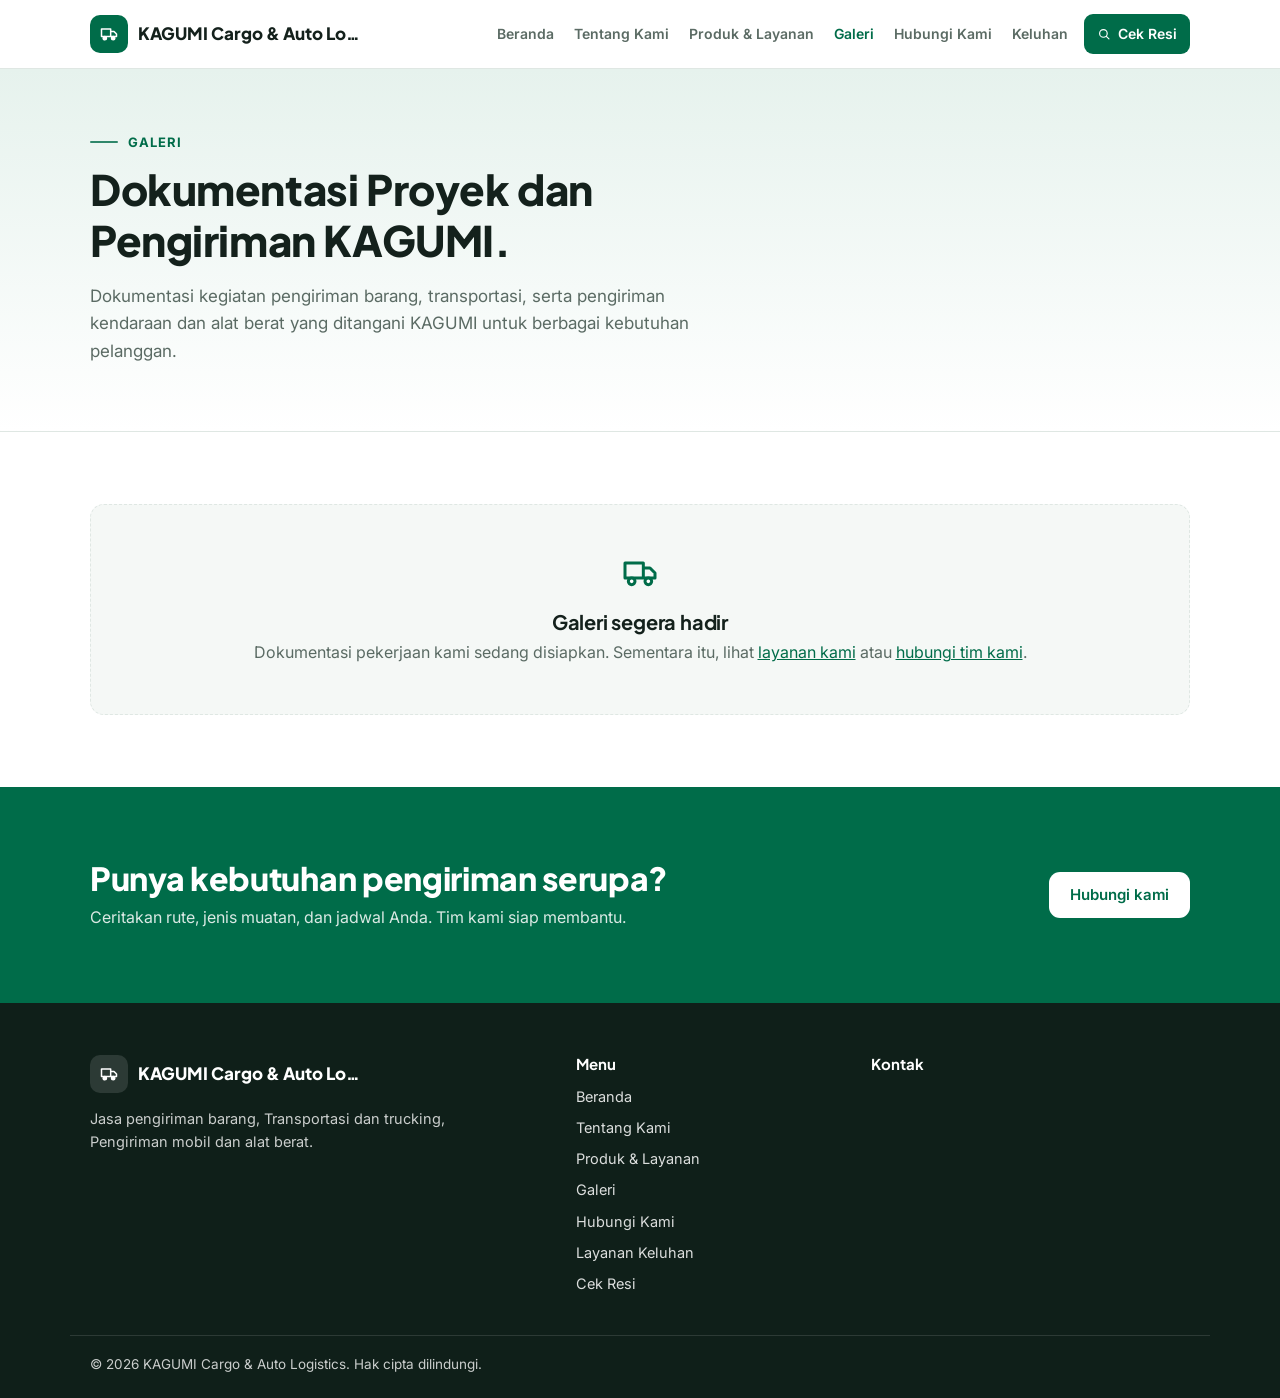
<file: portofolio.html>
<!doctype html>
<html lang="id">
<head>
  <meta charset="utf-8">
  <meta name="viewport" content="width=device-width, initial-scale=1">
  <title>Galeri — KAGUMI Cargo &amp; Auto Logistics</title>
  <meta name="description" content="Halaman portofolio sudah pindah ke Galeri.">
  <meta name="theme-color" content="#006C49">
  <link rel="icon" type="image/png" href="favicon.png">
  <link rel="shortcut icon" href="favicon.ico">
  <link rel="apple-touch-icon" href="apple-touch-icon.png">
  <script>try{var i=localStorage.getItem('kgmWebIkon');if(i)document.querySelectorAll('link[rel="icon"],link[rel="shortcut icon"]').forEach(function(l){l.href=i})}catch(e){}</script>
  <link rel="preconnect" href="https://fonts.googleapis.com">
  <link rel="preconnect" href="https://fonts.gstatic.com" crossorigin>
  <link href="https://fonts.googleapis.com/css2?family=Inter:wght@400;500;600;700&family=Plus+Jakarta+Sans:wght@600;700;800&display=swap" rel="stylesheet">
  <link rel="stylesheet" href="css/style.css?v=4.6.19">
  <script>(function(){try{if(matchMedia('(prefers-reduced-motion: reduce)').matches)return;var d=document.documentElement;d.classList.add('anim');setTimeout(function(){if(!window.__kgmAnim)d.classList.add('anim-off')},3000)}catch(e){}})()</script>
</head>
<body data-page="portofolio">
<svg width="0" height="0" style="position:absolute" aria-hidden="true">
  <symbol id="i-truck" viewBox="0 0 24 24"><path d="M3 6h11v9H3zM14 9h4l3 3v3h-7z" fill="none" stroke="currentColor" stroke-width="1.8" stroke-linejoin="round"/><circle cx="7" cy="17" r="2" fill="#fff" stroke="currentColor" stroke-width="1.8"/><circle cx="17" cy="17" r="2" fill="#fff" stroke="currentColor" stroke-width="1.8"/></symbol>
  <symbol id="i-car" viewBox="0 0 24 24"><path d="M4 15v-3l2-5h12l2 5v3M3 15h18v3H3z" fill="none" stroke="currentColor" stroke-width="1.8" stroke-linejoin="round"/><path d="M7 12h10" stroke="currentColor" stroke-width="1.8"/><circle cx="7.5" cy="18" r="1.6" fill="currentColor"/><circle cx="16.5" cy="18" r="1.6" fill="currentColor"/></symbol>
  <symbol id="i-building" viewBox="0 0 24 24"><g fill="none" stroke="currentColor" stroke-width="1.8" stroke-linecap="round" stroke-linejoin="round"><path d="M3 21h18"/><path d="M5 21V5.5a1.5 1.5 0 0 1 1.5-1.5h7A1.5 1.5 0 0 1 15 5.5V21"/><path d="M15 10h3.5a1.5 1.5 0 0 1 1.5 1.5V21"/><path d="M8 8h1M11 8h1M8 11.5h1M11 11.5h1M8 15h1M11 15h1"/><path d="M9 21v-2.5h2V21"/></g></symbol>
  <symbol id="i-box" viewBox="0 0 24 24"><path d="M3 7.5 12 3l9 4.5v9L12 21l-9-4.5z M3 7.5 12 12l9-4.5 M12 12v9" fill="none" stroke="currentColor" stroke-width="1.8" stroke-linejoin="round"/></symbol>
  <symbol id="i-search" viewBox="0 0 24 24"><circle cx="11" cy="11" r="6.5" fill="none" stroke="currentColor" stroke-width="2"/><path d="m16 16 4.5 4.5" stroke="currentColor" stroke-width="2" stroke-linecap="round"/></symbol>
  <symbol id="i-wa" viewBox="0 0 24 24"><path fill="currentColor" d="M12 2.2a9.7 9.7 0 0 0-8.3 14.8L2.4 21.6l4.7-1.2A9.7 9.7 0 1 0 12 2.2zm0 17.7c-1.5 0-3-.4-4.2-1.1l-.3-.2-2.8.7.8-2.7-.2-.3A8 8 0 1 1 12 19.9zm4.4-6c-.2-.1-1.4-.7-1.7-.8-.2-.1-.4-.1-.5.1l-.8 1c-.1.2-.3.2-.5.1a6.6 6.6 0 0 1-3.3-2.9c-.2-.4.2-.4.7-1.3.1-.2 0-.3 0-.4l-.8-1.8c-.2-.5-.4-.4-.5-.4h-.5c-.2 0-.4.1-.6.3-.2.2-.8.8-.8 2s.8 2.3 1 2.5c.1.2 1.6 2.5 3.9 3.5 1.5.6 2 .7 2.8.6.4-.1 1.4-.6 1.6-1.1.2-.5.2-1 .1-1.1l-.1-.3z"/></symbol>
  <symbol id="i-pin" viewBox="0 0 24 24"><path d="M12 21s-6.5-6-6.5-11a6.5 6.5 0 0 1 13 0c0 5-6.5 11-6.5 11z" fill="none" stroke="currentColor" stroke-width="1.8"/><circle cx="12" cy="10" r="2.3" fill="none" stroke="currentColor" stroke-width="1.8"/></symbol>
  <symbol id="i-phone" viewBox="0 0 24 24"><path d="M6.6 3.5 9 3l1.6 4-2 1.3a10 10 0 0 0 5 5L15 11.4l4 1.6-.5 2.4A2 2 0 0 1 16.6 17 13.6 13.6 0 0 1 5 5.4a2 2 0 0 1 1.6-1.9z" fill="none" stroke="currentColor" stroke-width="1.8" stroke-linejoin="round"/></symbol>
  <symbol id="i-mail" viewBox="0 0 24 24"><rect x="3" y="5" width="18" height="14" rx="2" fill="none" stroke="currentColor" stroke-width="1.8"/><path d="m4 7 8 6 8-6" fill="none" stroke="currentColor" stroke-width="1.8"/></symbol>
  <symbol id="i-check" viewBox="0 0 24 24"><path d="m5 12.5 4.5 4.5L19 7.5" fill="none" stroke="currentColor" stroke-width="2.4" stroke-linecap="round" stroke-linejoin="round"/></symbol>
  <symbol id="i-x" viewBox="0 0 24 24"><path d="M7 7l10 10M17 7 7 17" fill="none" stroke="currentColor" stroke-width="2.4" stroke-linecap="round"/></symbol>
  <symbol id="i-doc" viewBox="0 0 24 24"><path d="M6 3h8l4 4v14H6z M14 3v4h4 M9 12h6 M9 16h6" fill="none" stroke="currentColor" stroke-width="1.8" stroke-linejoin="round"/></symbol>
  <symbol id="i-shield" viewBox="0 0 24 24"><path d="M12 3 5 6v5c0 4.5 3 8.3 7 10 4-1.7 7-5.5 7-10V6z" fill="none" stroke="currentColor" stroke-width="1.8" stroke-linejoin="round"/><path d="m9 12 2 2 4-4" fill="none" stroke="currentColor" stroke-width="1.8" stroke-linecap="round" stroke-linejoin="round"/></symbol>
  <symbol id="i-clock" viewBox="0 0 24 24"><circle cx="12" cy="12" r="8.5" fill="none" stroke="currentColor" stroke-width="1.8"/><path d="M12 7.5V12l3 2" fill="none" stroke="currentColor" stroke-width="1.8" stroke-linecap="round"/></symbol>
  <symbol id="i-target" viewBox="0 0 24 24"><circle cx="12" cy="12" r="8.5" fill="none" stroke="currentColor" stroke-width="1.8"/><circle cx="12" cy="12" r="4.5" fill="none" stroke="currentColor" stroke-width="1.8"/><circle cx="12" cy="12" r="1.3" fill="currentColor"/></symbol>
  <symbol id="i-flag" viewBox="0 0 24 24"><path d="M5 21V4M5 4h11l-2 4 2 4H5" fill="none" stroke="currentColor" stroke-width="1.8" stroke-linejoin="round" stroke-linecap="round"/></symbol>
  <symbol id="i-star" viewBox="0 0 24 24"><path d="m12 3.5 2.6 5.3 5.9.9-4.3 4.1 1 5.8L12 16.9l-5.2 2.7 1-5.8-4.3-4.1 5.9-.9z" fill="none" stroke="currentColor" stroke-width="1.8" stroke-linejoin="round"/></symbol>
  <symbol id="i-news" viewBox="0 0 24 24"><path d="M4 5h13v14H6a2 2 0 0 1-2-2zM17 9h3v8a2 2 0 0 1-2 2M7 9h7M7 12.5h7M7 16h4" fill="none" stroke="currentColor" stroke-width="1.8" stroke-linejoin="round"/></symbol>
  <symbol id="i-arrow" viewBox="0 0 24 24"><path d="M5 12h14m-5-5 5 5-5 5" fill="none" stroke="currentColor" stroke-width="2" stroke-linecap="round" stroke-linejoin="round"/></symbol>
  <symbol id="i-send" viewBox="0 0 24 24"><path d="M21 3 10 14M21 3l-7 18-4-7-7-4z" fill="none" stroke="currentColor" stroke-width="1.8" stroke-linejoin="round"/></symbol>
</svg>
<a class="skip" href="#isi">Langsung ke isi</a>
<header class="top">
  <div class="wrap top-in">
    <a class="brand" href="index.html" aria-label="Beranda">
      <span class="brand-mark" data-logo><svg><use href="#i-truck"/></svg></span>
      <span class="brand-name" data-p="companyName">KAGUMI Cargo &amp; Auto Logistics</span>
    </a>
    <nav class="nav" id="nav" aria-label="Menu utama">
      <a href="index.html" data-nav="beranda">Beranda</a>
      <a href="tentang.html" data-nav="tentang">Tentang Kami</a>
      <a href="layanan.html" data-nav="layanan">Produk &amp; Layanan</a>
      <a href="galeri.html" data-nav="galeri">Galeri</a>
      <a href="kontak.html" data-nav="kontak">Hubungi Kami</a>
      <a href="keluhan.html" data-nav="keluhan">Keluhan</a>
      <a href="lacak.html" data-nav="lacak" class="nav-cta"><svg><use href="#i-search"/></svg>Cek Resi</a>
    </nav>
    <button class="menu-btn" id="menuBtn" aria-controls="nav" aria-expanded="false" aria-label="Buka menu"><span></span><span></span><span></span></button>
  </div>
</header>

<main id="isi">
<section class="sec"><div class="wrap"><p>Halaman ini sudah pindah. <a href="galeri.html">Buka Galeri</a>.</p></div></section>
</main>

<footer class="foot">
  <div class="wrap foot-grid">
    <div class="foot-brand">
      <a class="brand" href="index.html"><span class="brand-mark" data-logo><svg><use href="#i-truck"/></svg></span><span class="brand-name" data-p="companyName">KAGUMI Cargo &amp; Auto Logistics</span></a>
      <p data-w="bidangUsahaInline"></p>
    </div>
    <div>
      <h4>Menu</h4>
      <ul><li><a href="index.html">Beranda</a></li><li><a href="tentang.html">Tentang Kami</a></li><li><a href="layanan.html">Produk &amp; Layanan</a></li><li><a href="galeri.html">Galeri</a></li><li><a href="kontak.html">Hubungi Kami</a></li><li><a href="keluhan.html">Layanan Keluhan</a></li><li><a href="lacak.html">Cek Resi</a></li></ul>
    </div>
    <div>
      <h4>Kontak</h4>
      <ul class="foot-contact">
        <li data-row="companyAddress"><span data-p="companyAddress"></span></li>
        <li data-row="companyPhone"><a data-p="companyPhone" data-tel></a></li>
        <li data-row="wa"><a data-wa data-wa-text="footer">WhatsApp <span data-p="waTampil"></span></a></li>
        <li data-row="companyEmail"><a data-p="companyEmail" data-mail></a></li>
      </ul>
    </div>
  </div>
  <div class="wrap foot-bottom"><span>© <span data-year></span> <span data-p="companyName">KAGUMI Cargo &amp; Auto Logistics</span>. Hak cipta dilindungi.</span></div>
</footer>
<a class="wa-float" data-wa data-wa-text="umum" hidden aria-label="Chat WhatsApp"><svg><use href="#i-wa"/></svg></a>

<script src="js/config.js?v=4.6.19"></script>
<script src="js/web.js?v=4.6.19"></script>
</body>
</html>
</file>
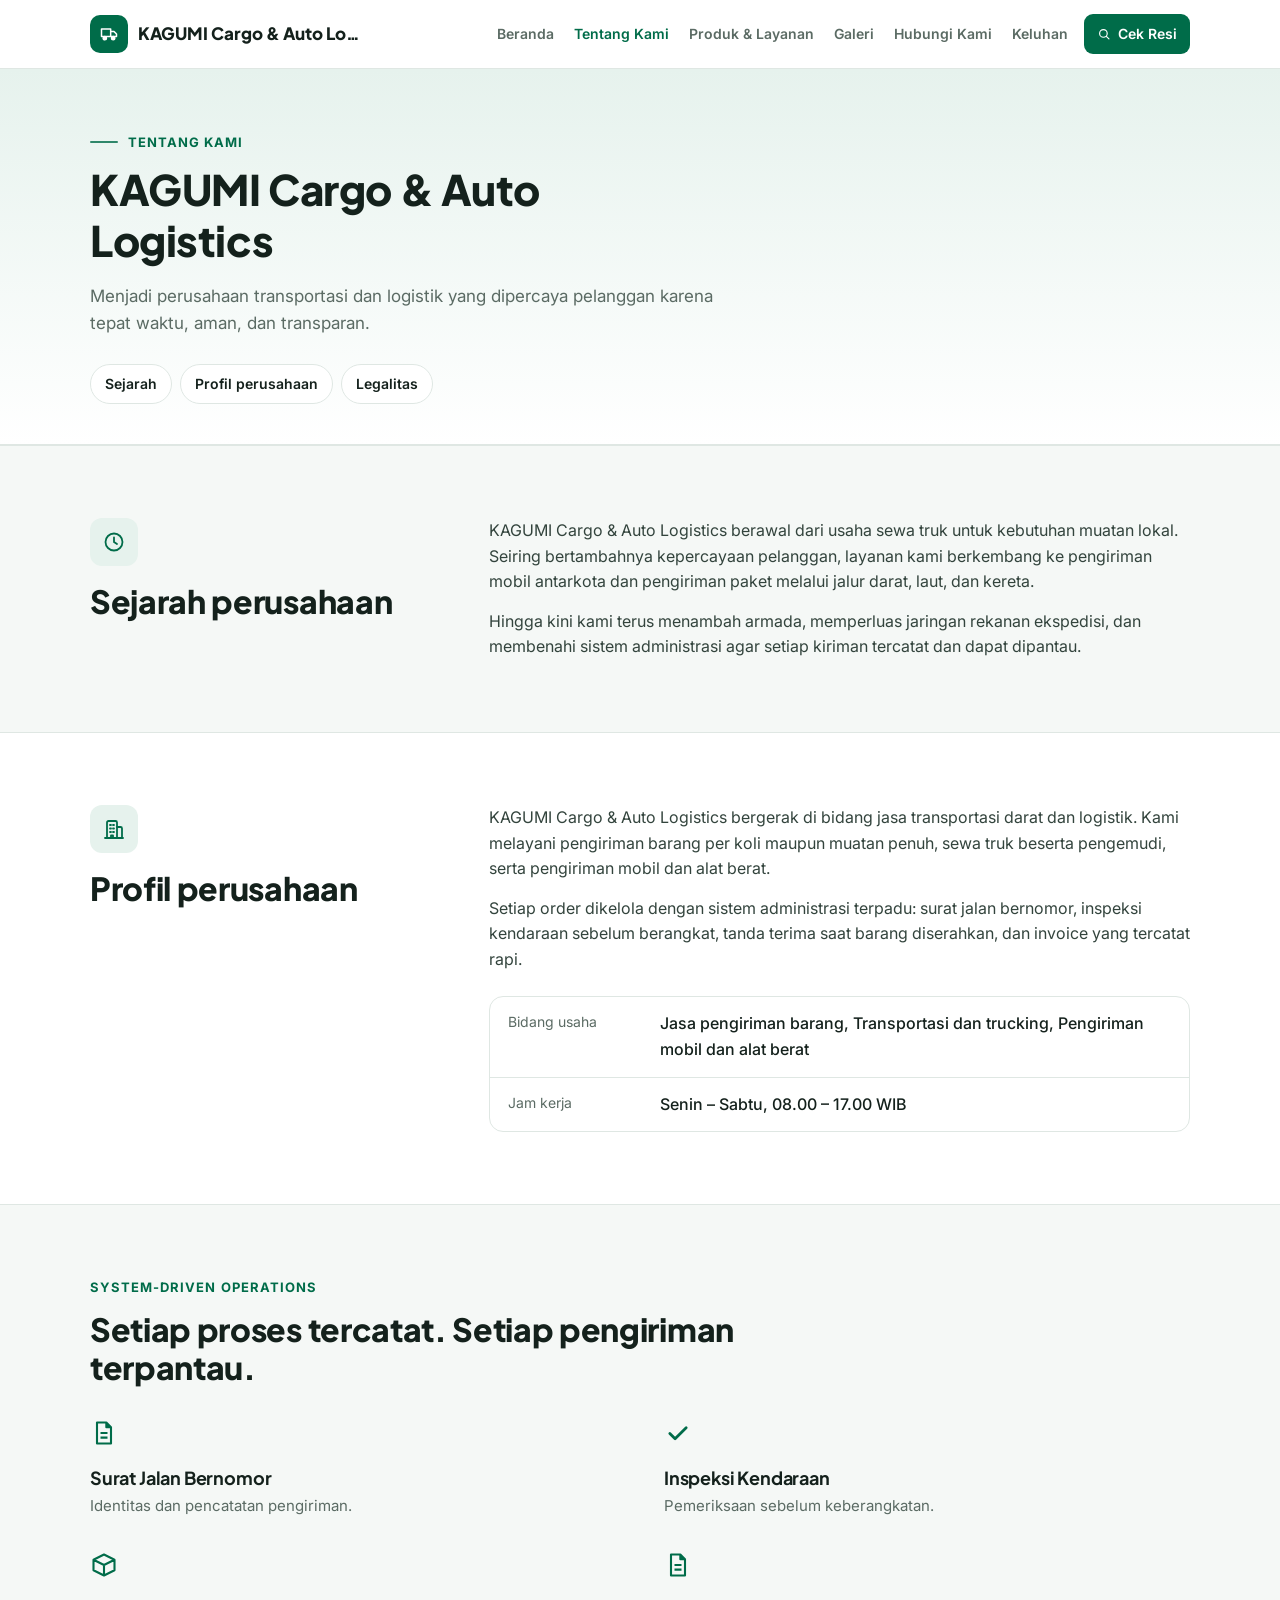
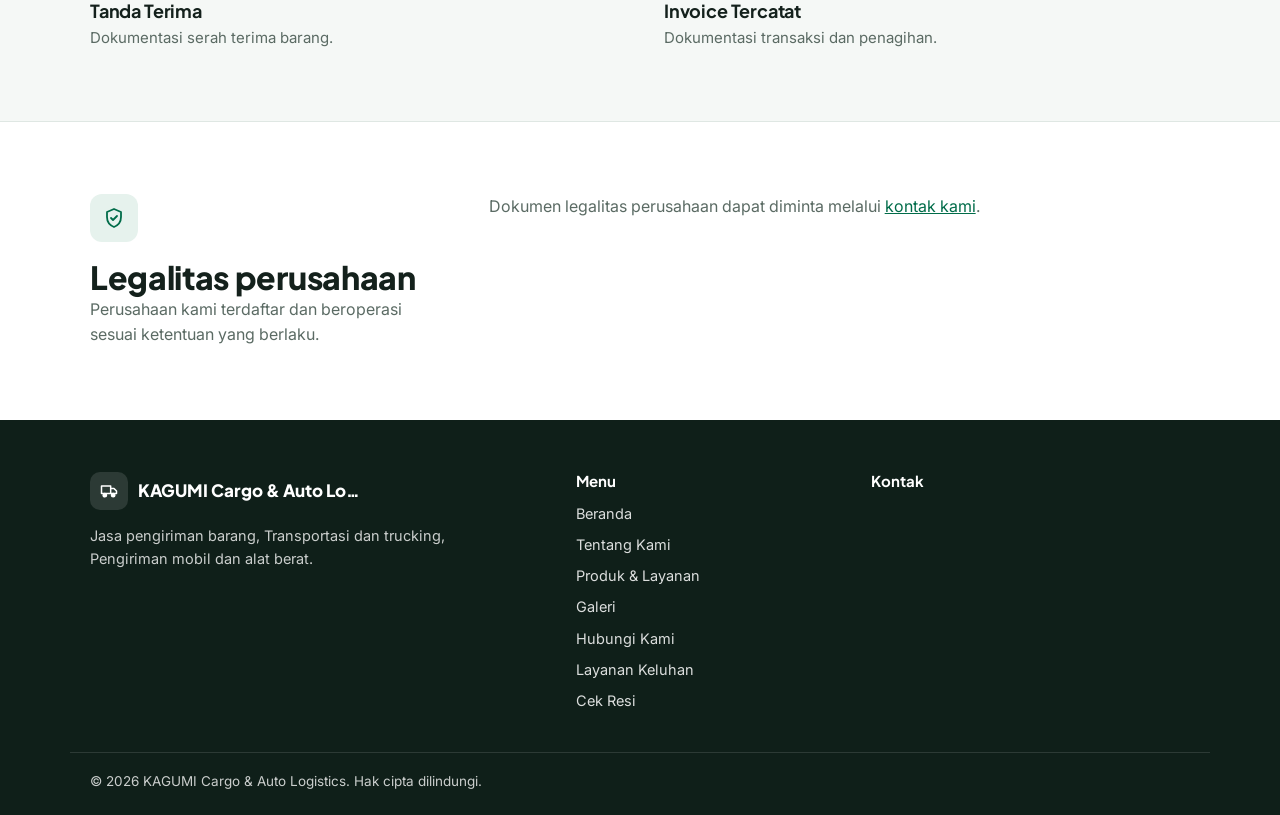
<file: tentang.html>
<!doctype html>
<html lang="id">
<head>
  <meta charset="utf-8">
  <meta name="viewport" content="width=device-width, initial-scale=1">
  <title>Tentang Kami — KAGUMI Cargo &amp; Auto Logistics</title>
  <meta name="description" content="Sejarah, profil, dan legalitas perusahaan.">
  <meta name="theme-color" content="#006C49">
  <link rel="icon" type="image/png" href="favicon.png">
  <link rel="shortcut icon" href="favicon.ico">
  <link rel="apple-touch-icon" href="apple-touch-icon.png">
  <script>try{var i=localStorage.getItem('kgmWebIkon');if(i)document.querySelectorAll('link[rel="icon"],link[rel="shortcut icon"]').forEach(function(l){l.href=i})}catch(e){}</script>
  <link rel="preconnect" href="https://fonts.googleapis.com">
  <link rel="preconnect" href="https://fonts.gstatic.com" crossorigin>
  <link href="https://fonts.googleapis.com/css2?family=Inter:wght@400;500;600;700&family=Plus+Jakarta+Sans:wght@600;700;800&display=swap" rel="stylesheet">
  <link rel="stylesheet" href="css/style.css?v=4.6.19">
  <script>(function(){try{if(matchMedia('(prefers-reduced-motion: reduce)').matches)return;var d=document.documentElement;d.classList.add('anim');setTimeout(function(){if(!window.__kgmAnim)d.classList.add('anim-off')},3000)}catch(e){}})()</script>
</head>
<body data-page="tentang">
<svg width="0" height="0" style="position:absolute" aria-hidden="true">
  <symbol id="i-truck" viewBox="0 0 24 24"><path d="M3 6h11v9H3zM14 9h4l3 3v3h-7z" fill="none" stroke="currentColor" stroke-width="1.8" stroke-linejoin="round"/><circle cx="7" cy="17" r="2" fill="#fff" stroke="currentColor" stroke-width="1.8"/><circle cx="17" cy="17" r="2" fill="#fff" stroke="currentColor" stroke-width="1.8"/></symbol>
  <symbol id="i-car" viewBox="0 0 24 24"><path d="M4 15v-3l2-5h12l2 5v3M3 15h18v3H3z" fill="none" stroke="currentColor" stroke-width="1.8" stroke-linejoin="round"/><path d="M7 12h10" stroke="currentColor" stroke-width="1.8"/><circle cx="7.5" cy="18" r="1.6" fill="currentColor"/><circle cx="16.5" cy="18" r="1.6" fill="currentColor"/></symbol>
  <symbol id="i-building" viewBox="0 0 24 24"><g fill="none" stroke="currentColor" stroke-width="1.8" stroke-linecap="round" stroke-linejoin="round"><path d="M3 21h18"/><path d="M5 21V5.5a1.5 1.5 0 0 1 1.5-1.5h7A1.5 1.5 0 0 1 15 5.5V21"/><path d="M15 10h3.5a1.5 1.5 0 0 1 1.5 1.5V21"/><path d="M8 8h1M11 8h1M8 11.5h1M11 11.5h1M8 15h1M11 15h1"/><path d="M9 21v-2.5h2V21"/></g></symbol>
  <symbol id="i-box" viewBox="0 0 24 24"><path d="M3 7.5 12 3l9 4.5v9L12 21l-9-4.5z M3 7.5 12 12l9-4.5 M12 12v9" fill="none" stroke="currentColor" stroke-width="1.8" stroke-linejoin="round"/></symbol>
  <symbol id="i-search" viewBox="0 0 24 24"><circle cx="11" cy="11" r="6.5" fill="none" stroke="currentColor" stroke-width="2"/><path d="m16 16 4.5 4.5" stroke="currentColor" stroke-width="2" stroke-linecap="round"/></symbol>
  <symbol id="i-wa" viewBox="0 0 24 24"><path fill="currentColor" d="M12 2.2a9.7 9.7 0 0 0-8.3 14.8L2.4 21.6l4.7-1.2A9.7 9.7 0 1 0 12 2.2zm0 17.7c-1.5 0-3-.4-4.2-1.1l-.3-.2-2.8.7.8-2.7-.2-.3A8 8 0 1 1 12 19.9zm4.4-6c-.2-.1-1.4-.7-1.7-.8-.2-.1-.4-.1-.5.1l-.8 1c-.1.2-.3.2-.5.1a6.6 6.6 0 0 1-3.3-2.9c-.2-.4.2-.4.7-1.3.1-.2 0-.3 0-.4l-.8-1.8c-.2-.5-.4-.4-.5-.4h-.5c-.2 0-.4.1-.6.3-.2.2-.8.8-.8 2s.8 2.3 1 2.5c.1.2 1.6 2.5 3.9 3.5 1.5.6 2 .7 2.8.6.4-.1 1.4-.6 1.6-1.1.2-.5.2-1 .1-1.1l-.1-.3z"/></symbol>
  <symbol id="i-pin" viewBox="0 0 24 24"><path d="M12 21s-6.5-6-6.5-11a6.5 6.5 0 0 1 13 0c0 5-6.5 11-6.5 11z" fill="none" stroke="currentColor" stroke-width="1.8"/><circle cx="12" cy="10" r="2.3" fill="none" stroke="currentColor" stroke-width="1.8"/></symbol>
  <symbol id="i-phone" viewBox="0 0 24 24"><path d="M6.6 3.5 9 3l1.6 4-2 1.3a10 10 0 0 0 5 5L15 11.4l4 1.6-.5 2.4A2 2 0 0 1 16.6 17 13.6 13.6 0 0 1 5 5.4a2 2 0 0 1 1.6-1.9z" fill="none" stroke="currentColor" stroke-width="1.8" stroke-linejoin="round"/></symbol>
  <symbol id="i-mail" viewBox="0 0 24 24"><rect x="3" y="5" width="18" height="14" rx="2" fill="none" stroke="currentColor" stroke-width="1.8"/><path d="m4 7 8 6 8-6" fill="none" stroke="currentColor" stroke-width="1.8"/></symbol>
  <symbol id="i-check" viewBox="0 0 24 24"><path d="m5 12.5 4.5 4.5L19 7.5" fill="none" stroke="currentColor" stroke-width="2.4" stroke-linecap="round" stroke-linejoin="round"/></symbol>
  <symbol id="i-x" viewBox="0 0 24 24"><path d="M7 7l10 10M17 7 7 17" fill="none" stroke="currentColor" stroke-width="2.4" stroke-linecap="round"/></symbol>
  <symbol id="i-doc" viewBox="0 0 24 24"><path d="M6 3h8l4 4v14H6z M14 3v4h4 M9 12h6 M9 16h6" fill="none" stroke="currentColor" stroke-width="1.8" stroke-linejoin="round"/></symbol>
  <symbol id="i-shield" viewBox="0 0 24 24"><path d="M12 3 5 6v5c0 4.5 3 8.3 7 10 4-1.7 7-5.5 7-10V6z" fill="none" stroke="currentColor" stroke-width="1.8" stroke-linejoin="round"/><path d="m9 12 2 2 4-4" fill="none" stroke="currentColor" stroke-width="1.8" stroke-linecap="round" stroke-linejoin="round"/></symbol>
  <symbol id="i-clock" viewBox="0 0 24 24"><circle cx="12" cy="12" r="8.5" fill="none" stroke="currentColor" stroke-width="1.8"/><path d="M12 7.5V12l3 2" fill="none" stroke="currentColor" stroke-width="1.8" stroke-linecap="round"/></symbol>
  <symbol id="i-target" viewBox="0 0 24 24"><circle cx="12" cy="12" r="8.5" fill="none" stroke="currentColor" stroke-width="1.8"/><circle cx="12" cy="12" r="4.5" fill="none" stroke="currentColor" stroke-width="1.8"/><circle cx="12" cy="12" r="1.3" fill="currentColor"/></symbol>
  <symbol id="i-flag" viewBox="0 0 24 24"><path d="M5 21V4M5 4h11l-2 4 2 4H5" fill="none" stroke="currentColor" stroke-width="1.8" stroke-linejoin="round" stroke-linecap="round"/></symbol>
  <symbol id="i-star" viewBox="0 0 24 24"><path d="m12 3.5 2.6 5.3 5.9.9-4.3 4.1 1 5.8L12 16.9l-5.2 2.7 1-5.8-4.3-4.1 5.9-.9z" fill="none" stroke="currentColor" stroke-width="1.8" stroke-linejoin="round"/></symbol>
  <symbol id="i-news" viewBox="0 0 24 24"><path d="M4 5h13v14H6a2 2 0 0 1-2-2zM17 9h3v8a2 2 0 0 1-2 2M7 9h7M7 12.5h7M7 16h4" fill="none" stroke="currentColor" stroke-width="1.8" stroke-linejoin="round"/></symbol>
  <symbol id="i-arrow" viewBox="0 0 24 24"><path d="M5 12h14m-5-5 5 5-5 5" fill="none" stroke="currentColor" stroke-width="2" stroke-linecap="round" stroke-linejoin="round"/></symbol>
  <symbol id="i-send" viewBox="0 0 24 24"><path d="M21 3 10 14M21 3l-7 18-4-7-7-4z" fill="none" stroke="currentColor" stroke-width="1.8" stroke-linejoin="round"/></symbol>
</svg>
<a class="skip" href="#isi">Langsung ke isi</a>
<header class="top">
  <div class="wrap top-in">
    <a class="brand" href="index.html" aria-label="Beranda">
      <span class="brand-mark" data-logo><svg><use href="#i-truck"/></svg></span>
      <span class="brand-name" data-p="companyName">KAGUMI Cargo &amp; Auto Logistics</span>
    </a>
    <nav class="nav" id="nav" aria-label="Menu utama">
      <a href="index.html" data-nav="beranda">Beranda</a>
      <a href="tentang.html" data-nav="tentang">Tentang Kami</a>
      <a href="layanan.html" data-nav="layanan">Produk &amp; Layanan</a>
      <a href="galeri.html" data-nav="galeri">Galeri</a>
      <a href="kontak.html" data-nav="kontak">Hubungi Kami</a>
      <a href="keluhan.html" data-nav="keluhan">Keluhan</a>
      <a href="lacak.html" data-nav="lacak" class="nav-cta"><svg><use href="#i-search"/></svg>Cek Resi</a>
    </nav>
    <button class="menu-btn" id="menuBtn" aria-controls="nav" aria-expanded="false" aria-label="Buka menu"><span></span><span></span><span></span></button>
  </div>
</header>

<main id="isi">
<section class="page-hero" data-foto="tentang">
  <div class="wrap">
    <p class="eyebrow" data-w="tentangLabel">Tentang kami</p>
    <h1 data-w="tentangJudul">KAGUMI Cargo &amp; Auto Logistics</h1>
    <p class="lead" data-w="visi"></p>
    <nav class="subnav" aria-label="Bagian halaman"><a href="#sejarah">Sejarah</a><a href="#profil">Profil perusahaan</a><a href="#legalitas">Legalitas</a></nav>
  </div>
</section>

<section class="sec" id="perjalanan" data-section="perjalanan" hidden>
  <div class="wrap">
    <div class="jrn-head"><span class="sec-ico"><svg><use href="#i-flag"/></svg></span><h2>Perjalanan founder</h2><p class="muted">Jejak langkah para pendiri KAGUMI, dari awal merintis hingga hari ini.</p></div>
    <div data-w="perjalanan"></div>
  </div>
</section>

<section class="sec sec-alt" id="sejarah">
  <div class="wrap split-narrow">
    <div><span class="sec-ico"><svg><use href="#i-clock"/></svg></span><h2>Sejarah perusahaan</h2></div>
    <div class="prose" data-w="sejarah"></div>
  </div>
</section>


<section class="sec" id="profil">
  <div class="wrap split-narrow">
    <div><span class="sec-ico"><svg><use href="#i-building"/></svg></span><h2>Profil perusahaan</h2></div>
    <div>
      <div class="prose" data-w="profil"></div>
      <dl class="facts" data-w="fakta"></dl>
    </div>
  </div>
</section>

<section class="sec sec-alt" id="operasional" data-section="operasional" hidden>
  <div class="wrap">
    <div class="ops-head"><p class="eyebrow" data-w="operasionalLabel"></p><h2 data-w="operasionalJudul"></h2></div>
    <ul class="ops" data-w="operasional"></ul>
  </div>
</section>

<section class="sec" id="legalitas">
  <div class="wrap split-narrow">
    <div><span class="sec-ico"><svg><use href="#i-shield"/></svg></span><h2>Legalitas perusahaan</h2><p class="muted">Perusahaan kami terdaftar dan beroperasi sesuai ketentuan yang berlaku.</p></div>
    <div data-w="legalitas"></div>
  </div>
</section>

<dialog class="porto-dlg" id="portoDlg" aria-labelledby="portoDlgTitle">
  <form method="dialog"><button class="dlg-x" aria-label="Tutup"><svg><use href="#i-x"/></svg></button></form>
  <div class="porto-dlg-img" id="portoDlgImg"></div>
  <div class="porto-dlg-tx">
    <span class="porto-kat" id="portoDlgKat"></span>
    <h2 id="portoDlgTitle"></h2>
    <p class="porto-meta" id="portoDlgMeta"></p>
    <div class="prose" id="portoDlgBody"></div>
  </div>
</dialog>
</main>

<footer class="foot">
  <div class="wrap foot-grid">
    <div class="foot-brand">
      <a class="brand" href="index.html"><span class="brand-mark" data-logo><svg><use href="#i-truck"/></svg></span><span class="brand-name" data-p="companyName">KAGUMI Cargo &amp; Auto Logistics</span></a>
      <p data-w="bidangUsahaInline"></p>
    </div>
    <div>
      <h4>Menu</h4>
      <ul><li><a href="index.html">Beranda</a></li><li><a href="tentang.html">Tentang Kami</a></li><li><a href="layanan.html">Produk &amp; Layanan</a></li><li><a href="galeri.html">Galeri</a></li><li><a href="kontak.html">Hubungi Kami</a></li><li><a href="keluhan.html">Layanan Keluhan</a></li><li><a href="lacak.html">Cek Resi</a></li></ul>
    </div>
    <div>
      <h4>Kontak</h4>
      <ul class="foot-contact">
        <li data-row="companyAddress"><span data-p="companyAddress"></span></li>
        <li data-row="companyPhone"><a data-p="companyPhone" data-tel></a></li>
        <li data-row="wa"><a data-wa data-wa-text="footer">WhatsApp <span data-p="waTampil"></span></a></li>
        <li data-row="companyEmail"><a data-p="companyEmail" data-mail></a></li>
      </ul>
    </div>
  </div>
  <div class="wrap foot-bottom"><span>© <span data-year></span> <span data-p="companyName">KAGUMI Cargo &amp; Auto Logistics</span>. Hak cipta dilindungi.</span></div>
</footer>
<a class="wa-float" data-wa data-wa-text="umum" hidden aria-label="Chat WhatsApp"><svg><use href="#i-wa"/></svg></a>

<script src="js/config.js?v=4.6.19"></script>
<script src="js/web.js?v=4.6.19"></script>
</body>
</html>
</file>
<file: css/style.css>
/* KAGUMI Transport — website perusahaan */
:root {
  --primary: #006C49;
  --primary-ink: #004d34;
  --primary-soft: #e6f2ed;
  --ink: #14211c;
  --muted: #5b6b64;
  --line: #dfe7e3;
  --bg: #ffffff;
  --bg-alt: #f5f8f6;
  --warn: #b42318;
  --warn-soft: #fdecea;
  --wa: #1f9d55;
  --radius: 14px;
  --shadow: 0 1px 2px rgba(16, 40, 30, .06), 0 12px 32px -12px rgba(16, 40, 30, .18);
  --font: 'Inter', system-ui, -apple-system, 'Segoe UI', Roboto, sans-serif;
  --display: 'Plus Jakarta Sans', var(--font);
}
* { box-sizing: border-box; }
[hidden] { display: none !important; }
html { scroll-behavior: smooth; scroll-padding-top: 80px; }
body { margin: 0; font: 16px/1.6 var(--font); color: var(--ink); background: var(--bg); -webkit-font-smoothing: antialiased; }
svg { width: 1em; height: 1em; flex: none; }
a { color: var(--primary); }
h1, h2, h3, h4 { font-family: var(--display); line-height: 1.2; margin: 0; letter-spacing: -.01em; }
p { margin: 0; }
.wrap { width: 100%; max-width: 1140px; margin: 0 auto; padding: 0 20px; }
.muted { color: var(--muted); }
.center { text-align: center; margin-top: 24px; }
.skip { position: absolute; left: -999px; top: 8px; background: #fff; padding: 8px 12px; z-index: 50; }
.skip:focus { left: 8px; }

/* Header */
.top { position: sticky; top: 0; z-index: 20; background: rgba(255, 255, 255, .98); border-bottom: 1px solid var(--line); }
.top-in { display: flex; align-items: center; gap: 20px; height: 68px; }
.brand { display: flex; align-items: center; gap: 10px; text-decoration: none; color: var(--ink); min-width: 0; margin-right: auto; }
.brand-mark { width: 38px; height: 38px; border-radius: 10px; background: var(--primary); color: #fff; display: grid; place-items: center; font-size: 20px; overflow: hidden; flex: none; }
.brand-mark img { width: 100%; height: 100%; object-fit: contain; background: #fff; }
.brand-mark.has-img { background: #fff; border: 1px solid var(--line); }
.brand-name { font-family: var(--display); font-weight: 800; font-size: 17px; white-space: nowrap; overflow: hidden; text-overflow: ellipsis; min-width: 0; }
.nav { display: flex; align-items: center; gap: 4px; }
.nav a { color: var(--muted); text-decoration: none; font-weight: 600; font-size: 14.5px; padding: 8px 12px; border-radius: 9px; white-space: nowrap; }
.nav a:hover { color: var(--primary); background: var(--primary-soft); }
.nav a[aria-current="page"] { color: var(--primary); }
.nav .nav-cta { display: inline-flex; align-items: center; gap: 7px; background: var(--primary); color: #fff; margin-left: 8px; padding: 9px 16px; }
.nav .nav-cta:hover, .nav .nav-cta[aria-current="page"] { background: var(--primary-ink); color: #fff; }
.menu-btn { display: none; width: 42px; height: 42px; border: 1px solid var(--line); border-radius: 10px; background: #fff; cursor: pointer; padding: 0 11px; flex-direction: column; justify-content: center; gap: 4px; }
.menu-btn span { display: block; height: 2px; background: var(--ink); border-radius: 2px; transition: transform .2s, opacity .2s; }
.menu-open .menu-btn span:nth-child(1) { transform: translateY(6px) rotate(45deg); }
.menu-open .menu-btn span:nth-child(2) { opacity: 0; }
.menu-open .menu-btn span:nth-child(3) { transform: translateY(-6px) rotate(-45deg); }

/* Buttons */
.btn { display: inline-flex; align-items: center; justify-content: center; gap: 8px; min-height: 46px; padding: 0 20px; border-radius: 11px; border: 1px solid transparent; font: 600 15px var(--font); text-decoration: none; cursor: pointer; transition: background .15s, border-color .15s; white-space: nowrap; }
.btn:active { transform: translateY(1px); }
.btn svg { font-size: 18px; }
.btn-block { width: 100%; }
.btn-primary { background: var(--primary); color: #fff; }
.btn-primary:hover { background: var(--primary-ink); }
.btn[disabled] { opacity: .7; cursor: progress; }
.btn-ghost { background: #fff; color: var(--ink); border-color: var(--line); }
.btn-ghost:hover { border-color: var(--primary); color: var(--primary); }
.btn-wa { background: var(--wa); color: #fff; }
.btn-wa:hover { filter: brightness(.94); }
.btn-light { background: #fff; color: var(--primary); }
.btn-light:hover { background: var(--primary-soft); }
.btn:focus-visible, input:focus-visible, select:focus-visible, textarea:focus-visible, a:focus-visible, button:focus-visible { outline: 3px solid color-mix(in srgb, var(--primary) 35%, transparent); outline-offset: 2px; }
.link-arrow { display: inline-flex; align-items: center; gap: 6px; font-weight: 600; text-decoration: none; color: var(--primary); margin-top: 18px; }
.link-arrow svg { transition: transform .15s; }
a:hover > .link-arrow svg, .link-arrow:hover svg, .news:hover .link-arrow svg { transform: translateX(3px); }
.eyebrow { margin: 0 0 12px; color: var(--primary); font-weight: 700; font-size: 13px; letter-spacing: .08em; text-transform: uppercase; }
.lead { color: var(--muted); font-size: 17px; margin-top: 18px; max-width: 60ch; }
.prose p { color: #33443d; margin-top: 14px; }
.prose p:first-child { margin-top: 16px; }

/* Hero */
.hero { background: linear-gradient(180deg, var(--primary-soft) 0%, #fff 100%); padding: 56px 0 72px; }
.hero-in { display: grid; grid-template-columns: minmax(0, 1.1fr) minmax(0, .9fr); gap: 48px; align-items: start; }
.hero h1 { font-size: clamp(30px, 4.2vw, 46px); font-weight: 800; }
.hero-cta { display: flex; flex-wrap: wrap; gap: 12px; margin-top: 28px; }
.page-hero { background: linear-gradient(180deg, var(--primary-soft) 0%, #fff 100%); padding: 56px 0 40px; border-bottom: 1px solid var(--line); }
.page-hero h1 { font-size: clamp(28px, 3.8vw, 42px); font-weight: 800; max-width: 22ch; }
.subnav { display: flex; flex-wrap: wrap; gap: 8px; margin-top: 26px; }
.subnav a { text-decoration: none; font-weight: 600; font-size: 14px; padding: 8px 14px; border-radius: 999px; background: #fff; border: 1px solid var(--line); color: var(--ink); }
.subnav a:hover { border-color: var(--primary); color: var(--primary); }

/* Cek resi */
.track-card { background: #fff; border: 1px solid var(--line); border-radius: 18px; box-shadow: var(--shadow); padding: 24px; }
.track-head { display: flex; gap: 14px; align-items: center; margin-bottom: 18px; }
.track-ico { width: 44px; height: 44px; border-radius: 12px; background: var(--primary-soft); color: var(--primary); display: grid; place-items: center; font-size: 22px; flex: none; }
.track-head h2 { font-size: 20px; }
.track-head p { margin-top: 2px; color: var(--muted); font-size: 14px; }
.fld { display: block; margin-bottom: 14px; min-width: 0; }
.fld > span { display: block; font-weight: 600; font-size: 14px; margin-bottom: 6px; }
.fld > span i { color: var(--warn); font-style: normal; }
.fld small { display: block; color: var(--muted); font-size: 12.5px; margin-top: 6px; }
.fld input, .fld select, .fld textarea { width: 100%; min-height: 48px; border: 1px solid #c9d6d0; border-radius: 11px; padding: 0 14px; font: 500 16px var(--font); color: var(--ink); background: #fff; }
.fld textarea { padding: 12px 14px; resize: vertical; line-height: 1.5; }
.fld input:focus, .fld select:focus, .fld textarea:focus { border-color: var(--primary); outline: 3px solid color-mix(in srgb, var(--primary) 18%, transparent); }
.fld input::placeholder, .fld textarea::placeholder { color: #8a9a93; font-weight: 400; }
.fld input[aria-invalid="true"] { border-color: var(--warn); }
.fld-2 { display: grid; grid-template-columns: minmax(0, 1fr) minmax(0, 1fr); gap: 0 14px; }
#tNo { text-transform: uppercase; letter-spacing: .02em; }
#tHp { letter-spacing: .3em; font-variant-numeric: tabular-nums; }
#tNo::placeholder { text-transform: none; letter-spacing: 0; }
#tHp::placeholder { letter-spacing: 0; }
.link-btn { background: none; border: 0; padding: 0; font: inherit; color: var(--primary, #006C49); text-decoration: underline; cursor: pointer; }
.t-msg.is-info { background: var(--primary-soft, #e6f2ed); color: var(--text, #14211c); }
.t-msg { margin: 12px 0 0; padding: 10px 12px; border-radius: 10px; background: var(--warn-soft); color: var(--warn); font-size: 14px; }
.t-result { margin-top: 20px; padding-top: 20px; border-top: 1px dashed var(--line); }
.t-top { display: flex; align-items: center; justify-content: space-between; gap: 12px; flex-wrap: wrap; }
.t-no { font-family: var(--display); font-weight: 800; font-size: 18px; word-break: break-all; }
.t-no small { display: block; font: 500 12.5px var(--font); color: var(--muted); }
.badge { display: inline-flex; align-items: center; height: 30px; padding: 0 12px; border-radius: 999px; font-weight: 700; font-size: 13px; background: var(--primary-soft); color: var(--primary); }
.badge.is-done { background: var(--primary); color: #fff; }
.badge.is-cancel { background: var(--warn-soft); color: var(--warn); }
.steps { list-style: none; margin: 18px 0 0; padding: 0; }
.step { position: relative; display: grid; grid-template-columns: 28px 1fr; gap: 12px; padding-bottom: 18px; }
.step:last-child { padding-bottom: 0; }
.step::before { content: ''; position: absolute; left: 13px; top: 28px; bottom: 0; width: 2px; background: var(--line); }
.step:last-child::before { display: none; }
.step.done::before { background: var(--primary); }
.dot { width: 28px; height: 28px; border-radius: 50%; border: 2px solid var(--line); background: #fff; display: grid; place-items: center; color: #fff; font-size: 15px; position: relative; z-index: 1; }
.step.done .dot { background: var(--primary); border-color: var(--primary); }
.step.now .dot { box-shadow: 0 0 0 5px var(--primary-soft); }
.step.cancel .dot { background: var(--warn); border-color: var(--warn); }
.step b { display: block; font-size: 15px; line-height: 28px; }
.step.todo b { color: var(--muted); font-weight: 600; }
.step time, .step .wait { display: block; color: var(--muted); font-size: 13.5px; margin-top: -2px; }
.t-upd { margin-top: 16px; color: var(--muted); font-size: 12.5px; }
.track-page { display: grid; grid-template-columns: minmax(0, 1fr) minmax(0, .9fr); gap: 48px; align-items: start; }
.page-hero-track { padding-bottom: 72px; }
.tips { list-style: none; padding: 0; margin: 28px 0 0; display: grid; gap: 14px; }
.tips li { display: flex; gap: 12px; color: #33443d; font-size: 15px; }
.tips svg { font-size: 20px; color: var(--primary); margin-top: 2px; }

/* Sections */
.sec { padding: 72px 0; }
.sec-alt { background: var(--bg-alt); border-top: 1px solid var(--line); border-bottom: 1px solid var(--line); }
.sec-head { max-width: 640px; margin-bottom: 32px; }
.row-head { max-width: none; display: flex; justify-content: space-between; align-items: end; gap: 16px; flex-wrap: wrap; }
.row-head .link-arrow { margin-top: 0; }
.sec h2 { font-size: clamp(24px, 3vw, 32px); font-weight: 800; }
.sec-ico { width: 48px; height: 48px; border-radius: 12px; background: var(--primary-soft); color: var(--primary); display: grid; place-items: center; font-size: 24px; margin-bottom: 16px; }
.split { display: grid; grid-template-columns: minmax(0, 1.4fr) minmax(0, 1fr); gap: 56px; align-items: start; }
.split-narrow { display: grid; grid-template-columns: minmax(0, .8fr) minmax(0, 1.6fr); gap: 48px; align-items: start; }
.split-narrow .prose p:first-child { margin-top: 0; }
.biz { background: var(--bg-alt); border: 1px solid var(--line); border-radius: var(--radius); padding: 24px; }
.biz h3 { font-size: 17px; }
.biz-list { list-style: none; padding: 0; margin: 14px 0 0; display: grid; gap: 10px; }
.biz-list li { display: flex; gap: 10px; align-items: flex-start; }
.biz-list svg { color: var(--primary); font-size: 18px; margin-top: 3px; }
.biz-list li.sub { display: block; margin: -6px 0 0 28px; color: var(--muted); font-size: 14.5px; line-height: 1.55; }

.vm { display: grid; grid-template-columns: minmax(0, 1fr) minmax(0, 1.3fr); gap: 20px; }
.vm-card { background: #fff; border: 1px solid var(--line); border-radius: var(--radius); padding: 28px; }
.vm-ico { width: 44px; height: 44px; border-radius: 12px; background: var(--primary); color: #fff; display: grid; place-items: center; font-size: 22px; margin-bottom: 16px; }
.vm-card h2 { font-size: 24px; }
.vm-visi { font-size: 16.5px; font-weight: 400; line-height: 1.7; margin-top: 12px; color: #33443d; }
.vm-misi { margin: 12px 0 0; padding-left: 22px; display: grid; gap: 8px; color: #33443d; }
.vm-misi li::marker { color: var(--primary); font-weight: 400; }

.svc-grid { display: grid; grid-template-columns: repeat(3, minmax(0, 1fr)); gap: 20px; }
.svc { display: flex; flex-direction: column; border: 1px solid var(--line); border-radius: var(--radius); padding: 24px; background: #fff; text-decoration: none; color: var(--ink); transition: border-color .15s, box-shadow .15s; }
.svc:hover { border-color: var(--primary); box-shadow: var(--shadow); }
.svc-ico { width: 48px; height: 48px; border-radius: 12px; background: var(--primary-soft); color: var(--primary); display: grid; place-items: center; font-size: 26px; margin-bottom: 16px; }
.svc h3 { font-size: 19px; }
.svc p { color: var(--muted); margin: 8px 0 0; font-size: 15px; flex: 1; }

.why { display: grid; grid-template-columns: repeat(auto-fit, minmax(240px, 1fr)); gap: 24px 28px; }
.why-item { display: flex; gap: 14px; }
.why-item > span { width: 42px; height: 42px; border-radius: 10px; background: #fff; border: 1px solid var(--line); color: var(--primary); display: grid; place-items: center; font-size: 20px; flex: none; }
.why-item h3 { font-size: 16px; }
.why-item p { margin-top: 4px; color: var(--muted); font-size: 14.5px; }

.news-grid { display: grid; grid-template-columns: repeat(3, minmax(0, 1fr)); gap: 20px; }
.news { text-align: left; font: inherit; color: inherit; background: #fff; border: 1px solid var(--line); border-radius: var(--radius); padding: 22px; cursor: pointer; display: flex; flex-direction: column; transition: border-color .15s, box-shadow .15s; }
.news:hover { border-color: var(--primary); box-shadow: var(--shadow); }
.news.is-extra { display: none; }
.news time { color: var(--primary); font-weight: 600; font-size: 13px; }
.news h3 { font-size: 17px; margin-top: 8px; }
.news p { color: var(--muted); font-size: 14.5px; margin-top: 8px; flex: 1; }
.news .link-arrow { margin-top: 14px; font-size: 14px; }
.news-dlg { border: 0; border-radius: 18px; padding: 28px; width: min(640px, calc(100vw - 32px)); max-height: calc(100vh - 64px); box-shadow: var(--shadow); color: var(--ink); }
.news-dlg::backdrop { background: rgba(10, 25, 18, .5); }
.news-dlg time { color: var(--primary); font-weight: 600; font-size: 14px; }
.news-dlg h2 { font-size: 24px; margin: 6px 40px 0 0; }
.dlg-x { position: absolute; right: 16px; top: 16px; width: 38px; height: 38px; border-radius: 50%; border: 1px solid var(--line); background: #fff; cursor: pointer; display: grid; place-items: center; font-size: 16px; color: var(--ink); }

.cta-band { background: var(--primary); color: #fff; }
.cta-in { display: flex; justify-content: space-between; align-items: center; gap: 24px; flex-wrap: wrap; }
.cta-in p { color: rgba(255, 255, 255, .85); margin-top: 8px; }
.cta-in .hero-cta { margin-top: 0; }

/* Tentang */
.facts { margin: 24px 0 0; display: grid; gap: 0; border: 1px solid var(--line); border-radius: var(--radius); background: #fff; }
.facts div { display: grid; grid-template-columns: 140px minmax(0, 1fr); gap: 12px; padding: 14px 18px; border-top: 1px solid var(--line); }
.facts div:first-child { border-top: 0; }
.facts dt { color: var(--muted); font-size: 14px; }
.facts dd { margin: 0; font-weight: 500; }
.legal { list-style: none; padding: 0; margin: 0; display: grid; grid-template-columns: repeat(2, minmax(0, 1fr)); gap: 14px; }
.legal li { display: flex; gap: 12px; border: 1px solid var(--line); border-radius: var(--radius); padding: 16px 18px; background: #fff; }
.legal svg { font-size: 22px; color: var(--primary); margin-top: 2px; }
.legal b { display: block; font-size: 14px; color: var(--muted); font-weight: 600; }
.legal span { font-weight: 600; overflow-wrap: anywhere; }

/* Layanan */
.svc-detail { display: grid; grid-template-columns: 260px minmax(0, 1fr); gap: 48px; align-items: start; }
.svc-art { aspect-ratio: 1; border-radius: 22px; background: var(--primary-soft); color: var(--primary); display: grid; place-items: center; font-size: 110px; position: relative; }
.svc-art span { position: absolute; left: 18px; top: 14px; font: 800 18px var(--display); opacity: .55; }
.svc-detail .biz-list { margin-top: 20px; }

/* Kontak */
.contact { display: grid; grid-template-columns: minmax(0, 1fr) minmax(0, 1.1fr); gap: 40px; align-items: start; }
.contact-list { list-style: none; margin: 0; padding: 0; border: 1px solid var(--line); border-radius: var(--radius); background: #fff; }
.contact-list li { display: flex; gap: 14px; padding: 16px 20px; border-top: 1px solid var(--line); }
.contact-list li:first-child { border-top: 0; }
.contact-list svg { font-size: 22px; color: var(--primary); margin-top: 2px; }
.contact-list b { display: block; font-size: 13px; color: var(--muted); font-weight: 600; }
.contact-list span, .contact-list a { font-size: 15.5px; overflow-wrap: anywhere; }
.contact-list a { text-decoration: none; font-weight: 600; }
.contact-list .small-link { display: inline-block; margin-top: 4px; font-size: 13.5px; }
.map { margin-top: 20px; border: 1px solid var(--line); border-radius: var(--radius); overflow: hidden; background: var(--bg-alt); }
.map iframe { display: block; width: 100%; height: 320px; border: 0; }
.form-card { border: 1px solid var(--line); border-radius: 18px; padding: 28px; box-shadow: var(--shadow); background: #fff; }
.form-card h2 { font-size: 24px; }
.form-card > .muted { margin: 6px 0 22px; }
.hp-trap { position: absolute; left: -10000px; width: 1px; height: 1px; overflow: hidden; }
.form-alt { text-align: center; color: var(--muted); font-size: 14px; margin-top: 14px; }
.q-done { text-align: center; padding: 24px 0 8px; display: grid; gap: 12px; justify-items: center; }
.done-ico { width: 56px; height: 56px; border-radius: 50%; background: var(--primary); color: #fff; display: grid; place-items: center; font-size: 28px; }
.q-done h3 { font-size: 19px; max-width: 30ch; }

/* Footer */
.foot { background: #0f1f19; color: rgba(255, 255, 255, .78); padding: 52px 0 0; font-size: 14.5px; }
.foot a { color: rgba(255, 255, 255, .85); text-decoration: none; }
.foot a:hover { color: #fff; text-decoration: underline; }
.foot-grid { display: grid; grid-template-columns: minmax(0, 1.4fr) minmax(0, .8fr) minmax(0, 1fr); gap: 40px; }
.foot .brand { color: #fff; margin: 0; }
.foot .brand-mark { background: rgba(255, 255, 255, .12); }
.foot-brand p { margin-top: 14px; max-width: 40ch; }
.foot h4 { color: #fff; font-size: 15px; margin-bottom: 12px; }
.foot ul { list-style: none; padding: 0; margin: 0; display: grid; gap: 8px; }
.foot-contact li { overflow-wrap: anywhere; }
.foot-bottom { border-top: 1px solid rgba(255, 255, 255, .12); margin-top: 40px; padding-top: 18px; padding-bottom: 22px; font-size: 13.5px; }
.wa-float { position: fixed; right: 18px; bottom: 18px; z-index: 30; width: 56px; height: 56px; border-radius: 50%; background: var(--wa); color: #fff; display: grid; place-items: center; font-size: 30px; box-shadow: 0 8px 24px rgba(0, 0, 0, .2); }
.wa-float:hover { filter: brightness(.94); }

/* Responsif */
@media (max-width: 960px) {
  .menu-btn { display: inline-flex; }
  .nav { position: absolute; left: 0; right: 0; top: 68px; flex-direction: column; align-items: stretch; gap: 2px; background: #fff; border-bottom: 1px solid var(--line); padding: 10px 16px 16px; box-shadow: 0 16px 24px -16px rgba(0, 0, 0, .2); display: none; }
  .menu-open .nav { display: flex; }
  .nav a { padding: 12px; font-size: 16px; }
  .nav .nav-cta { margin: 6px 0 0; justify-content: center; }
  .hero-in, .contact, .split, .split-narrow, .track-page, .vm { grid-template-columns: minmax(0, 1fr); gap: 32px; }
  .svc-grid, .news-grid { grid-template-columns: minmax(0, 1fr); }
  .svc-detail { grid-template-columns: minmax(0, 1fr); gap: 20px; }
  .svc-art { width: 96px; font-size: 48px; border-radius: 18px; }
  .svc-art span { display: none; }
  .foot-grid { grid-template-columns: minmax(0, 1fr) minmax(0, 1fr); }
  .foot-brand { grid-column: 1 / -1; }
}
@media (max-width: 560px) {
  .wrap { padding: 0 16px; }
  .hero, .page-hero { padding: 32px 0 40px; }
  .page-hero-track { padding-bottom: 48px; }
  .track-card, .form-card { padding: 18px; border-radius: 16px; }
  .hero-cta .btn { flex: 1 1 auto; }
  .sec { padding: 52px 0; }
  .fld-2, .legal, .foot-grid { grid-template-columns: minmax(0, 1fr); }
  .facts div { grid-template-columns: minmax(0, 1fr); gap: 2px; }
  .vm-card { padding: 22px; }
  .map iframe { height: 260px; }
  .wa-float { width: 52px; height: 52px; right: 14px; bottom: 14px; }
}
@media (prefers-reduced-motion: reduce) { html { scroll-behavior: auto; } }

/* Foto latar (diunggah dari aplikasi: Kelola Website) */
.has-photo { background: linear-gradient(100deg, rgba(5, 26, 18, .9) 0%, rgba(5, 26, 18, .72) 50%, rgba(5, 26, 18, .38) 100%), var(--foto) center / cover no-repeat; border-bottom: 0; }
.has-photo h1, .has-photo .hero-copy > h1 { color: #fff; }
.has-photo .lead, .has-photo .tips li { color: rgba(255, 255, 255, .88); }
.has-photo .eyebrow { color: #8fe0bd; }
.has-photo .tips svg, .has-photo .tips a { color: #8fe0bd; }
.has-photo .btn-ghost { background: rgba(255, 255, 255, .12); color: #fff; border-color: rgba(255, 255, 255, .45); }
.has-photo .btn-ghost:hover { background: rgba(255, 255, 255, .2); color: #fff; border-color: #fff; }
.has-photo .subnav a { background: rgba(255, 255, 255, .14); border-color: rgba(255, 255, 255, .35); color: #fff; }
.has-photo .subnav a:hover { background: #fff; color: var(--primary); }
.page-hero.has-photo { padding: 88px 0 72px; }
.svc-photo { margin: -24px -24px 18px; aspect-ratio: 16 / 9; overflow: hidden; border-radius: var(--radius) var(--radius) 0 0; background: var(--bg-alt); }
.svc-photo img { width: 100%; height: 100%; object-fit: cover; display: block; }
.svc-art.has-img { aspect-ratio: 4 / 3; overflow: hidden; }
.svc-art.has-img img { position: absolute; inset: 0; width: 100%; height: 100%; object-fit: cover; }
.svc-art.has-img svg { display: none; }
.svc-art.has-img span { z-index: 1; color: #fff; opacity: 1; background: rgba(0, 0, 0, .45); padding: 2px 8px; border-radius: 6px; top: 12px; left: 12px; }
@media (max-width: 960px) {
  .has-photo { background: linear-gradient(180deg, rgba(5, 26, 18, .86) 0%, rgba(5, 26, 18, .72) 100%), var(--foto) center / cover no-repeat; }
  .svc-art.has-img { width: 100%; aspect-ratio: 16 / 9; border-radius: 16px; }
}

/* Logo khusus website (boleh mendatar) */
.brand-mark.is-wide { display: flex; align-items: center; width: auto; max-width: 230px; height: 48px; border: 0; border-radius: 0; background: transparent; overflow: visible; }
.brand-mark.is-wide img { display: block; width: auto; height: auto; max-height: 48px; max-width: 230px; object-fit: contain; background: transparent; }
.brand.no-name .brand-name { position: absolute; width: 1px; height: 1px; overflow: hidden; clip: rect(0 0 0 0); }
.foot .brand-mark.is-wide { background: #fff; padding: 6px 10px; border-radius: 10px; height: 52px; box-sizing: border-box; }
@media (max-width: 560px) { .brand-mark.is-wide { max-width: 170px; height: 42px; } .brand-mark.is-wide img { max-width: 170px; max-height: 42px; } }
.foot .brand-mark.is-wide img { max-height: 40px; }

/* Layanan keluhan */
.klh-wrap { display: grid; grid-template-columns: minmax(0, 1.15fr) minmax(0, .85fr); gap: 32px; align-items: start; }
.klh-no { font: 800 26px var(--display); color: var(--primary); letter-spacing: .02em; margin: 0; }
.klh-sol { margin-top: 14px; padding: 12px 14px; border-radius: 12px; background: var(--primary-soft); }
.klh-sol p { margin-top: 4px; }
.step-isi { margin-top: 4px; font-size: 14px; color: #33443d; }
@media (max-width: 960px) { .klh-wrap { grid-template-columns: minmax(0, 1fr); } .nav a { padding: 10px 12px; } }
@media (min-width: 961px) and (max-width: 1140px) { .nav a { padding: 8px 9px; font-size: 14px; } }
.sec .track-head h2 { font-size: 20px; }
.sec .form-card h2 { font-size: 24px; }

/* Tagline di bawah logo besar */
.brand.has-tagline { flex-direction: column; align-items: flex-start; gap: 1px; }
.brand.has-tagline .brand-mark.is-wide { height: 40px; }
.brand.has-tagline .brand-mark.is-wide img { max-height: 40px; }
.brand-tagline { font-size: 10.5px; font-style: italic; font-weight: 600; letter-spacing: .06em; color: #9A7410; line-height: 1.2; white-space: nowrap; }
.foot .brand-tagline { color: #E9C46A; }
.foot .brand.has-tagline .brand-mark.is-wide { height: 52px; }
@media (max-width: 560px) { .brand.has-tagline .brand-mark.is-wide { height: 34px; } .brand.has-tagline .brand-mark.is-wide img { max-height: 34px; } .brand-tagline { font-size: 9.5px; } }

/* Portofolio */
.porto-grid { display: grid; grid-template-columns: repeat(3, minmax(0, 1fr)); gap: 20px; }
.porto-card { display: flex; flex-direction: column; text-align: left; font: inherit; color: inherit; text-decoration: none; background: #fff; border: 1px solid var(--line); border-radius: var(--radius); overflow: hidden; cursor: pointer; padding: 0; transition: border-color .15s, box-shadow .15s, transform .15s; }
.porto-card:hover { border-color: var(--primary); box-shadow: var(--shadow); transform: translateY(-2px); }
.porto-card:focus-visible { outline: 3px solid var(--primary); outline-offset: 2px; }
.porto-ph { display: block; aspect-ratio: 4 / 3; background: var(--primary-soft); overflow: hidden; }
.porto-ph img { width: 100%; height: 100%; object-fit: cover; display: block; }
.porto-body { display: flex; flex-direction: column; gap: 4px; padding: 16px 18px 18px; }
.porto-body b { font-family: var(--display); font-size: 16.5px; line-height: 1.3; }
.porto-body small { color: var(--muted); font-size: 13.5px; }
.porto-kat { color: var(--primary); font-weight: 700; font-size: 12px; letter-spacing: .04em; text-transform: uppercase; }
.porto-filter a[aria-current="true"] { background: var(--primary); border-color: var(--primary); color: #fff; }
.porto-n { opacity: .7; font-weight: 500; margin-left: 2px; }
.porto-empty { grid-column: 1 / -1; text-align: center; padding: 48px 20px; border: 1px dashed var(--line); border-radius: var(--radius); background: var(--bg-alt); }
.porto-empty svg { font-size: 40px; color: var(--primary); }
.porto-empty h3 { margin: 10px 0 6px; font-size: 20px; }
.porto-dlg { border: 0; border-radius: 18px; padding: 0; width: min(880px, calc(100vw - 32px)); max-height: calc(100vh - 48px); box-shadow: var(--shadow); color: var(--ink); overflow: auto; }
.porto-dlg::backdrop { background: rgba(10, 25, 18, .6); }
.porto-dlg-img { background: #0d1a14; min-height: 200px; display: grid; place-items: center; }
.porto-dlg-img img { width: 100%; max-height: 62vh; object-fit: contain; display: block; }
.porto-dlg-tx { padding: 22px 26px 26px; }
.porto-dlg-tx h2 { font-size: 22px; margin-top: 6px; }
.porto-meta { color: var(--muted); font-size: 14px; margin-top: 6px; }
.porto-dlg-tx .prose { margin-top: 12px; }
.porto-dlg .dlg-x { z-index: 2; }
@media (max-width: 960px) { .porto-grid { grid-template-columns: repeat(2, minmax(0, 1fr)); } }
@media (max-width: 560px) { .porto-grid { grid-template-columns: minmax(0, 1fr); gap: 16px; } .porto-dlg-tx { padding: 18px; } }
/* Perjalanan founder (Tentang Kami): foto di atas, lalu tanggal, keterangan foto, dan penjelasan */
.jrn-head { margin-bottom: 36px; max-width: 640px; }
.jrn-head h2 { margin-bottom: 8px; }
.jrn { list-style: none; margin: 0; padding: 0; display: grid; grid-template-columns: repeat(3, minmax(0, 1fr)); gap: 40px 28px; }
.jrn-item { margin: 0; min-width: 0; }
@media (max-width: 960px) { .jrn { grid-template-columns: repeat(2, minmax(0, 1fr)); } }
@media (max-width: 560px) { .jrn { grid-template-columns: minmax(0, 1fr); gap: 36px; } }
.jrn-fig { position: relative; margin: 0; aspect-ratio: 4 / 3; border-radius: var(--radius); overflow: hidden; background: var(--primary-soft); box-shadow: var(--shadow); }
.jrn-fig .porto-ph { position: absolute; inset: 0; aspect-ratio: auto; }
.jrn-tx { padding-top: 18px; }
.jrn-tx time { display: block; color: var(--primary); font-weight: 700; font-size: 12px; letter-spacing: .04em; text-transform: uppercase; }
.jrn-tx h3 { font-family: var(--display); font-size: 19px; line-height: 1.3; margin: 6px 0 0; }
.jrn-tx .prose { margin-top: 8px; }
.jrn-tx .prose p { margin-top: 8px; }
.jrn-btn { position: absolute; inset: 0; width: 100%; height: 100%; margin: 0; padding: 0; border: 0; background: none; cursor: pointer; display: block; }
.jrn-btn:focus-visible { outline: 3px solid var(--primary); outline-offset: -3px; }
.jrn-btn .porto-ph { position: absolute; inset: 0; aspect-ratio: auto; }
.jrn-hint { display: none; }
/* HP: teks di bawah foto disembunyikan; keterangan muncul saat foto diketuk */
@media (max-width: 560px) {
  .jrn-tx { display: none; }
  .jrn-hint { display: block; position: absolute; left: 10px; bottom: 10px; z-index: 1; pointer-events: none; background: rgba(10, 25, 18, .62); color: #fff; font-size: 12px; font-weight: 600; padding: 5px 10px; border-radius: 999px; }
}
@media (min-width: 961px) and (max-width: 1280px) { .nav a { padding: 8px 8px; font-size: 14px; } .nav .nav-cta { padding: 9px 13px; margin-left: 4px; } .brand-name { max-width: 230px; } }

/* Beranda: cek resi ringkas (satu baris) menggantikan kartu besar */
.hero-solo { grid-template-columns: minmax(0, 760px); }
.hero-resi { display: flex; align-items: center; gap: 8px; margin-top: 22px; max-width: 520px; background: #fff; border: 1px solid var(--line); border-radius: 14px; padding: 6px 6px 6px 14px; box-shadow: 0 6px 24px rgba(0, 0, 0, .12); }
.hero-resi > svg { width: 18px; height: 18px; color: var(--muted); flex: none; }
.hero-resi input { flex: 1; min-width: 0; border: 0; outline: 0; background: transparent; font: inherit; font-size: 15px; color: var(--ink); padding: 8px 4px; text-transform: uppercase; }
.hero-resi input::placeholder { text-transform: none; color: var(--muted); }
.hero-resi:focus-within { border-color: var(--primary); box-shadow: 0 0 0 3px var(--primary-soft), 0 6px 24px rgba(0, 0, 0, .12); }
.hero-resi .btn { padding: 10px 20px; flex: none; }
@media (max-width: 560px) { .hero-resi { max-width: none; } .hero-resi input { font-size: 14px; } .hero-resi .btn { padding: 10px 14px; } }

/* =====================================================================
   Animasi — halus & profesional (4.6.5)
   • Hanya aktif bila html.anim (diset di <head>, tidak untuk "kurangi gerakan").
   • Hanya opacity & transform (ringan, tidak menggeser tata letak).
   • Gagal muat JS → setelah 3 dtk html.anim-off menampilkan semuanya.
   ===================================================================== */
:root { --ease: cubic-bezier(.22, .61, .36, 1); --ease-out: cubic-bezier(.16, 1, .3, 1); }

/* Muncul saat digulir */
.anim:not(.anim-off) :is(.sec-head, .split > *, .split-narrow > *, .vm-card, .svc, .why-item, .news, .porto-card, .facts, .legal li, .contact > *, .svc-detail, .klh-wrap > *, .cta-in > *, .foot-grid > *, .porto-empty):not(.rv-done) {
  transition: opacity .65s var(--ease-out) var(--rv-d, 0ms), transform .65s var(--ease-out) var(--rv-d, 0ms), border-color .25s, box-shadow .35s;
}
.anim:not(.anim-off) :is(.sec-head, .split > *, .split-narrow > *, .vm-card, .svc, .why-item, .news, .porto-card, .facts, .legal li, .contact > *, .svc-detail, .klh-wrap > *, .cta-in > *, .foot-grid > *, .porto-empty):not(.is-in) { opacity: 0; transform: translate3d(0, 16px, 0); }
.anim .rv-now { transition: none !important; }
/* Cadangan bila skrip terlambat: isi memudar masuk, tidak muncul mendadak */
.anim.anim-off :is(.sec-head, .split > *, .split-narrow > *, .vm-card, .svc, .why-item, .news, .porto-card, .facts, .legal li, .contact > *, .svc-detail, .klh-wrap > *, .cta-in > *, .foot-grid > *, .porto-empty) { transition: opacity .5s ease; }

/* Pembuka halaman: header & isi hero naik bertahap */
@keyframes kgmNaik { from { opacity: 0; transform: translate3d(0, 14px, 0); } to { opacity: 1; transform: none; } }
@keyframes kgmTurun { from { opacity: 0; transform: translateY(-10px); } to { opacity: 1; transform: none; } }
@keyframes kgmMuncul { from { opacity: 0; } to { opacity: 1; } }
.anim .hero-copy > *, .anim .page-hero > .wrap > *:not(.track-page), .anim .track-page > * { animation: kgmNaik .7s var(--ease-out) both; }
.anim .hero-copy > :nth-child(1), .anim .page-hero > .wrap > :nth-child(1), .anim .track-page > :nth-child(1) { animation-delay: .10s; }
.anim .hero-copy > :nth-child(2), .anim .page-hero > .wrap > :nth-child(2), .anim .track-page > :nth-child(2) { animation-delay: .22s; }
.anim .hero-copy > :nth-child(3), .anim .page-hero > .wrap > :nth-child(3) { animation-delay: .34s; }
.anim .hero-copy > :nth-child(4), .anim .page-hero > .wrap > :nth-child(4) { animation-delay: .46s; }
.anim .hero-copy > :nth-child(5), .anim .page-hero > .wrap > :nth-child(5) { animation-delay: .58s; }

/* Garis aksen di atas judul hero */
.hero .eyebrow, .page-hero .eyebrow { display: inline-flex; align-items: center; gap: 10px; }
.hero .eyebrow::before, .page-hero .eyebrow::before { content: ''; width: 28px; height: 2px; border-radius: 2px; background: currentColor; opacity: .8; transform-origin: left; }
.anim .hero .eyebrow::before, .anim .page-hero .eyebrow::before { animation: kgmGarisX .9s var(--ease-out) .35s both; }
@keyframes kgmGarisX { from { transform: scaleX(0); } to { transform: scaleX(1); } }

/* Foto latar hero: perlahan mendekat (efek sinematik) */
.anim .has-photo { background: linear-gradient(180deg, var(--primary-soft) 0%, #fff 100%); position: relative; isolation: isolate; overflow: hidden; }
.anim .has-photo::before { content: ''; position: absolute; inset: 0; z-index: -2; background: #0b2219 var(--foto) center / cover no-repeat; animation: kgmFoto 1.1s var(--ease-out) both; will-change: opacity, transform; }
.anim .has-photo::after { content: ''; position: absolute; inset: 0; z-index: -1; background: linear-gradient(100deg, rgba(5, 26, 18, .9) 0%, rgba(5, 26, 18, .72) 50%, rgba(5, 26, 18, .38) 100%); animation: kgmMuncul .6s ease both; }
.anim .has-photo.foto-tenang::before { will-change: auto; }
@media (max-width: 960px) { .anim .has-photo::after { background: linear-gradient(180deg, rgba(5, 26, 18, .86) 0%, rgba(5, 26, 18, .72) 100%); } }
@keyframes kgmFoto { from { opacity: 0; transform: scale(1.03); } to { opacity: 1; transform: none; } }
/* warna teks ikut berganti perlahan bersama foto */
.anim :is(.hero, .page-hero) :is(h1, .lead, .eyebrow, .tips li, .tips a, .tips svg, .btn-ghost) { transition: color .6s ease, background-color .6s ease, border-color .6s ease, box-shadow .3s var(--ease), transform .3s var(--ease-out); }

/* Header menipis & berbayang saat halaman digulir */
.top { transition: box-shadow .3s var(--ease); }
.top.is-scrolled { box-shadow: 0 10px 30px -18px rgba(16, 40, 30, .45); }
@media (max-width: 960px) { .nav { top: 100%; } }
.menu-open .nav { animation: kgmTurun .28s var(--ease-out) both; }

/* Interaksi hover: halus, tidak berlebihan */
.btn { transition: background .2s, border-color .2s, color .2s, box-shadow .3s var(--ease), transform .3s var(--ease-out); }
.nav a { transition: color .2s, background .2s; }
.svc-ico, .why-item > span, .vm-ico { transition: background .3s, color .3s, border-color .3s, transform .45s var(--ease-out); }
.porto-ph img, .svc-photo img, .svc-art.has-img img { transition: transform 1s var(--ease-out); }
.why-item:hover > span { background: var(--primary); border-color: var(--primary); color: #fff; }
.svc:hover .svc-ico { background: var(--primary); color: #fff; }
@media (hover: hover) and (prefers-reduced-motion: no-preference) {
  .btn-primary:hover, .btn-wa:hover { transform: translateY(-1px); box-shadow: 0 10px 22px -10px rgba(0, 108, 73, .6); }
  .btn-ghost:hover, .btn-light:hover { transform: translateY(-1px); }
  .btn:active { transform: translateY(0); }
  .svc, .news, .vm-card { transition: border-color .25s, box-shadow .35s var(--ease), transform .4s var(--ease-out); }
  .svc:hover, .news:hover { transform: translateY(-4px); }
  .vm-card:hover { transform: translateY(-3px); box-shadow: var(--shadow); }
  .svc:hover .svc-ico, .vm-card:hover .vm-ico { transform: scale(1.06); }
  .porto-card { transition: border-color .25s, box-shadow .35s var(--ease), transform .4s var(--ease-out); }
  .porto-card:hover { transform: translateY(-4px); }
  .porto-card:hover .porto-ph img, .svc:hover .svc-photo img { transform: scale(1.05); }
}

/* Tombol WhatsApp melayang: muncul lembut + satu riak */
.anim .wa-float:not([hidden]) { animation: kgmPop .6s var(--ease-out) 1s both; }
.wa-float::after { content: ''; position: absolute; inset: 0; border-radius: 50%; border: 2px solid var(--wa); opacity: 0; pointer-events: none; }
.anim .wa-float:not([hidden])::after { animation: kgmRiak 1.8s var(--ease-out) 1.8s 2; }
@keyframes kgmPop { from { opacity: 0; transform: scale(.6) translateY(12px); } to { opacity: 1; transform: none; } }
@keyframes kgmRiak { 0% { opacity: .55; transform: scale(1); } 100% { opacity: 0; transform: scale(1.7); } }

/* Hasil cek resi & keluhan: langkah muncul berurutan, garis tergambar */
.anim .t-result:not([hidden]) .t-top { animation: kgmNaik .5s var(--ease-out) both; }
.anim .t-result:not([hidden]) .step { animation: kgmNaik .55s var(--ease-out) both; }
.anim .t-result .step::before { transform-origin: top; }
.anim .t-result:not([hidden]) .step.done::before { animation: kgmGarisY .6s var(--ease) both; }
.anim .t-result .step:nth-child(1) { animation-delay: .08s; } .anim .t-result .step:nth-child(1)::before { animation-delay: .25s; }
.anim .t-result .step:nth-child(2) { animation-delay: .18s; } .anim .t-result .step:nth-child(2)::before { animation-delay: .35s; }
.anim .t-result .step:nth-child(3) { animation-delay: .28s; } .anim .t-result .step:nth-child(3)::before { animation-delay: .45s; }
.anim .t-result .step:nth-child(4) { animation-delay: .38s; } .anim .t-result .step:nth-child(4)::before { animation-delay: .55s; }
.anim .t-result .step:nth-child(5) { animation-delay: .48s; } .anim .t-result .step:nth-child(5)::before { animation-delay: .65s; }
.anim .t-result .step:nth-child(n+6) { animation-delay: .58s; }
@keyframes kgmGarisY { from { transform: scaleY(0); } to { transform: scaleY(1); } }
.anim .step.now .dot::after { content: ''; position: absolute; inset: -7px; border-radius: 50%; background: var(--primary-soft); z-index: -1; animation: kgmDenyut 2.6s var(--ease) 1s infinite; }
@keyframes kgmDenyut { 0%, 100% { transform: scale(.85); opacity: .9; } 50% { transform: scale(1.15); opacity: .35; } }
.anim .q-done:not([hidden]) { animation: kgmNaik .6s var(--ease-out) both; }
.anim .q-done:not([hidden]) .done-ico { animation: kgmPop .6s var(--ease-out) .15s both; }
.anim .t-msg:not([hidden]) { animation: kgmMuncul .3s ease both; }

/* Jendela berita & galeri */
.anim dialog[open] { animation: kgmDialog .45s var(--ease-out) both; }
.anim dialog[open]::backdrop { animation: kgmMuncul .35s ease both; }
@keyframes kgmDialog { from { opacity: 0; transform: translateY(14px) scale(.98); } to { opacity: 1; transform: none; } }

/* 4.6.7: transisi antarhalaman (view transition) dihapus — bertumpuk dengan animasi masuk sehingga terasa tersendat */
/* Kotak operasional di bawah Profil perusahaan (Tentang Kami) */
.ops-head { margin-bottom: 32px; max-width: 720px; }
.ops-head h2 { margin-top: 6px; }
.ops { list-style: none; margin: 0; padding: 0; display: grid; grid-template-columns: repeat(2, minmax(0, 1fr)); gap: 34px 48px; }
.ops-item { min-width: 0; }
.ops-ico { display: inline-grid; place-items: center; font-size: 28px; color: var(--primary); }
.ops-item h3 { font-family: var(--display); font-size: 18px; line-height: 1.3; margin: 12px 0 4px; }
.ops-item p { color: var(--muted); font-size: 15px; line-height: 1.55; }
@media (max-width: 560px) { .ops { grid-template-columns: minmax(0, 1fr); gap: 28px; } }
</file>
